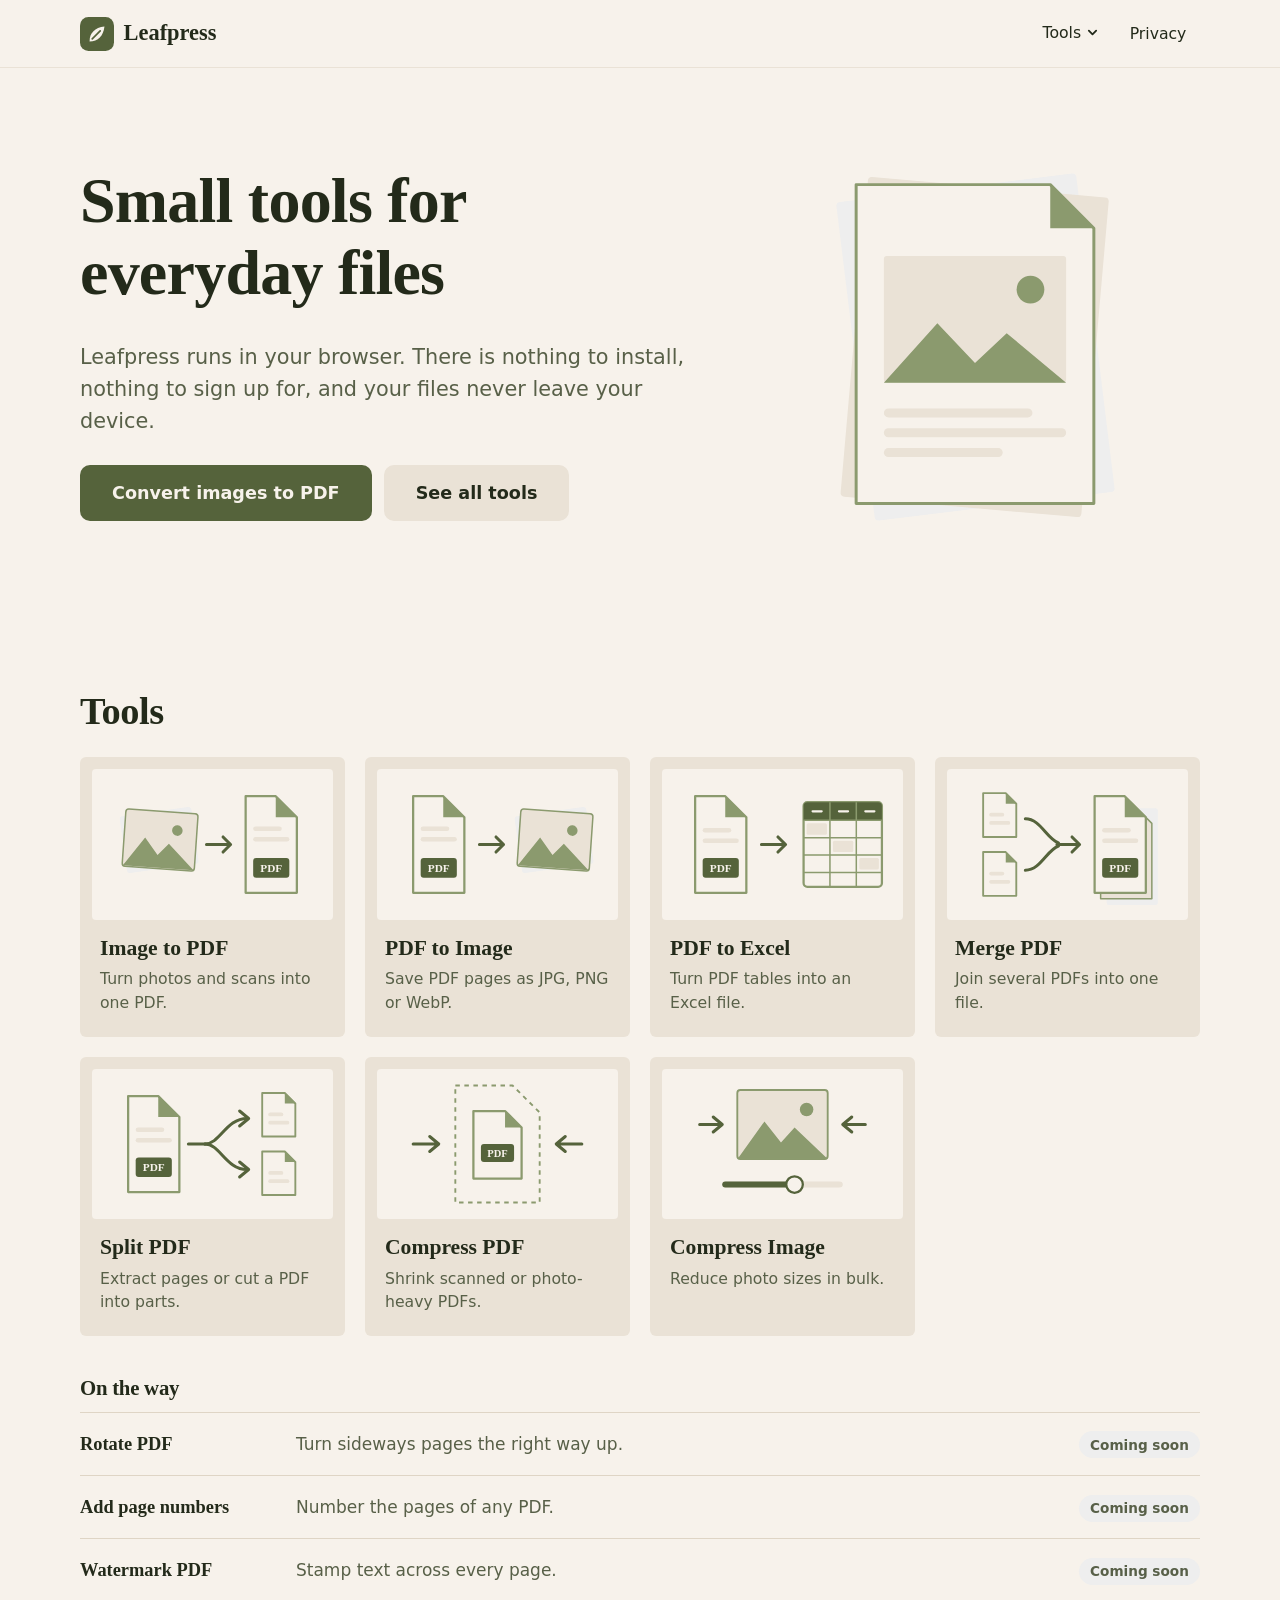
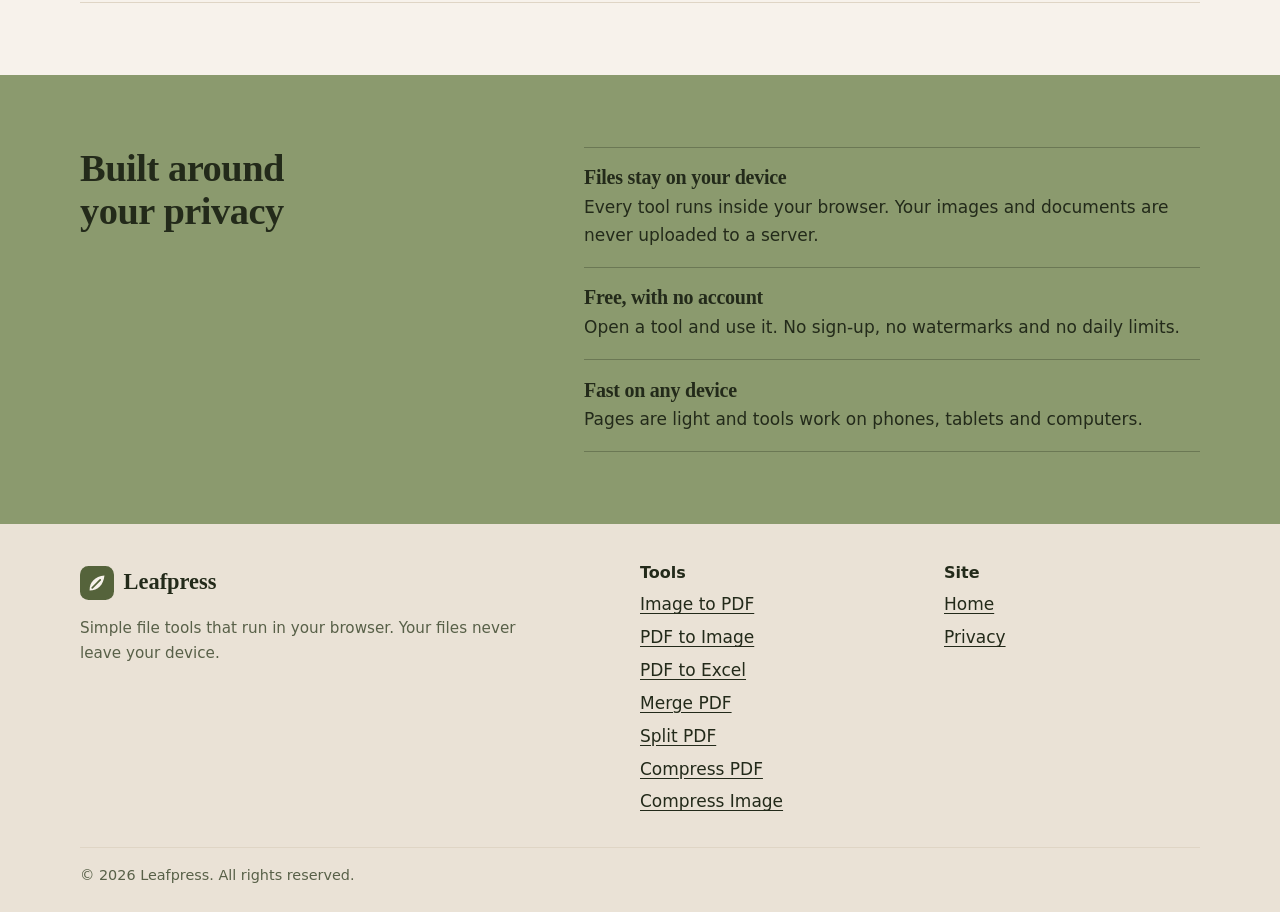
<file: index.html>
<!DOCTYPE html>
<html lang="en">
<head>
  <meta charset="utf-8">
  <meta name="viewport" content="width=device-width, initial-scale=1">

  <!-- SEO: replace https://www.yourdomain.com with your real domain everywhere (search and replace). -->
  <title>Leafpress – Free Online File Tools That Run in Your Browser</title>
  <meta name="description" content="Free browser-based tools to convert PDF to Excel, merge and split PDFs, convert images to PDF, and compress PDFs and images. Nothing uploaded.">
  <link rel="canonical" href="https://www.yourdomain.com/">
  <meta name="robots" content="index, follow, max-image-preview:large">
  <meta name="theme-color" content="#8B9A6E">

  <meta property="og:type" content="website">
  <meta property="og:site_name" content="Leafpress">
  <meta property="og:title" content="Leafpress – Free Online File Tools That Run in Your Browser">
  <meta property="og:description" content="Convert and compress PDFs and images in your browser. Nothing is uploaded.">
  <meta property="og:url" content="https://www.yourdomain.com/">
  <meta property="og:image" content="https://www.yourdomain.com/og-image.png">
  <meta property="og:image:width" content="1200">
  <meta property="og:image:height" content="630">
  <meta property="og:image:alt" content="Leafpress, small tools for everyday files">
  <meta name="twitter:card" content="summary_large_image">
  <meta name="twitter:title" content="Leafpress – Free Online File Tools That Run in Your Browser">
  <meta name="twitter:description" content="Convert and compress PDFs and images in your browser. Nothing is uploaded.">
  <meta name="twitter:image" content="https://www.yourdomain.com/og-image.png">

  <link rel="icon" href="favicon.svg" type="image/svg+xml">
  <link rel="icon" href="favicon.ico" sizes="32x32">
  <link rel="apple-touch-icon" href="apple-touch-icon.png">
  <link rel="manifest" href="site.webmanifest">

  <link rel="stylesheet" href="style.css">
  <script src="main.js" defer></script>

  <script type="application/ld+json">
  {
    "@context": "https://schema.org",
    "@graph": [
      {
        "@type": "WebSite",
        "name": "Leafpress",
        "url": "https://www.yourdomain.com/",
        "description": "Simple, free file tools that run in your browser."
      },
      {
        "@type": "Organization",
        "name": "Leafpress",
        "url": "https://www.yourdomain.com/",
        "logo": "https://www.yourdomain.com/icon-512.png"
      }
    ]
  }
  </script>
</head>
<body>
  <a class="skip-link" href="#main">Skip to content</a>

  <header class="site-header">
    <div class="container header-inner">
      <a class="brand" href="index.html" aria-label="Leafpress home">
        <svg class="brand-mark" viewBox="0 0 32 32" aria-hidden="true">
          <rect width="32" height="32" rx="8" fill="#55633B"/>
          <path d="M9 23C9 15 14 10 23 9C22 18 17 23 9 23Z" fill="#F7F2EB"/>
          <path d="M11.5 20.5L19 13" stroke="#55633B" stroke-width="1.6" stroke-linecap="round" fill="none"/>
        </svg>
        <span>Leafpress</span>
      </a>
      <nav class="site-nav" aria-label="Main">
        <ul>
          <li class="has-menu">
            <button class="menu-toggle" type="button" aria-expanded="false" aria-controls="tools-menu">
              Tools
              <svg viewBox="0 0 12 12" fill="none" stroke="currentColor" stroke-width="2" stroke-linecap="round" stroke-linejoin="round" aria-hidden="true"><path d="M2 4l4 4 4-4"/></svg>
            </button>
            <ul class="tools-menu" id="tools-menu">
              <li><a href="image-to-pdf.html"><span class="tm-name">Image to PDF</span><span class="tm-desc">Combine photos into one PDF</span></a></li>
              <li><a href="pdf-to-image.html"><span class="tm-name">PDF to Image</span><span class="tm-desc">Save PDF pages as JPG, PNG or WebP</span></a></li>
              <li><a href="pdf-to-excel.html"><span class="tm-name">PDF to Excel</span><span class="tm-desc">Turn PDF tables into an .xlsx file</span></a></li>
              <li><a href="merge-pdf.html"><span class="tm-name">Merge PDF</span><span class="tm-desc">Join several PDFs into one file</span></a></li>
              <li><a href="split-pdf.html"><span class="tm-name">Split PDF</span><span class="tm-desc">Extract pages or split into parts</span></a></li>
              <li><a href="compress-pdf.html"><span class="tm-name">Compress PDF</span><span class="tm-desc">Shrink scanned or photo-heavy PDFs</span></a></li>
              <li><a href="compress-image.html"><span class="tm-name">Compress Image</span><span class="tm-desc">Reduce JPG, PNG and WebP size</span></a></li>
              <li class="tm-all"><a href="index.html#tools"><span class="tm-name">See all tools</span></a></li>
            </ul>
          </li>
          <li><a href="privacy.html">Privacy</a></li>
        </ul>
      </nav>
    </div>
  </header>

  <main id="main">
    <section class="container hero" aria-labelledby="hero-heading">
      <div>
        <h1 id="hero-heading">Small tools for everyday files</h1>
        <p class="lead">Leafpress runs in your browser. There is nothing to install, nothing to sign up for, and your files never leave your device.</p>
        <div class="hero-actions">
          <a class="btn btn-primary btn-lg" href="image-to-pdf.html">Convert images to PDF</a>
          <a class="btn btn-secondary btn-lg" href="#tools">See all tools</a>
        </div>
      </div>

      <svg class="hero-art" viewBox="0 0 420 400" aria-hidden="true">
        <g transform="rotate(-7 210 200)">
          <rect x="88" y="42" width="244" height="324" rx="4" fill="#EEEEEE"/>
        </g>
        <g transform="rotate(5 210 200)">
          <rect x="88" y="42" width="244" height="324" rx="4" fill="#EAE2D6"/>
        </g>
        <path d="M90 40H286L330 84V362H90Z" fill="#F7F2EB" stroke="#8B9A6E" stroke-width="3" stroke-linejoin="round"/>
        <path d="M286 40V84H330Z" fill="#8B9A6E"/>
        <rect x="118" y="112" width="184" height="128" rx="3" fill="#EAE2D6"/>
        <circle cx="266" cy="146" r="14" fill="#8B9A6E"/>
        <path d="M118 240L172 180L210 220L242 190L302 240Z" fill="#8B9A6E"/>
        <rect x="118" y="266" width="150" height="9" rx="4.5" fill="#EAE2D6"/>
        <rect x="118" y="286" width="184" height="9" rx="4.5" fill="#EAE2D6"/>
        <rect x="118" y="306" width="120" height="9" rx="4.5" fill="#EAE2D6"/>
      </svg>
    </section>

    <section class="section container" id="tools" aria-labelledby="tools-heading">
      <h2 id="tools-heading">Tools</h2>

      <ul class="tools-grid">
        <li>
          <a class="tool-tile" href="image-to-pdf.html">
            <span class="tile-art"><img src="tool-image-to-pdf.svg" alt="" width="320" height="200" loading="lazy"></span>
            <span class="tile-title">Image to PDF</span>
            <span class="tile-text">Turn photos and scans into one PDF.</span>
          </a>
        </li>
        <li>
          <a class="tool-tile" href="pdf-to-image.html">
            <span class="tile-art"><img src="tool-pdf-to-image.svg" alt="" width="320" height="200" loading="lazy"></span>
            <span class="tile-title">PDF to Image</span>
            <span class="tile-text">Save PDF pages as JPG, PNG or WebP.</span>
          </a>
        </li>
        <li>
          <a class="tool-tile" href="pdf-to-excel.html">
            <span class="tile-art"><img src="tool-pdf-to-excel.svg" alt="" width="320" height="200" loading="lazy"></span>
            <span class="tile-title">PDF to Excel</span>
            <span class="tile-text">Turn PDF tables into an Excel file.</span>
          </a>
        </li>
        <li>
          <a class="tool-tile" href="merge-pdf.html">
            <span class="tile-art"><img src="tool-merge-pdf.svg" alt="" width="320" height="200" loading="lazy"></span>
            <span class="tile-title">Merge PDF</span>
            <span class="tile-text">Join several PDFs into one file.</span>
          </a>
        </li>
        <li>
          <a class="tool-tile" href="split-pdf.html">
            <span class="tile-art"><img src="tool-split-pdf.svg" alt="" width="320" height="200" loading="lazy"></span>
            <span class="tile-title">Split PDF</span>
            <span class="tile-text">Extract pages or cut a PDF into parts.</span>
          </a>
        </li>
        <li>
          <a class="tool-tile" href="compress-pdf.html">
            <span class="tile-art"><img src="tool-compress-pdf.svg" alt="" width="320" height="200" loading="lazy"></span>
            <span class="tile-title">Compress PDF</span>
            <span class="tile-text">Shrink scanned or photo-heavy PDFs.</span>
          </a>
        </li>
        <li>
          <a class="tool-tile" href="compress-image.html">
            <span class="tile-art"><img src="tool-compress-image.svg" alt="" width="320" height="200" loading="lazy"></span>
            <span class="tile-title">Compress Image</span>
            <span class="tile-text">Reduce photo sizes in bulk.</span>
          </a>
        </li>
      </ul>

      <h3 class="soon-title">On the way</h3>
      <ul class="soon-list">
        <li>
          <strong>Rotate PDF</strong>
          <span class="desc">Turn sideways pages the right way up.</span>
          <span class="tag">Coming soon</span>
        </li>
        <li>
          <strong>Add page numbers</strong>
          <span class="desc">Number the pages of any PDF.</span>
          <span class="tag">Coming soon</span>
        </li>
        <li>
          <strong>Watermark PDF</strong>
          <span class="desc">Stamp text across every page.</span>
          <span class="tag">Coming soon</span>
        </li>
      </ul>
    </section>

    <section class="band" aria-labelledby="why-heading">
      <div class="container">
        <div class="split">
          <div class="split-intro">
            <h2 id="why-heading">Built around your privacy</h2>
          </div>
          <ul class="points">
            <li>
              <h3>Files stay on your device</h3>
              <p>Every tool runs inside your browser. Your images and documents are never uploaded to a server.</p>
            </li>
            <li>
              <h3>Free, with no account</h3>
              <p>Open a tool and use it. No sign-up, no watermarks and no daily limits.</p>
            </li>
            <li>
              <h3>Fast on any device</h3>
              <p>Pages are light and tools work on phones, tablets and computers.</p>
            </li>
          </ul>
        </div>
      </div>
    </section>
  </main>

  <footer class="site-footer">
    <div class="container">
      <div class="footer-grid">
        <div>
          <a class="brand" href="index.html" aria-label="Leafpress home">
            <svg class="brand-mark" viewBox="0 0 32 32" aria-hidden="true">
              <rect width="32" height="32" rx="8" fill="#55633B"/>
              <path d="M9 23C9 15 14 10 23 9C22 18 17 23 9 23Z" fill="#F7F2EB"/>
              <path d="M11.5 20.5L19 13" stroke="#55633B" stroke-width="1.6" stroke-linecap="round" fill="none"/>
            </svg>
            <span>Leafpress</span>
          </a>
          <p class="footer-note">Simple file tools that run in your browser. Your files never leave your device.</p>
        </div>
        <div>
          <h2>Tools</h2>
          <ul>
            <li><a href="image-to-pdf.html">Image to PDF</a></li>
            <li><a href="pdf-to-image.html">PDF to Image</a></li>
            <li><a href="pdf-to-excel.html">PDF to Excel</a></li>
            <li><a href="merge-pdf.html">Merge PDF</a></li>
            <li><a href="split-pdf.html">Split PDF</a></li>
            <li><a href="compress-pdf.html">Compress PDF</a></li>
            <li><a href="compress-image.html">Compress Image</a></li>
          </ul>
        </div>
        <div>
          <h2>Site</h2>
          <ul>
            <li><a href="index.html">Home</a></li>
            <li><a href="privacy.html">Privacy</a></li>
          </ul>
        </div>
      </div>
      <div class="footer-base">
        <p>&copy; <span data-year>2026</span> Leafpress. All rights reserved.</p>
      </div>
    </div>
  </footer>
</body>
</html>
</file>
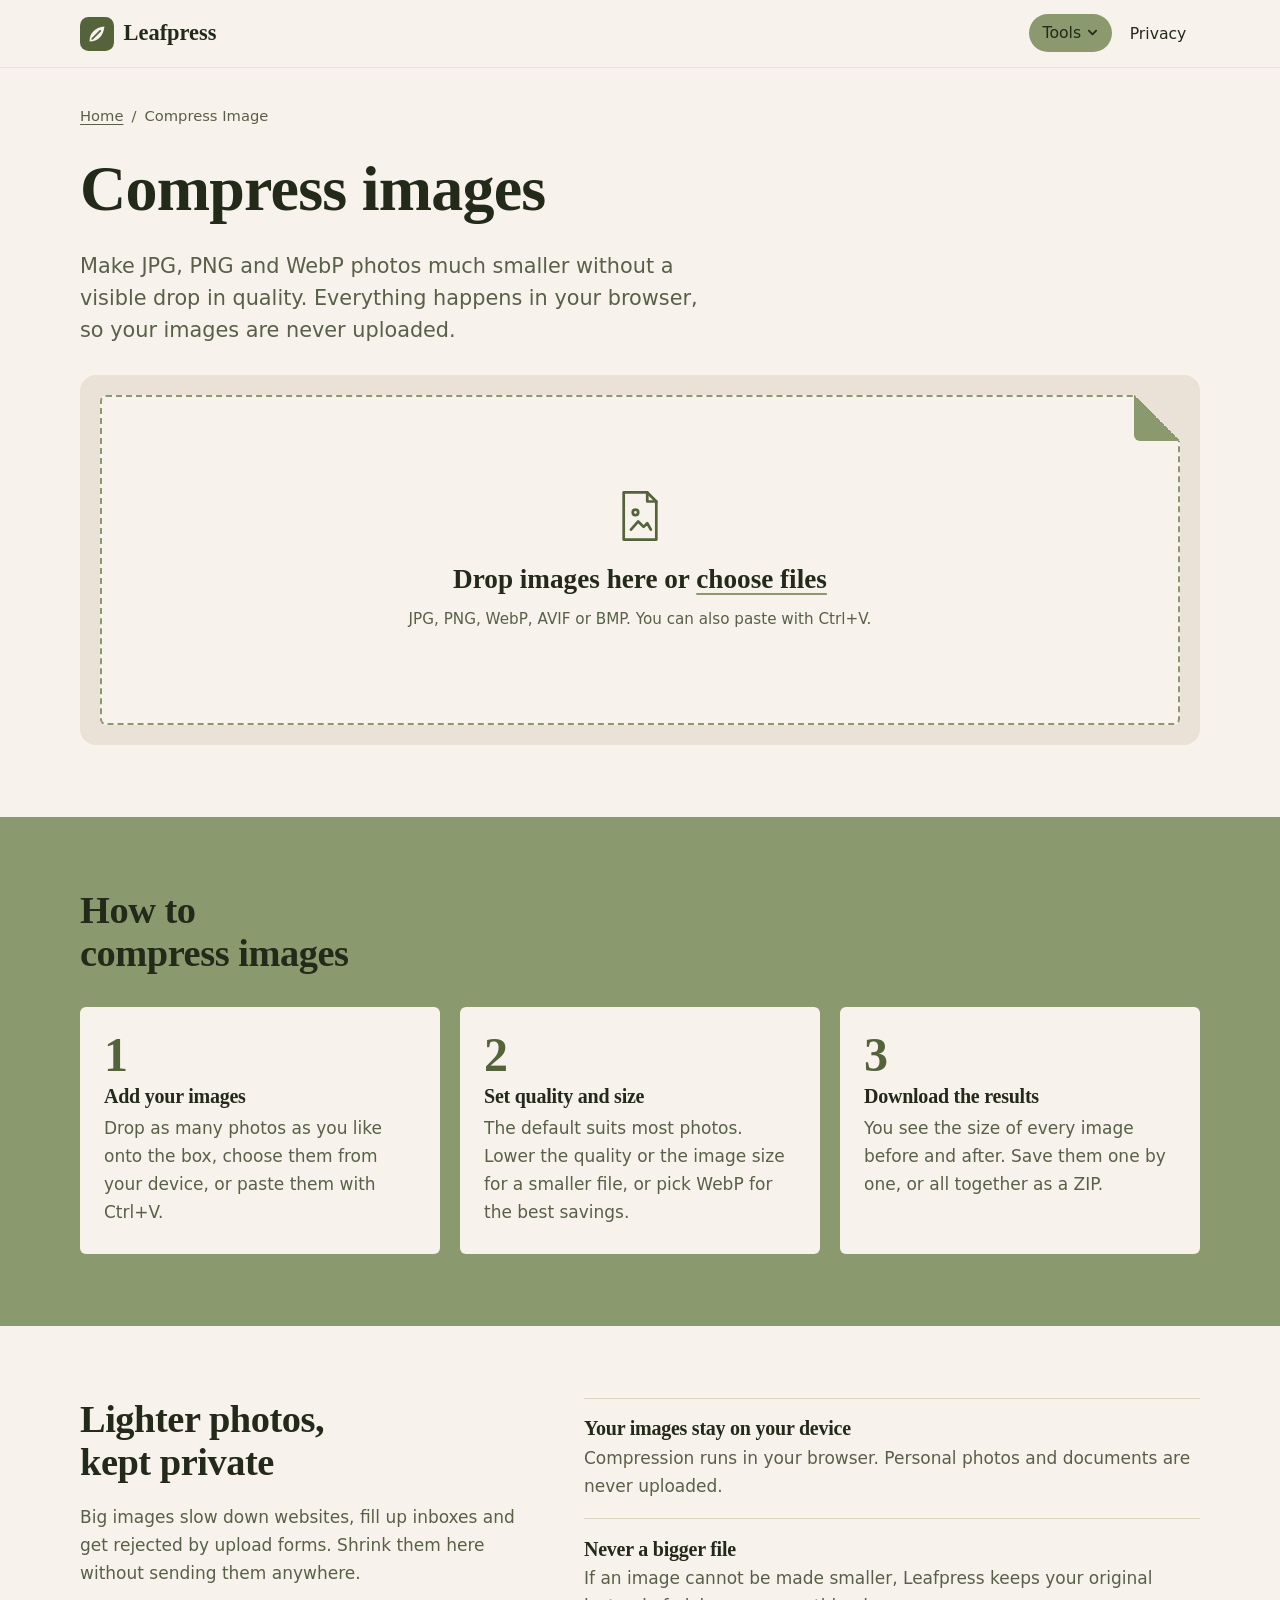
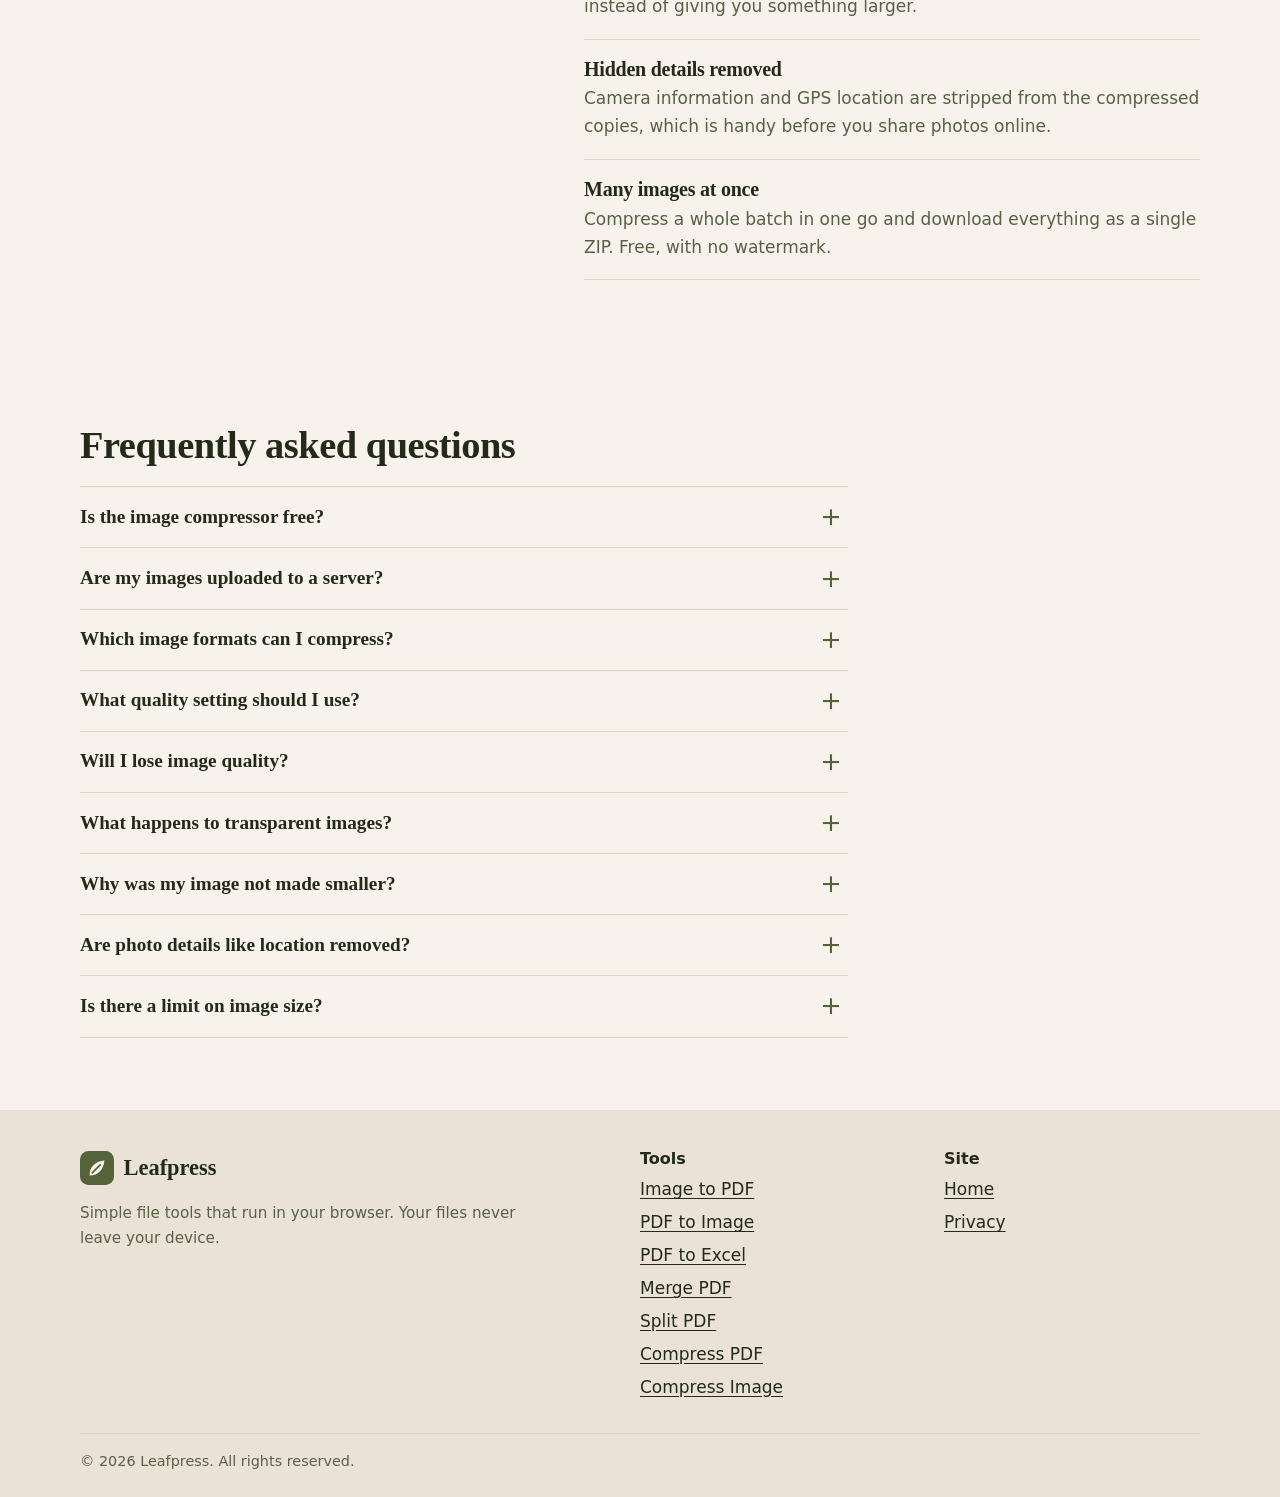
<file: compress-image.html>
<!DOCTYPE html>
<html lang="en">
<head>
  <meta charset="utf-8">
  <meta name="viewport" content="width=device-width, initial-scale=1">

  <!-- SEO: replace https://www.yourdomain.com with your real domain everywhere (search and replace). -->
  <title>Compress Images – Reduce JPG, PNG &amp; WebP Size | Leafpress</title>
  <meta name="description" content="Compress JPG, PNG and WebP images in your browser. Choose the quality and size, see how much you saved, and download a ZIP. Free, and nothing is uploaded.">
  <link rel="canonical" href="https://www.yourdomain.com/compress-image.html">
  <meta name="robots" content="index, follow, max-image-preview:large">
  <meta name="theme-color" content="#8B9A6E">

  <meta property="og:type" content="website">
  <meta property="og:site_name" content="Leafpress">
  <meta property="og:title" content="Compress Images – Reduce JPG, PNG &amp; WebP Size | Leafpress">
  <meta property="og:description" content="Shrink photos in bulk right in your browser. Nothing is uploaded.">
  <meta property="og:url" content="https://www.yourdomain.com/compress-image.html">
  <meta property="og:image" content="https://www.yourdomain.com/og-image.png">
  <meta property="og:image:width" content="1200">
  <meta property="og:image:height" content="630">
  <meta property="og:image:alt" content="Leafpress image compressor">
  <meta name="twitter:card" content="summary_large_image">
  <meta name="twitter:title" content="Compress Images – Reduce JPG, PNG &amp; WebP Size | Leafpress">
  <meta name="twitter:description" content="Shrink photos in bulk right in your browser. Nothing is uploaded.">
  <meta name="twitter:image" content="https://www.yourdomain.com/og-image.png">

  <link rel="icon" href="favicon.svg" type="image/svg+xml">
  <link rel="icon" href="favicon.ico" sizes="32x32">
  <link rel="apple-touch-icon" href="apple-touch-icon.png">
  <link rel="manifest" href="site.webmanifest">

  <link rel="stylesheet" href="style.css">
  <script src="main.js" defer></script>
  <script src="zip-builder.js" defer></script>
  <script src="compress-image.js" defer></script>

  <script type="application/ld+json">
  {
    "@context": "https://schema.org",
    "@graph": [
      {
        "@type": "WebApplication",
        "name": "Leafpress Compress Image",
        "url": "https://www.yourdomain.com/compress-image.html",
        "description": "Free online tool that reduces the file size of JPG, PNG and WebP images in your browser. Images are never uploaded.",
        "applicationCategory": "MultimediaApplication",
        "operatingSystem": "Any (web browser)",
        "browserRequirements": "Requires JavaScript",
        "isAccessibleForFree": true,
        "offers": {
          "@type": "Offer",
          "price": "0",
          "priceCurrency": "USD"
        }
      },
      {
        "@type": "BreadcrumbList",
        "itemListElement": [
          {
            "@type": "ListItem",
            "position": 1,
            "name": "Home",
            "item": "https://www.yourdomain.com/"
          },
          {
            "@type": "ListItem",
            "position": 2,
            "name": "Compress Image",
            "item": "https://www.yourdomain.com/compress-image.html"
          }
        ]
      },
      {
        "@type": "FAQPage",
        "mainEntity": [
          {
            "@type": "Question",
            "name": "Is the image compressor free?",
            "acceptedAnswer": {
              "@type": "Answer",
              "text": "Yes. There is no sign-up, no watermark and no limit on how many images you can compress."
            }
          },
          {
            "@type": "Question",
            "name": "Are my images uploaded to a server?",
            "acceptedAnswer": {
              "@type": "Answer",
              "text": "No. Leafpress compresses your images inside your browser, on your own device. The files are never sent to us or anyone else."
            }
          },
          {
            "@type": "Question",
            "name": "Which image formats can I compress?",
            "acceptedAnswer": {
              "@type": "Answer",
              "text": "JPG, PNG, WebP, AVIF and BMP work in most modern browsers. HEIC photos from an iPhone open only in Safari. Animated GIFs are not supported because they would lose their animation. You can save the results as JPG, WebP or PNG."
            }
          },
          {
            "@type": "Question",
            "name": "What quality setting should I use?",
            "acceptedAnswer": {
              "@type": "Answer",
              "text": "For photos, 70 to 80 usually looks the same as the original at a much smaller size. Go lower for the smallest files, and higher for images with fine detail such as text or line art."
            }
          },
          {
            "@type": "Question",
            "name": "Will I lose image quality?",
            "acceptedAnswer": {
              "@type": "Answer",
              "text": "JPG and WebP are lossy formats, so a little detail is discarded to save space. At the default setting the difference is hard to see. PNG is lossless, so PNG files keep their exact pixels and only get smaller if you also reduce their size. Choose WebP for much smaller files."
            }
          },
          {
            "@type": "Question",
            "name": "What happens to transparent images?",
            "acceptedAnswer": {
              "@type": "Answer",
              "text": "PNG and WebP keep transparency. JPG cannot be see-through, so transparent areas turn white if you save as JPG."
            }
          },
          {
            "@type": "Question",
            "name": "Why was my image not made smaller?",
            "acceptedAnswer": {
              "@type": "Answer",
              "text": "Some images are already well optimised. When the new file would not be smaller, Leafpress keeps your original so you never get a bigger file."
            }
          },
          {
            "@type": "Question",
            "name": "Are photo details like location removed?",
            "acceptedAnswer": {
              "@type": "Answer",
              "text": "Yes. Each image is redrawn, which removes hidden information such as camera details and GPS location. The picture is still shown the right way up."
            }
          },
          {
            "@type": "Question",
            "name": "Is there a limit on image size?",
            "acceptedAnswer": {
              "@type": "Answer",
              "text": "Leafpress does not limit the number of files. To work in every browser, photos larger than about 16 megapixels are reduced to that size. If a large batch stalls, compress it in smaller groups."
            }
          }
        ]
      }
    ]
  }
  </script>
</head>
<body>
  <a class="skip-link" href="#main">Skip to content</a>

  <header class="site-header">
    <div class="container header-inner">
      <a class="brand" href="index.html" aria-label="Leafpress home">
        <svg class="brand-mark" viewBox="0 0 32 32" aria-hidden="true">
          <rect width="32" height="32" rx="8" fill="#55633B"/>
          <path d="M9 23C9 15 14 10 23 9C22 18 17 23 9 23Z" fill="#F7F2EB"/>
          <path d="M11.5 20.5L19 13" stroke="#55633B" stroke-width="1.6" stroke-linecap="round" fill="none"/>
        </svg>
        <span>Leafpress</span>
      </a>
      <nav class="site-nav" aria-label="Main">
        <ul>
          <li class="has-menu">
            <button class="menu-toggle is-current" type="button" aria-expanded="false" aria-controls="tools-menu">
              Tools
              <svg viewBox="0 0 12 12" fill="none" stroke="currentColor" stroke-width="2" stroke-linecap="round" stroke-linejoin="round" aria-hidden="true"><path d="M2 4l4 4 4-4"/></svg>
            </button>
            <ul class="tools-menu" id="tools-menu">
              <li><a href="image-to-pdf.html"><span class="tm-name">Image to PDF</span><span class="tm-desc">Combine photos into one PDF</span></a></li>
              <li><a href="pdf-to-image.html"><span class="tm-name">PDF to Image</span><span class="tm-desc">Save PDF pages as JPG, PNG or WebP</span></a></li>
              <li><a href="pdf-to-excel.html"><span class="tm-name">PDF to Excel</span><span class="tm-desc">Turn PDF tables into an .xlsx file</span></a></li>
              <li><a href="merge-pdf.html"><span class="tm-name">Merge PDF</span><span class="tm-desc">Join several PDFs into one file</span></a></li>
              <li><a href="split-pdf.html"><span class="tm-name">Split PDF</span><span class="tm-desc">Extract pages or split into parts</span></a></li>
              <li><a href="compress-pdf.html"><span class="tm-name">Compress PDF</span><span class="tm-desc">Shrink scanned or photo-heavy PDFs</span></a></li>
              <li><a href="compress-image.html" aria-current="page"><span class="tm-name">Compress Image</span><span class="tm-desc">Reduce JPG, PNG and WebP size</span></a></li>
              <li class="tm-all"><a href="index.html#tools"><span class="tm-name">See all tools</span></a></li>
            </ul>
          </li>
          <li><a href="privacy.html">Privacy</a></li>
        </ul>
      </nav>
    </div>
  </header>

  <main id="main">
    <div class="container page-head">
      <nav class="breadcrumb" aria-label="Breadcrumb">
        <ol>
          <li><a href="index.html">Home</a></li>
          <li aria-current="page">Compress Image</li>
        </ol>
      </nav>
      <h1>Compress images</h1>
      <p class="lead">Make JPG, PNG and WebP photos much smaller without a visible drop in quality. Everything happens in your browser, so your images are never uploaded.</p>
    </div>

    <section class="tool container" id="tool" aria-labelledby="tool-heading">
      <h2 id="tool-heading" class="visually-hidden">Compress your images</h2>

      <div class="tool-card" id="tool-card">
        <div class="dropzone" id="dropzone" role="button" tabindex="0" aria-describedby="dz-hint">
          <svg class="dz-icon" viewBox="0 0 64 64" fill="none" stroke="currentColor" stroke-width="3" stroke-linecap="round" stroke-linejoin="round" aria-hidden="true">
            <path d="M14 6h26l10 10v42H14z"/>
            <path d="M40 6v10h10"/>
            <path d="M22 47l8-9 6 6 4-4 4 7"/>
            <circle cx="27" cy="28" r="3"/>
          </svg>
          <p class="dz-title">Drop images here or <span class="dz-browse">choose files</span></p>
          <p class="dz-hint" id="dz-hint">JPG, PNG, WebP, AVIF or BMP. You can also paste with Ctrl+V.</p>
        </div>
        <input class="visually-hidden" id="file-input" type="file" accept="image/*" multiple tabindex="-1" aria-label="Choose images">

        <div class="workspace" id="workspace" hidden>
          <div class="workspace-head">
            <p class="summary" id="summary" aria-live="polite"></p>
            <div class="head-actions">
              <button class="btn btn-secondary btn-sm" id="add-more" type="button">Add more images</button>
              <button class="btn btn-quiet btn-sm" id="clear-all" type="button">Clear all</button>
            </div>
          </div>

          <ul class="img-list" id="file-list" aria-label="Images to compress"></ul>

          <div class="options">
            <div class="field">
              <label for="opt-format">Save as</label>
              <select id="opt-format">
                <option value="original" selected>Same as original</option>
                <option value="jpeg">JPG</option>
                <option value="webp">WebP (smallest)</option>
              </select>
            </div>
            <div class="field">
              <label for="opt-resize">Image size</label>
              <select id="opt-resize">
                <option value="0" selected>Keep original size</option>
                <option value="3840">Longest side 3840 px (4K)</option>
                <option value="2560">Longest side 2560 px</option>
                <option value="1920">Longest side 1920 px (Full HD)</option>
                <option value="1280">Longest side 1280 px</option>
                <option value="800">Longest side 800 px</option>
              </select>
            </div>
          </div>

          <div class="field field-wide">
            <label for="opt-quality">Quality</label>
            <div class="range-row">
              <input class="range" id="opt-quality" type="range" min="30" max="95" step="1" value="75" aria-describedby="quality-hint">
              <output class="range-value" id="quality-value" for="opt-quality">75%</output>
            </div>
            <p class="field-hint" id="quality-hint">Lower quality gives a smaller file. 70 to 80 usually looks the same for photos.</p>
          </div>

          <p class="note">PNG files keep their exact pixels, so they only get smaller if you also reduce the image size. Choose WebP or JPG for bigger savings. Saving as JPG turns transparent areas white.</p>

          <div class="actions">
            <button class="btn btn-primary btn-lg" id="compress-btn" type="button" disabled>Compress image</button>
          </div>

          <div class="progress" id="progress" role="status" hidden>
            <div class="progress-track"><div class="progress-bar" id="progress-bar"></div></div>
            <p class="progress-text" id="progress-text"></p>
          </div>

          <div class="result" id="result" role="status" hidden>
            <p id="result-text"></p>
            <div class="result-actions">
              <a class="btn btn-primary" id="download-all" download="compressed-images.zip">Download all (ZIP)</a>
              <button class="btn btn-secondary" id="start-over" type="button">Start over</button>
            </div>
          </div>
        </div>

        <p class="error" id="error-msg" role="alert" hidden></p>
        <noscript><p class="noscript">This tool needs JavaScript to work. Please turn it on in your browser settings and reload the page.</p></noscript>
      </div>
    </section>

    <section class="band" aria-labelledby="how-heading">
      <div class="container">
        <h2 id="how-heading">How to compress images</h2>
        <ol class="steps">
          <li>
            <h3>Add your images</h3>
            <p>Drop as many photos as you like onto the box, choose them from your device, or paste them with Ctrl+V.</p>
          </li>
          <li>
            <h3>Set quality and size</h3>
            <p>The default suits most photos. Lower the quality or the image size for a smaller file, or pick WebP for the best savings.</p>
          </li>
          <li>
            <h3>Download the results</h3>
            <p>You see the size of every image before and after. Save them one by one, or all together as a ZIP.</p>
          </li>
        </ol>
      </div>
    </section>

    <section class="section container" aria-labelledby="why-heading">
      <div class="split">
        <div class="split-intro">
          <h2 id="why-heading">Lighter photos, kept private</h2>
          <p>Big images slow down websites, fill up inboxes and get rejected by upload forms. Shrink them here without sending them anywhere.</p>
        </div>
        <ul class="points">
          <li>
            <h3>Your images stay on your device</h3>
            <p>Compression runs in your browser. Personal photos and documents are never uploaded.</p>
          </li>
          <li>
            <h3>Never a bigger file</h3>
            <p>If an image cannot be made smaller, Leafpress keeps your original instead of giving you something larger.</p>
          </li>
          <li>
            <h3>Hidden details removed</h3>
            <p>Camera information and GPS location are stripped from the compressed copies, which is handy before you share photos online.</p>
          </li>
          <li>
            <h3>Many images at once</h3>
            <p>Compress a whole batch in one go and download everything as a single ZIP. Free, with no watermark.</p>
          </li>
        </ul>
      </div>
    </section>

    <section class="section container" id="faq" aria-labelledby="faq-heading">
      <h2 id="faq-heading">Frequently asked questions</h2>
      <div class="faq">
        <details>
          <summary>Is the image compressor free?</summary>
          <p>Yes. There is no sign-up, no watermark and no limit on how many images you can compress.</p>
        </details>
        <details>
          <summary>Are my images uploaded to a server?</summary>
          <p>No. Leafpress compresses your images inside your browser, on your own device. The files are never sent to us or anyone else.</p>
        </details>
        <details>
          <summary>Which image formats can I compress?</summary>
          <p>JPG, PNG, WebP, AVIF and BMP work in most modern browsers. HEIC photos from an iPhone open only in Safari. Animated GIFs are not supported because they would lose their animation. You can save the results as JPG, WebP or PNG.</p>
        </details>
        <details>
          <summary>What quality setting should I use?</summary>
          <p>For photos, 70 to 80 usually looks the same as the original at a much smaller size. Go lower for the smallest files, and higher for images with fine detail such as text or line art.</p>
        </details>
        <details>
          <summary>Will I lose image quality?</summary>
          <p>JPG and WebP are lossy formats, so a little detail is discarded to save space. At the default setting the difference is hard to see. PNG is lossless, so PNG files keep their exact pixels and only get smaller if you also reduce their size. Choose WebP for much smaller files.</p>
        </details>
        <details>
          <summary>What happens to transparent images?</summary>
          <p>PNG and WebP keep transparency. JPG cannot be see-through, so transparent areas turn white if you save as JPG.</p>
        </details>
        <details>
          <summary>Why was my image not made smaller?</summary>
          <p>Some images are already well optimised. When the new file would not be smaller, Leafpress keeps your original so you never get a bigger file.</p>
        </details>
        <details>
          <summary>Are photo details like location removed?</summary>
          <p>Yes. Each image is redrawn, which removes hidden information such as camera details and GPS location. The picture is still shown the right way up.</p>
        </details>
        <details>
          <summary>Is there a limit on image size?</summary>
          <p>Leafpress does not limit the number of files. To work in every browser, photos larger than about 16 megapixels are reduced to that size. If a large batch stalls, compress it in smaller groups.</p>
        </details>
      </div>
    </section>
  </main>

  <footer class="site-footer">
    <div class="container">
      <div class="footer-grid">
        <div>
          <a class="brand" href="index.html" aria-label="Leafpress home">
            <svg class="brand-mark" viewBox="0 0 32 32" aria-hidden="true">
              <rect width="32" height="32" rx="8" fill="#55633B"/>
              <path d="M9 23C9 15 14 10 23 9C22 18 17 23 9 23Z" fill="#F7F2EB"/>
              <path d="M11.5 20.5L19 13" stroke="#55633B" stroke-width="1.6" stroke-linecap="round" fill="none"/>
            </svg>
            <span>Leafpress</span>
          </a>
          <p class="footer-note">Simple file tools that run in your browser. Your files never leave your device.</p>
        </div>
        <div>
          <h2>Tools</h2>
          <ul>
            <li><a href="image-to-pdf.html">Image to PDF</a></li>
            <li><a href="pdf-to-image.html">PDF to Image</a></li>
            <li><a href="pdf-to-excel.html">PDF to Excel</a></li>
            <li><a href="merge-pdf.html">Merge PDF</a></li>
            <li><a href="split-pdf.html">Split PDF</a></li>
            <li><a href="compress-pdf.html">Compress PDF</a></li>
            <li><a href="compress-image.html">Compress Image</a></li>
          </ul>
        </div>
        <div>
          <h2>Site</h2>
          <ul>
            <li><a href="index.html">Home</a></li>
            <li><a href="privacy.html">Privacy</a></li>
          </ul>
        </div>
      </div>
      <div class="footer-base">
        <p>&copy; <span data-year>2026</span> Leafpress. All rights reserved.</p>
      </div>
    </div>
  </footer>
</body>
</html>
</file>
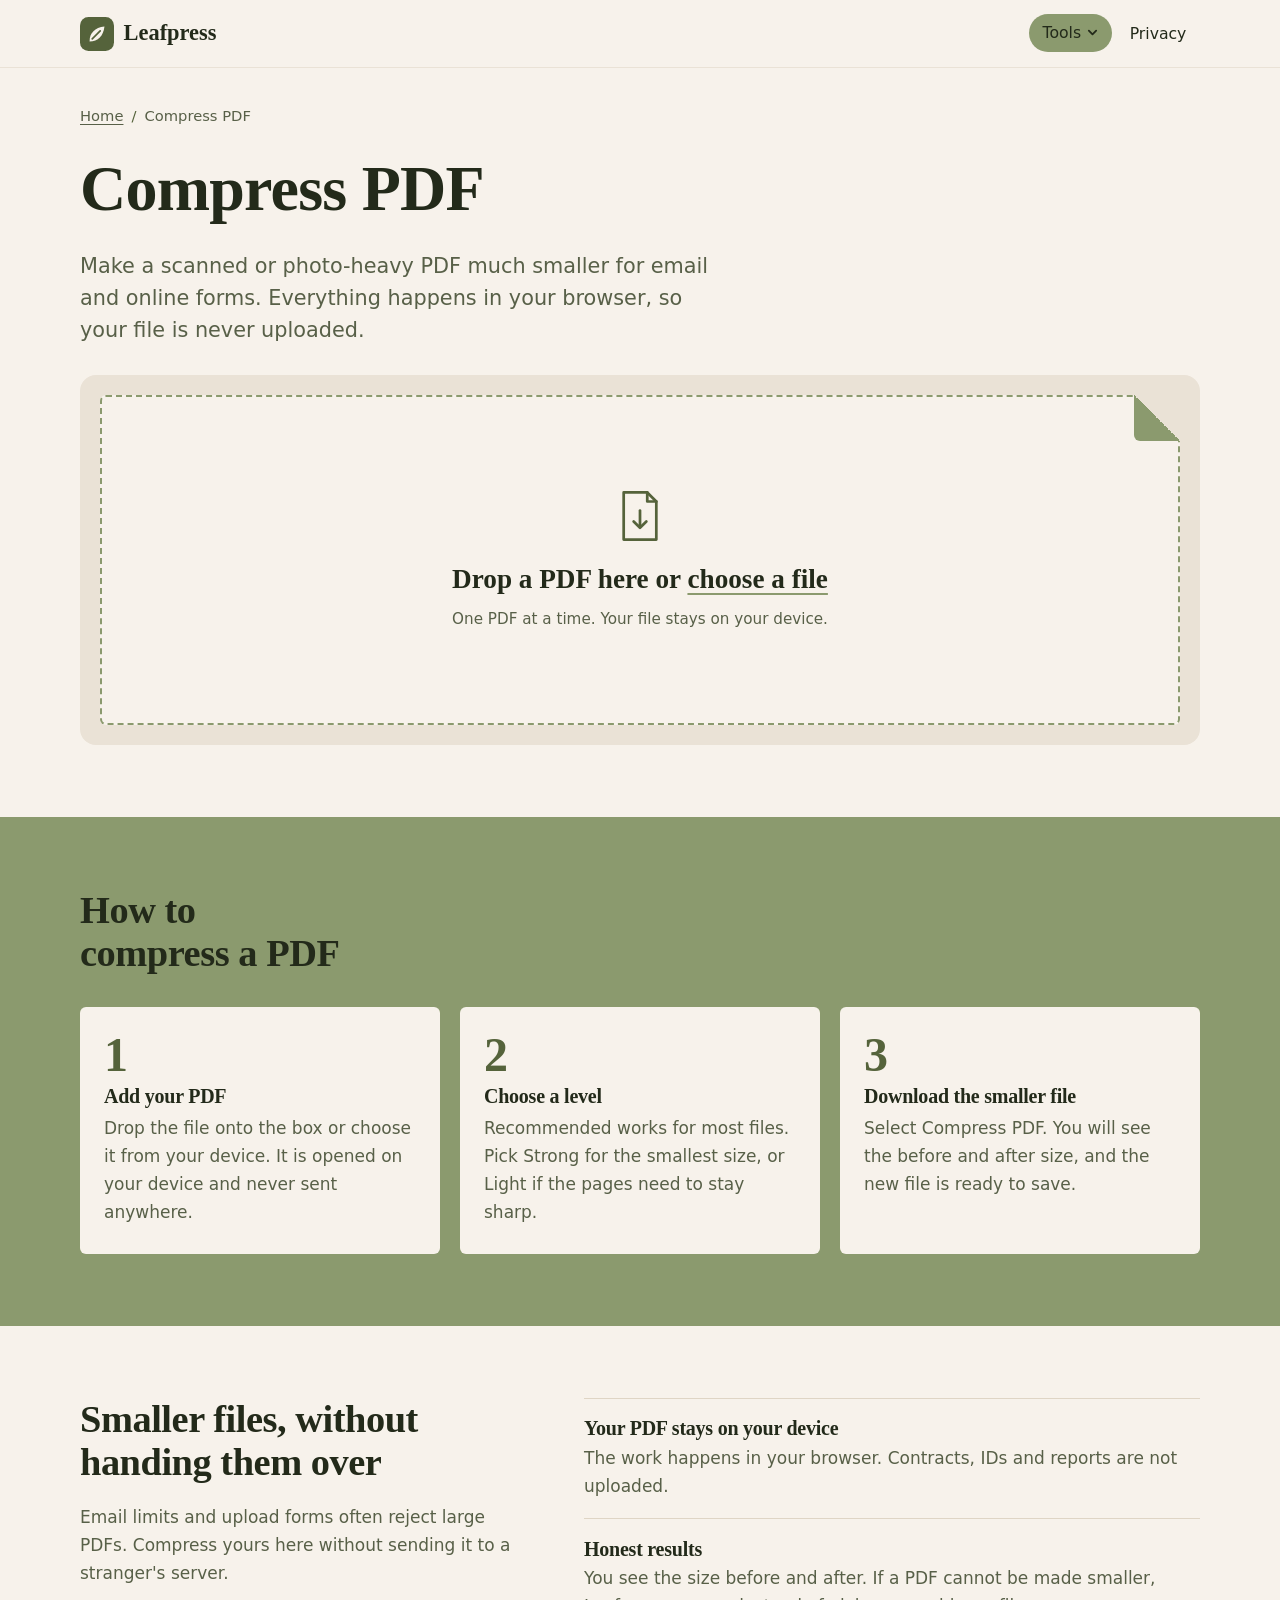
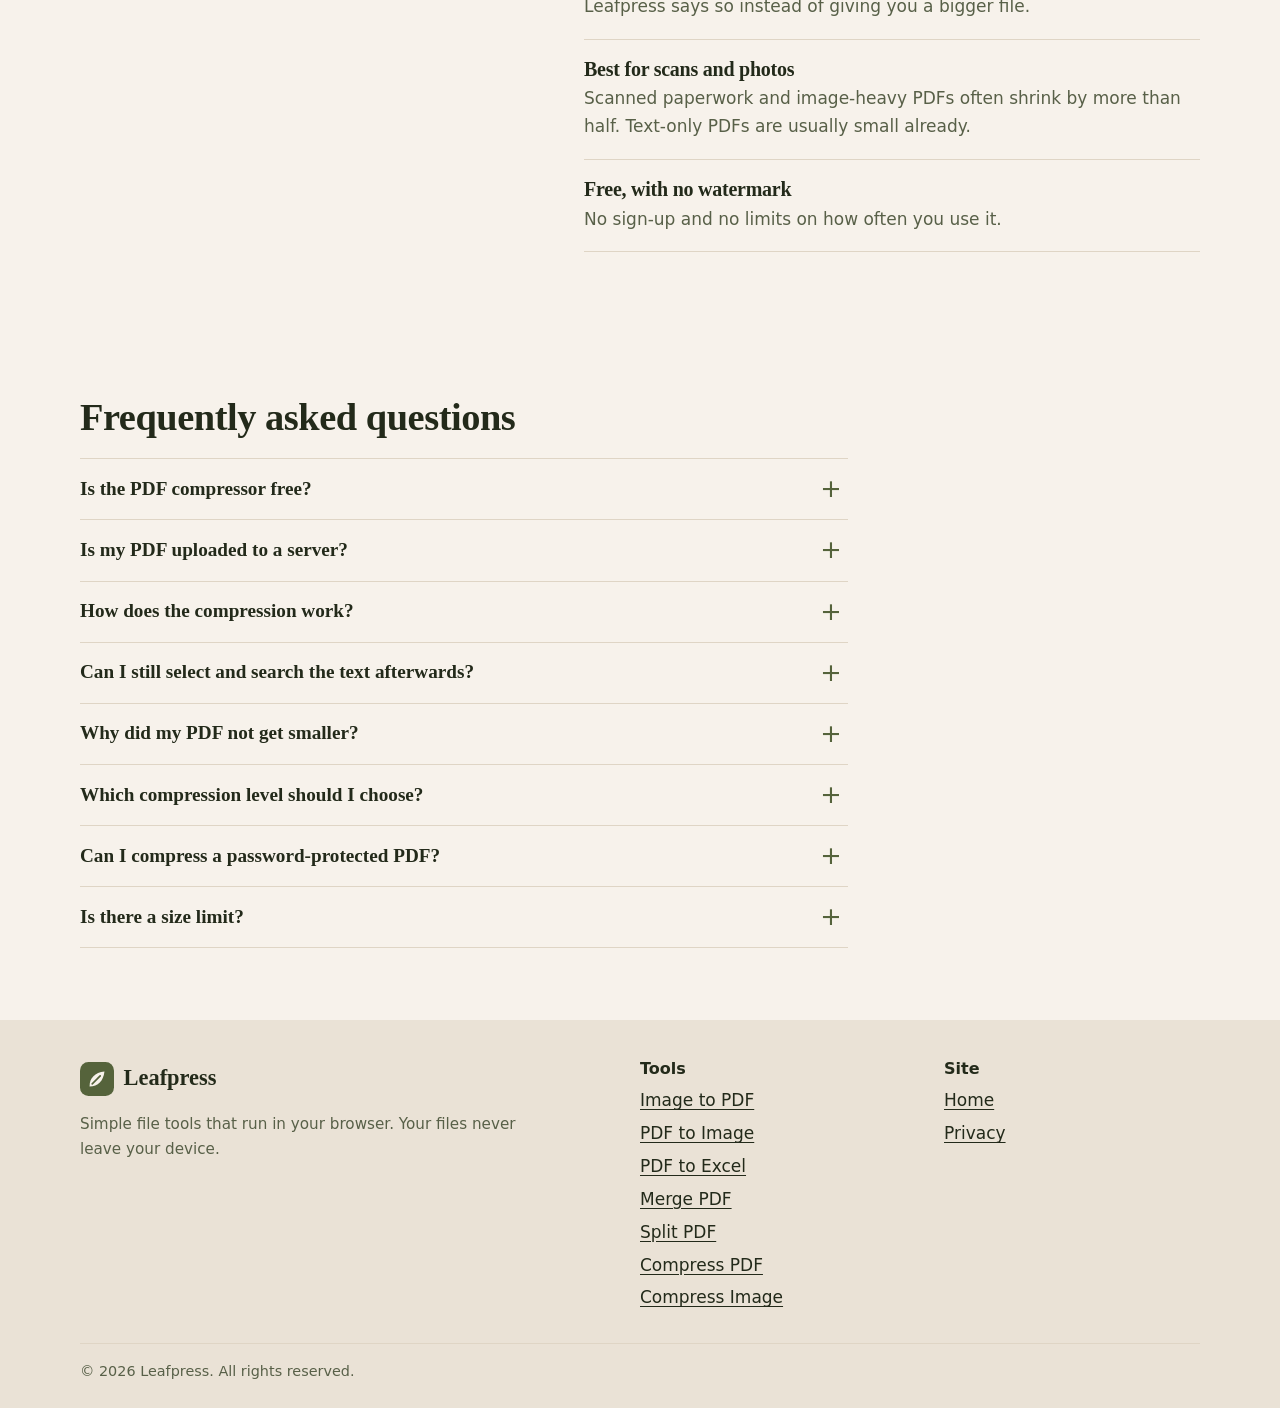
<file: compress-pdf.html>
<!DOCTYPE html>
<html lang="en">
<head>
  <meta charset="utf-8">
  <meta name="viewport" content="width=device-width, initial-scale=1">

  <!-- SEO: replace https://www.yourdomain.com with your real domain everywhere (search and replace). -->
  <title>Compress PDF – Reduce File Size, Free &amp; Private | Leafpress</title>
  <meta name="description" content="Make scanned or photo-heavy PDFs smaller right in your browser. Choose a compression level and download. Free, no sign-up, and your file is never uploaded.">
  <link rel="canonical" href="https://www.yourdomain.com/compress-pdf.html">
  <meta name="robots" content="index, follow, max-image-preview:large">
  <meta name="theme-color" content="#8B9A6E">

  <meta property="og:type" content="website">
  <meta property="og:site_name" content="Leafpress">
  <meta property="og:title" content="Compress PDF – Reduce File Size, Free &amp; Private | Leafpress">
  <meta property="og:description" content="Shrink scanned or photo-heavy PDFs in your browser. Nothing is uploaded.">
  <meta property="og:url" content="https://www.yourdomain.com/compress-pdf.html">
  <meta property="og:image" content="https://www.yourdomain.com/og-image.png">
  <meta property="og:image:width" content="1200">
  <meta property="og:image:height" content="630">
  <meta property="og:image:alt" content="Leafpress PDF compressor">
  <meta name="twitter:card" content="summary_large_image">
  <meta name="twitter:title" content="Compress PDF – Reduce File Size, Free &amp; Private | Leafpress">
  <meta name="twitter:description" content="Shrink scanned or photo-heavy PDFs in your browser. Nothing is uploaded.">
  <meta name="twitter:image" content="https://www.yourdomain.com/og-image.png">

  <link rel="icon" href="favicon.svg" type="image/svg+xml">
  <link rel="icon" href="favicon.ico" sizes="32x32">
  <link rel="apple-touch-icon" href="apple-touch-icon.png">
  <link rel="manifest" href="site.webmanifest">

  <link rel="stylesheet" href="style.css">
  <script src="main.js" defer></script>
  <script src="pdf-builder.js" defer></script>
  <script src="compress-pdf.js" defer></script>

  <script type="application/ld+json">
  {
    "@context": "https://schema.org",
    "@graph": [
      {
        "@type": "WebApplication",
        "name": "Leafpress Compress PDF",
        "url": "https://www.yourdomain.com/compress-pdf.html",
        "description": "Free online tool that reduces the size of scanned or photo-heavy PDF files in your browser. Files are never uploaded.",
        "applicationCategory": "UtilitiesApplication",
        "operatingSystem": "Any (web browser)",
        "browserRequirements": "Requires JavaScript",
        "isAccessibleForFree": true,
        "offers": {
          "@type": "Offer",
          "price": "0",
          "priceCurrency": "USD"
        }
      },
      {
        "@type": "BreadcrumbList",
        "itemListElement": [
          {
            "@type": "ListItem",
            "position": 1,
            "name": "Home",
            "item": "https://www.yourdomain.com/"
          },
          {
            "@type": "ListItem",
            "position": 2,
            "name": "Compress PDF",
            "item": "https://www.yourdomain.com/compress-pdf.html"
          }
        ]
      },
      {
        "@type": "FAQPage",
        "mainEntity": [
          {
            "@type": "Question",
            "name": "Is the PDF compressor free?",
            "acceptedAnswer": {
              "@type": "Answer",
              "text": "Yes. There is no sign-up, no watermark and no limit on how many times you can use it."
            }
          },
          {
            "@type": "Question",
            "name": "Is my PDF uploaded to a server?",
            "acceptedAnswer": {
              "@type": "Answer",
              "text": "No. Leafpress compresses your PDF inside your browser, on your own device. The file is never sent to us or anyone else, so it is suitable for private documents."
            }
          },
          {
            "@type": "Question",
            "name": "How does the compression work?",
            "acceptedAnswer": {
              "@type": "Answer",
              "text": "Each page is redrawn as an image at a lower resolution, saved with JPEG compression, and the pages are joined into a new PDF. This works very well for scans and PDFs full of photos."
            }
          },
          {
            "@type": "Question",
            "name": "Can I still select and search the text afterwards?",
            "acceptedAnswer": {
              "@type": "Answer",
              "text": "No. Because the pages become images, text can no longer be selected, copied or searched, and links and form fields stop working. Keep your original file if you need those."
            }
          },
          {
            "@type": "Question",
            "name": "Why did my PDF not get smaller?",
            "acceptedAnswer": {
              "@type": "Answer",
              "text": "PDFs made mostly of text and simple graphics are already small, and turning them into images would make them bigger. When that happens Leafpress tells you and does not offer the larger file."
            }
          },
          {
            "@type": "Question",
            "name": "Which compression level should I choose?",
            "acceptedAnswer": {
              "@type": "Answer",
              "text": "Recommended suits most email and online forms. Strong gives the smallest file for on-screen reading. Light keeps pages sharper if you may print them."
            }
          },
          {
            "@type": "Question",
            "name": "Can I compress a password-protected PDF?",
            "acceptedAnswer": {
              "@type": "Answer",
              "text": "Not directly. Remove the password first, then compress the unlocked copy."
            }
          },
          {
            "@type": "Question",
            "name": "Is there a size limit?",
            "acceptedAnswer": {
              "@type": "Answer",
              "text": "Leafpress does not set a limit. The practical limit is your device's memory, and large PDFs with hundreds of pages take longer, so split very big files into parts if it stalls."
            }
          }
        ]
      }
    ]
  }
  </script>
</head>
<body>
  <a class="skip-link" href="#main">Skip to content</a>

  <header class="site-header">
    <div class="container header-inner">
      <a class="brand" href="index.html" aria-label="Leafpress home">
        <svg class="brand-mark" viewBox="0 0 32 32" aria-hidden="true">
          <rect width="32" height="32" rx="8" fill="#55633B"/>
          <path d="M9 23C9 15 14 10 23 9C22 18 17 23 9 23Z" fill="#F7F2EB"/>
          <path d="M11.5 20.5L19 13" stroke="#55633B" stroke-width="1.6" stroke-linecap="round" fill="none"/>
        </svg>
        <span>Leafpress</span>
      </a>
      <nav class="site-nav" aria-label="Main">
        <ul>
          <li class="has-menu">
            <button class="menu-toggle is-current" type="button" aria-expanded="false" aria-controls="tools-menu">
              Tools
              <svg viewBox="0 0 12 12" fill="none" stroke="currentColor" stroke-width="2" stroke-linecap="round" stroke-linejoin="round" aria-hidden="true"><path d="M2 4l4 4 4-4"/></svg>
            </button>
            <ul class="tools-menu" id="tools-menu">
              <li><a href="image-to-pdf.html"><span class="tm-name">Image to PDF</span><span class="tm-desc">Combine photos into one PDF</span></a></li>
              <li><a href="pdf-to-image.html"><span class="tm-name">PDF to Image</span><span class="tm-desc">Save PDF pages as JPG, PNG or WebP</span></a></li>
              <li><a href="pdf-to-excel.html"><span class="tm-name">PDF to Excel</span><span class="tm-desc">Turn PDF tables into an .xlsx file</span></a></li>
              <li><a href="merge-pdf.html"><span class="tm-name">Merge PDF</span><span class="tm-desc">Join several PDFs into one file</span></a></li>
              <li><a href="split-pdf.html"><span class="tm-name">Split PDF</span><span class="tm-desc">Extract pages or split into parts</span></a></li>
              <li><a href="compress-pdf.html" aria-current="page"><span class="tm-name">Compress PDF</span><span class="tm-desc">Shrink scanned or photo-heavy PDFs</span></a></li>
              <li><a href="compress-image.html"><span class="tm-name">Compress Image</span><span class="tm-desc">Reduce JPG, PNG and WebP size</span></a></li>
              <li class="tm-all"><a href="index.html#tools"><span class="tm-name">See all tools</span></a></li>
            </ul>
          </li>
          <li><a href="privacy.html">Privacy</a></li>
        </ul>
      </nav>
    </div>
  </header>

  <main id="main">
    <div class="container page-head">
      <nav class="breadcrumb" aria-label="Breadcrumb">
        <ol>
          <li><a href="index.html">Home</a></li>
          <li aria-current="page">Compress PDF</li>
        </ol>
      </nav>
      <h1>Compress PDF</h1>
      <p class="lead">Make a scanned or photo-heavy PDF much smaller for email and online forms. Everything happens in your browser, so your file is never uploaded.</p>
    </div>

    <section class="tool container" id="tool" aria-labelledby="tool-heading">
      <h2 id="tool-heading" class="visually-hidden">Compress your PDF</h2>

      <div class="tool-card" id="tool-card">
        <div class="dropzone" id="dropzone" role="button" tabindex="0" aria-describedby="dz-hint">
          <svg class="dz-icon" viewBox="0 0 64 64" fill="none" stroke="currentColor" stroke-width="3" stroke-linecap="round" stroke-linejoin="round" aria-hidden="true">
            <path d="M14 6h26l10 10v42H14z"/>
            <path d="M40 6v10h10"/>
            <path d="M32 26v18"/>
            <path d="M25 38l7 7 7-7"/>
          </svg>
          <p class="dz-title">Drop a PDF here or <span class="dz-browse">choose a file</span></p>
          <p class="dz-hint" id="dz-hint">One PDF at a time. Your file stays on your device.</p>
        </div>
        <input class="visually-hidden" id="file-input" type="file" accept="application/pdf,.pdf" tabindex="-1" aria-label="Choose a PDF">

        <div class="workspace" id="workspace" hidden>
          <div class="file-info">
            <svg class="file-info-icon" viewBox="0 0 64 64" fill="none" stroke="currentColor" stroke-width="3" stroke-linecap="round" stroke-linejoin="round" aria-hidden="true">
              <path d="M14 6h26l10 10v42H14z"/>
              <path d="M40 6v10h10"/>
              <path d="M22 34h20M22 42h20M22 26h10"/>
            </svg>
            <div class="file-info-text">
              <p class="file-info-name" id="file-name"></p>
              <p class="file-info-meta" id="file-meta"></p>
            </div>
            <button class="btn btn-secondary btn-sm" id="change-file" type="button">Change file</button>
          </div>

          <div class="options">
            <div class="field">
              <label for="opt-level">Compression level</label>
              <select id="opt-level">
                <option value="recommended" selected>Recommended (good quality, much smaller)</option>
                <option value="strong">Strong (smallest file)</option>
                <option value="light">Light (sharper pages)</option>
              </select>
            </div>
          </div>

          <p class="note">Pages are turned into compressed images. This works best for scans and photos. Text can no longer be selected or searched afterwards, so keep your original.</p>

          <div class="actions">
            <button class="btn btn-primary btn-lg" id="compress-btn" type="button" disabled>Compress PDF</button>
          </div>

          <div class="progress" id="progress" role="status" hidden>
            <div class="progress-track"><div class="progress-bar" id="progress-bar"></div></div>
            <p class="progress-text" id="progress-text"></p>
          </div>

          <div class="result" id="result" role="status" hidden>
            <p id="result-text"></p>
            <div class="result-actions">
              <a class="btn btn-primary" id="download-link" download="compressed.pdf">Download PDF</a>
              <button class="btn btn-secondary" id="start-over" type="button">Start over</button>
            </div>
          </div>

          <p class="notice" id="notice" role="status" hidden></p>
        </div>

        <p class="error" id="error-msg" role="alert" hidden></p>
        <noscript><p class="noscript">This tool needs JavaScript to work. Please turn it on in your browser settings and reload the page.</p></noscript>
      </div>
    </section>

    <section class="band" aria-labelledby="how-heading">
      <div class="container">
        <h2 id="how-heading">How to compress a PDF</h2>
        <ol class="steps">
          <li>
            <h3>Add your PDF</h3>
            <p>Drop the file onto the box or choose it from your device. It is opened on your device and never sent anywhere.</p>
          </li>
          <li>
            <h3>Choose a level</h3>
            <p>Recommended works for most files. Pick Strong for the smallest size, or Light if the pages need to stay sharp.</p>
          </li>
          <li>
            <h3>Download the smaller file</h3>
            <p>Select Compress PDF. You will see the before and after size, and the new file is ready to save.</p>
          </li>
        </ol>
      </div>
    </section>

    <section class="section container" aria-labelledby="why-heading">
      <div class="split">
        <div class="split-intro">
          <h2 id="why-heading">Smaller files, without handing them over</h2>
          <p>Email limits and upload forms often reject large PDFs. Compress yours here without sending it to a stranger's server.</p>
        </div>
        <ul class="points">
          <li>
            <h3>Your PDF stays on your device</h3>
            <p>The work happens in your browser. Contracts, IDs and reports are not uploaded.</p>
          </li>
          <li>
            <h3>Honest results</h3>
            <p>You see the size before and after. If a PDF cannot be made smaller, Leafpress says so instead of giving you a bigger file.</p>
          </li>
          <li>
            <h3>Best for scans and photos</h3>
            <p>Scanned paperwork and image-heavy PDFs often shrink by more than half. Text-only PDFs are usually small already.</p>
          </li>
          <li>
            <h3>Free, with no watermark</h3>
            <p>No sign-up and no limits on how often you use it.</p>
          </li>
        </ul>
      </div>
    </section>

    <section class="section container" id="faq" aria-labelledby="faq-heading">
      <h2 id="faq-heading">Frequently asked questions</h2>
      <div class="faq">
        <details>
          <summary>Is the PDF compressor free?</summary>
          <p>Yes. There is no sign-up, no watermark and no limit on how many times you can use it.</p>
        </details>
        <details>
          <summary>Is my PDF uploaded to a server?</summary>
          <p>No. Leafpress compresses your PDF inside your browser, on your own device. The file is never sent to us or anyone else, so it is suitable for private documents.</p>
        </details>
        <details>
          <summary>How does the compression work?</summary>
          <p>Each page is redrawn as an image at a lower resolution, saved with JPEG compression, and the pages are joined into a new PDF. This works very well for scans and PDFs full of photos.</p>
        </details>
        <details>
          <summary>Can I still select and search the text afterwards?</summary>
          <p>No. Because the pages become images, text can no longer be selected, copied or searched, and links and form fields stop working. Keep your original file if you need those.</p>
        </details>
        <details>
          <summary>Why did my PDF not get smaller?</summary>
          <p>PDFs made mostly of text and simple graphics are already small, and turning them into images would make them bigger. When that happens Leafpress tells you and does not offer the larger file.</p>
        </details>
        <details>
          <summary>Which compression level should I choose?</summary>
          <p>Recommended suits most email and online forms. Strong gives the smallest file for on-screen reading. Light keeps pages sharper if you may print them.</p>
        </details>
        <details>
          <summary>Can I compress a password-protected PDF?</summary>
          <p>Not directly. Remove the password first, then compress the unlocked copy.</p>
        </details>
        <details>
          <summary>Is there a size limit?</summary>
          <p>Leafpress does not set a limit. The practical limit is your device's memory, and large PDFs with hundreds of pages take longer, so split very big files into parts if it stalls.</p>
        </details>
      </div>
    </section>
  </main>

  <footer class="site-footer">
    <div class="container">
      <div class="footer-grid">
        <div>
          <a class="brand" href="index.html" aria-label="Leafpress home">
            <svg class="brand-mark" viewBox="0 0 32 32" aria-hidden="true">
              <rect width="32" height="32" rx="8" fill="#55633B"/>
              <path d="M9 23C9 15 14 10 23 9C22 18 17 23 9 23Z" fill="#F7F2EB"/>
              <path d="M11.5 20.5L19 13" stroke="#55633B" stroke-width="1.6" stroke-linecap="round" fill="none"/>
            </svg>
            <span>Leafpress</span>
          </a>
          <p class="footer-note">Simple file tools that run in your browser. Your files never leave your device.</p>
        </div>
        <div>
          <h2>Tools</h2>
          <ul>
            <li><a href="image-to-pdf.html">Image to PDF</a></li>
            <li><a href="pdf-to-image.html">PDF to Image</a></li>
            <li><a href="pdf-to-excel.html">PDF to Excel</a></li>
            <li><a href="merge-pdf.html">Merge PDF</a></li>
            <li><a href="split-pdf.html">Split PDF</a></li>
            <li><a href="compress-pdf.html">Compress PDF</a></li>
            <li><a href="compress-image.html">Compress Image</a></li>
          </ul>
        </div>
        <div>
          <h2>Site</h2>
          <ul>
            <li><a href="index.html">Home</a></li>
            <li><a href="privacy.html">Privacy</a></li>
          </ul>
        </div>
      </div>
      <div class="footer-base">
        <p>&copy; <span data-year>2026</span> Leafpress. All rights reserved.</p>
      </div>
    </div>
  </footer>
</body>
</html>
</file>
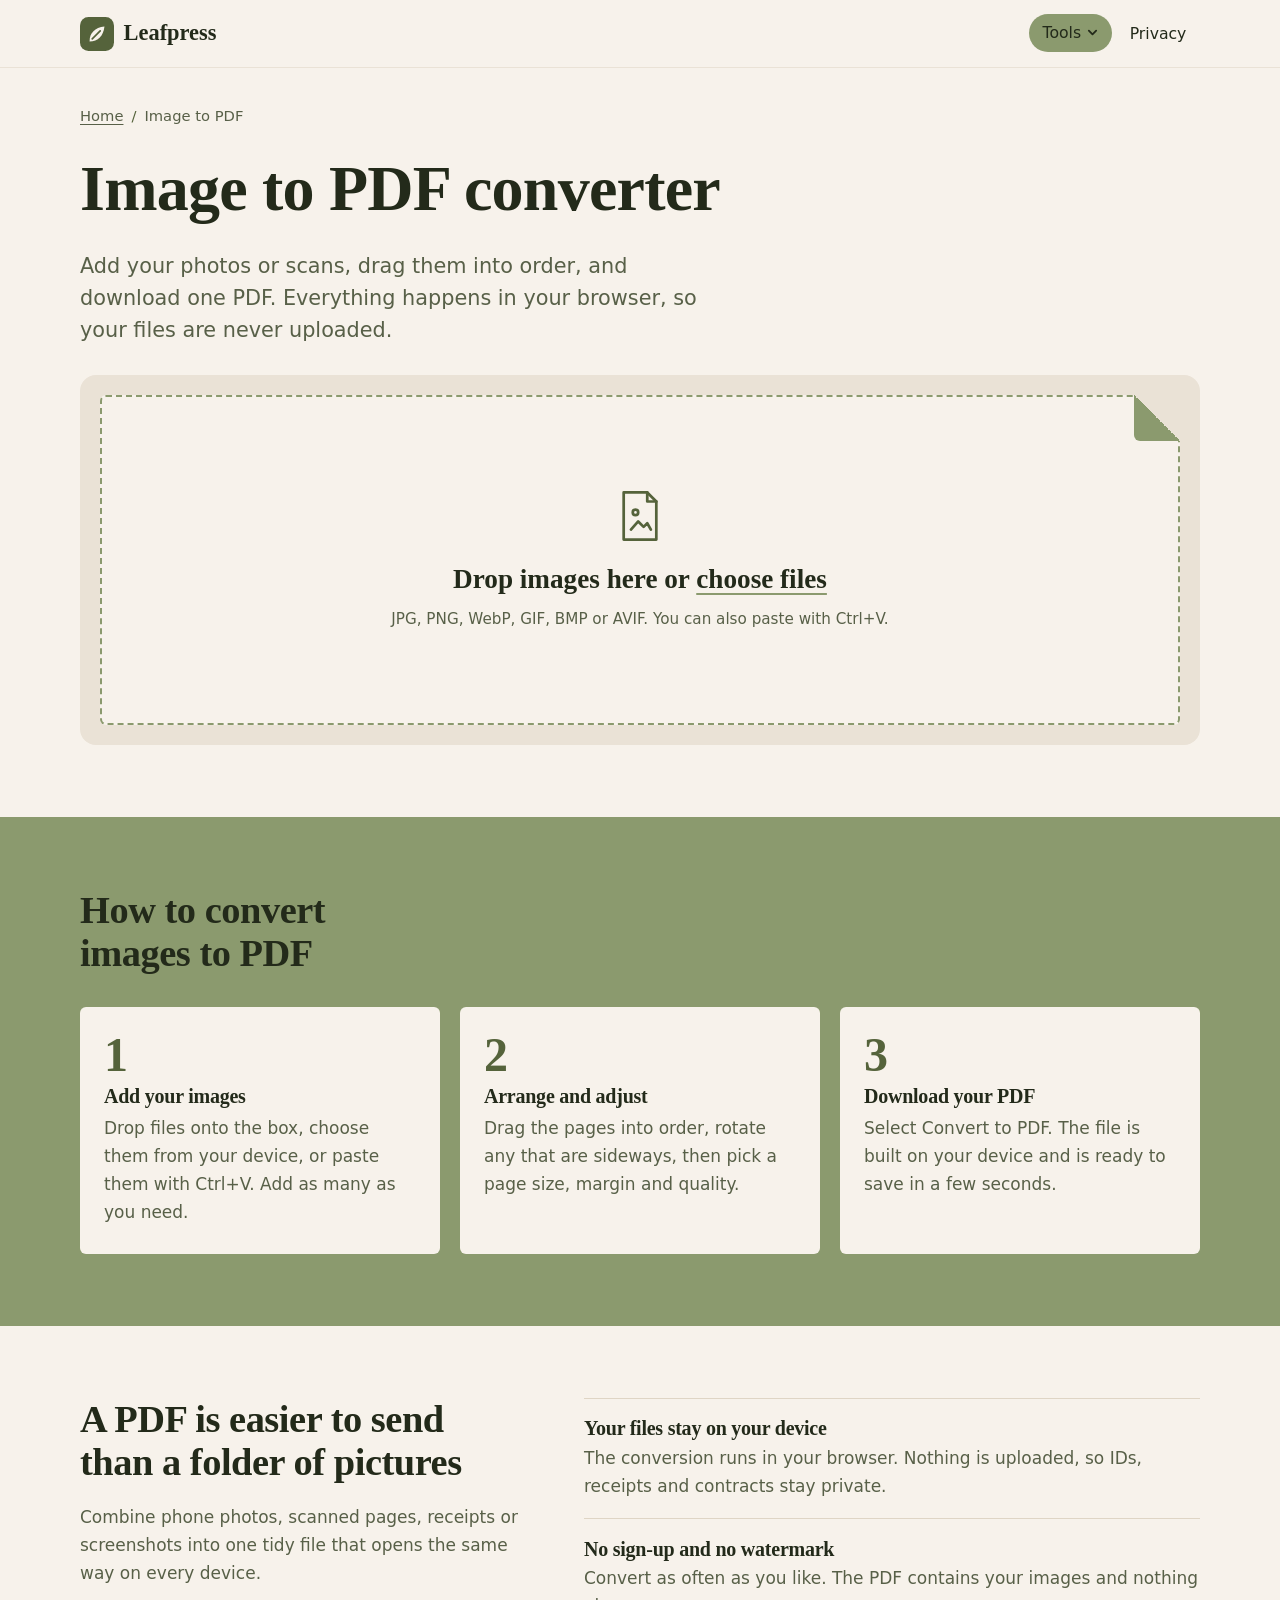
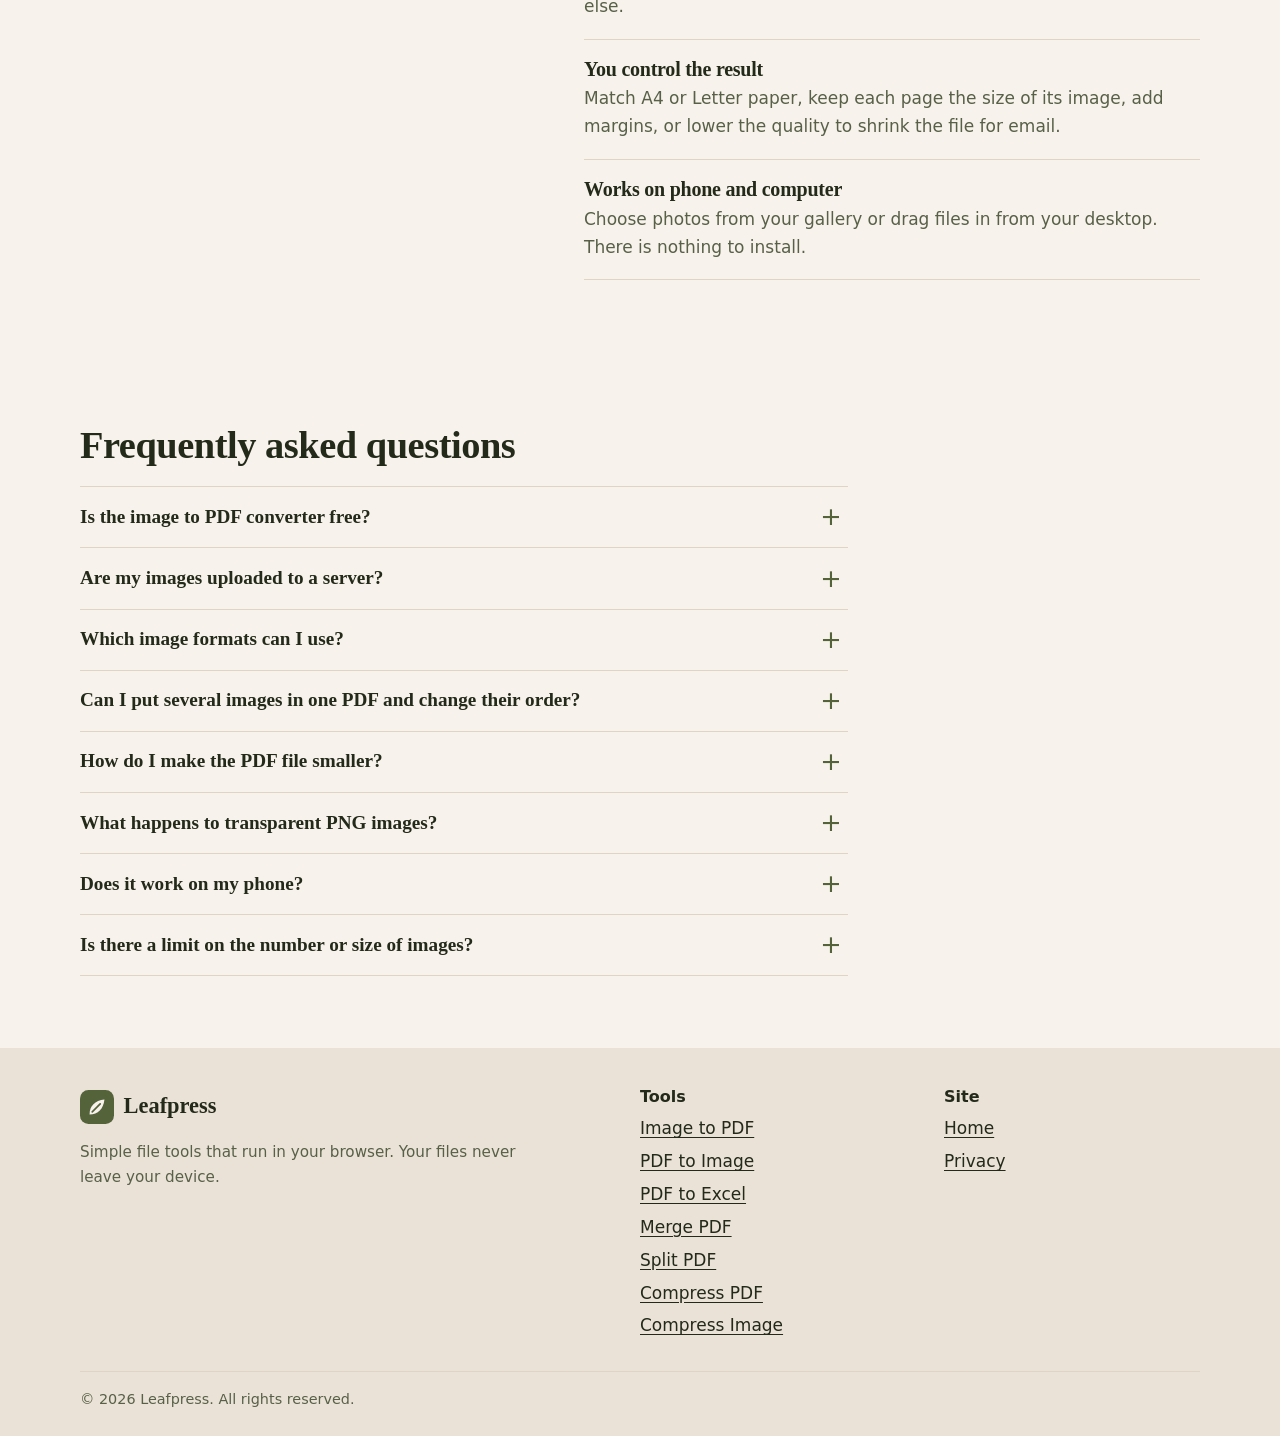
<file: image-to-pdf.html>
<!DOCTYPE html>
<html lang="en">
<head>
  <meta charset="utf-8">
  <meta name="viewport" content="width=device-width, initial-scale=1">

  <!-- SEO: replace https://www.yourdomain.com with your real domain everywhere (search and replace). -->
  <title>Image to PDF Converter – Free &amp; Private | Leafpress</title>
  <meta name="description" content="Convert JPG, PNG and WebP images to one PDF in your browser. Reorder, rotate and pick a page size. Free, no sign-up, and your files never leave your device.">
  <link rel="canonical" href="https://www.yourdomain.com/image-to-pdf.html">
  <meta name="robots" content="index, follow, max-image-preview:large">
  <meta name="theme-color" content="#8B9A6E">

  <!-- Open Graph and Twitter cards (how the page looks when shared) -->
  <meta property="og:type" content="website">
  <meta property="og:site_name" content="Leafpress">
  <meta property="og:title" content="Image to PDF Converter – Free &amp; Private | Leafpress">
  <meta property="og:description" content="Combine photos and scans into one PDF in your browser. Nothing is uploaded.">
  <meta property="og:url" content="https://www.yourdomain.com/image-to-pdf.html">
  <meta property="og:image" content="https://www.yourdomain.com/og-image.png">
  <meta property="og:image:width" content="1200">
  <meta property="og:image:height" content="630">
  <meta property="og:image:alt" content="Leafpress image to PDF converter">
  <meta name="twitter:card" content="summary_large_image">
  <meta name="twitter:title" content="Image to PDF Converter – Free &amp; Private | Leafpress">
  <meta name="twitter:description" content="Combine photos and scans into one PDF in your browser. Nothing is uploaded.">
  <meta name="twitter:image" content="https://www.yourdomain.com/og-image.png">

  <!-- Icons and manifest -->
  <link rel="icon" href="favicon.svg" type="image/svg+xml">
  <link rel="icon" href="favicon.ico" sizes="32x32">
  <link rel="apple-touch-icon" href="apple-touch-icon.png">
  <link rel="manifest" href="site.webmanifest">

  <link rel="stylesheet" href="style.css">
  <script src="main.js" defer></script>
  <script src="pdf-builder.js" defer></script>
  <script src="image-to-pdf.js" defer></script>

  <!-- Structured data: tells search engines this is a free web tool with an FAQ -->
  <script type="application/ld+json">
  {
    "@context": "https://schema.org",
    "@graph": [
      {
        "@type": "WebApplication",
        "name": "Leafpress Image to PDF",
        "url": "https://www.yourdomain.com/image-to-pdf.html",
        "description": "Free online tool that converts JPG, PNG and WebP images into a single PDF in your browser. Files are never uploaded.",
        "applicationCategory": "UtilitiesApplication",
        "operatingSystem": "Any (web browser)",
        "browserRequirements": "Requires JavaScript",
        "isAccessibleForFree": true,
        "offers": { "@type": "Offer", "price": "0", "priceCurrency": "USD" }
      },
      {
        "@type": "BreadcrumbList",
        "itemListElement": [
          { "@type": "ListItem", "position": 1, "name": "Home", "item": "https://www.yourdomain.com/" },
          { "@type": "ListItem", "position": 2, "name": "Image to PDF", "item": "https://www.yourdomain.com/image-to-pdf.html" }
        ]
      },
      {
        "@type": "FAQPage",
        "mainEntity": [
          {
            "@type": "Question",
            "name": "Is the image to PDF converter free?",
            "acceptedAnswer": { "@type": "Answer", "text": "Yes. There is no sign-up, no watermark and no limit on how many times you can use it." }
          },
          {
            "@type": "Question",
            "name": "Are my images uploaded to a server?",
            "acceptedAnswer": { "@type": "Answer", "text": "No. Leafpress converts your images inside your browser, on your own device. The files are never sent to us or anyone else, so it is suitable for private documents such as IDs, receipts and contracts." }
          },
          {
            "@type": "Question",
            "name": "Which image formats can I use?",
            "acceptedAnswer": { "@type": "Answer", "text": "JPG, PNG, WebP, GIF and BMP work in every modern browser, and AVIF works in most. HEIC photos from an iPhone open only in Safari. If your browser cannot read them, set your iPhone camera to Most Compatible or export them as JPG first. Animated GIFs use their first frame." }
          },
          {
            "@type": "Question",
            "name": "Can I put several images in one PDF and change their order?",
            "acceptedAnswer": { "@type": "Answer", "text": "Yes. Add as many images as you like, drag them into order or use the arrow buttons, and rotate any that are sideways. Each image becomes one page." }
          },
          {
            "@type": "Question",
            "name": "How do I make the PDF file smaller?",
            "acceptedAnswer": { "@type": "Answer", "text": "Choose Medium or Low under Quality. Medium is usually a good balance for email and online forms, and Low gives the smallest file. Large photos from modern phones are the main cause of big PDFs, and lowering the quality shrinks them." }
          },
          {
            "@type": "Question",
            "name": "What happens to transparent PNG images?",
            "acceptedAnswer": { "@type": "Answer", "text": "Pages are built from JPEG image data, which cannot be see-through, so transparent areas turn white." }
          },
          {
            "@type": "Question",
            "name": "Does it work on my phone?",
            "acceptedAnswer": { "@type": "Answer", "text": "Yes. Tap the box to choose photos from your gallery or take new ones with your camera, then download the PDF from your browser." }
          },
          {
            "@type": "Question",
            "name": "Is there a limit on the number or size of images?",
            "acceptedAnswer": { "@type": "Answer", "text": "Leafpress does not set a limit. The practical limit is your device's memory, so if a very large batch stalls, convert it in smaller groups." }
          }
        ]
      }
    ]
  }
  </script>
</head>
<body>
  <a class="skip-link" href="#main">Skip to content</a>

  <header class="site-header">
    <div class="container header-inner">
      <a class="brand" href="index.html" aria-label="Leafpress home">
        <svg class="brand-mark" viewBox="0 0 32 32" aria-hidden="true">
          <rect width="32" height="32" rx="8" fill="#55633B"/>
          <path d="M9 23C9 15 14 10 23 9C22 18 17 23 9 23Z" fill="#F7F2EB"/>
          <path d="M11.5 20.5L19 13" stroke="#55633B" stroke-width="1.6" stroke-linecap="round" fill="none"/>
        </svg>
        <span>Leafpress</span>
      </a>
      <nav class="site-nav" aria-label="Main">
        <ul>
          <li class="has-menu">
            <button class="menu-toggle is-current" type="button" aria-expanded="false" aria-controls="tools-menu">
              Tools
              <svg viewBox="0 0 12 12" fill="none" stroke="currentColor" stroke-width="2" stroke-linecap="round" stroke-linejoin="round" aria-hidden="true"><path d="M2 4l4 4 4-4"/></svg>
            </button>
            <ul class="tools-menu" id="tools-menu">
              <li><a href="image-to-pdf.html" aria-current="page"><span class="tm-name">Image to PDF</span><span class="tm-desc">Combine photos into one PDF</span></a></li>
              <li><a href="pdf-to-image.html"><span class="tm-name">PDF to Image</span><span class="tm-desc">Save PDF pages as JPG, PNG or WebP</span></a></li>
              <li><a href="pdf-to-excel.html"><span class="tm-name">PDF to Excel</span><span class="tm-desc">Turn PDF tables into an .xlsx file</span></a></li>
              <li><a href="merge-pdf.html"><span class="tm-name">Merge PDF</span><span class="tm-desc">Join several PDFs into one file</span></a></li>
              <li><a href="split-pdf.html"><span class="tm-name">Split PDF</span><span class="tm-desc">Extract pages or split into parts</span></a></li>
              <li><a href="compress-pdf.html"><span class="tm-name">Compress PDF</span><span class="tm-desc">Shrink scanned or photo-heavy PDFs</span></a></li>
              <li><a href="compress-image.html"><span class="tm-name">Compress Image</span><span class="tm-desc">Reduce JPG, PNG and WebP size</span></a></li>
              <li class="tm-all"><a href="index.html#tools"><span class="tm-name">See all tools</span></a></li>
            </ul>
          </li>
          <li><a href="privacy.html">Privacy</a></li>
        </ul>
      </nav>
    </div>
  </header>

  <main id="main">
    <div class="container page-head">
      <nav class="breadcrumb" aria-label="Breadcrumb">
        <ol>
          <li><a href="index.html">Home</a></li>
          <li aria-current="page">Image to PDF</li>
        </ol>
      </nav>
      <h1>Image to PDF converter</h1>
      <p class="lead">Add your photos or scans, drag them into order, and download one PDF. Everything happens in your browser, so your files are never uploaded.</p>
    </div>

    <section class="tool container" id="tool" aria-labelledby="tool-heading">
      <h2 id="tool-heading" class="visually-hidden">Convert your images</h2>

      <div class="tool-card" id="tool-card">
        <div class="dropzone" id="dropzone" role="button" tabindex="0" aria-describedby="dz-hint">
          <svg class="dz-icon" viewBox="0 0 64 64" fill="none" stroke="currentColor" stroke-width="3" stroke-linecap="round" stroke-linejoin="round" aria-hidden="true">
            <path d="M14 6h26l10 10v42H14z"/>
            <path d="M40 6v10h10"/>
            <path d="M22 47l8-9 6 6 4-4 4 7"/>
            <circle cx="27" cy="28" r="3"/>
          </svg>
          <p class="dz-title">Drop images here or <span class="dz-browse">choose files</span></p>
          <p class="dz-hint" id="dz-hint">JPG, PNG, WebP, GIF, BMP or AVIF. You can also paste with Ctrl+V.</p>
        </div>
        <input class="visually-hidden" id="file-input" type="file" accept="image/*" multiple tabindex="-1" aria-label="Choose images">

        <div class="workspace" id="workspace" hidden>
          <div class="workspace-head">
            <p class="summary" id="summary" aria-live="polite"></p>
            <div class="head-actions">
              <button class="btn btn-secondary btn-sm" id="add-more" type="button">Add more images</button>
              <button class="btn btn-quiet btn-sm" id="clear-all" type="button">Clear all</button>
            </div>
          </div>

          <ol class="file-grid" id="file-list" aria-label="Images in page order"></ol>

          <div class="options">
            <div class="field">
              <label for="opt-size">Page size</label>
              <select id="opt-size">
                <option value="a4" selected>A4</option>
                <option value="letter">US Letter</option>
                <option value="legal">US Legal</option>
                <option value="a3">A3</option>
                <option value="a5">A5</option>
                <option value="fit">Same as image</option>
              </select>
            </div>
            <div class="field">
              <label for="opt-orient">Orientation</label>
              <select id="opt-orient">
                <option value="auto" selected>Match each image</option>
                <option value="portrait">Portrait</option>
                <option value="landscape">Landscape</option>
              </select>
            </div>
            <div class="field">
              <label for="opt-margin">Margin</label>
              <select id="opt-margin">
                <option value="0">None</option>
                <option value="18" selected>Small</option>
                <option value="36">Medium</option>
                <option value="54">Large</option>
              </select>
            </div>
            <div class="field">
              <label for="opt-quality">Quality</label>
              <select id="opt-quality">
                <option value="high" selected>High (larger file)</option>
                <option value="medium">Medium</option>
                <option value="low">Low (smallest file)</option>
              </select>
            </div>
          </div>

          <div class="field field-name">
            <label for="opt-name">File name</label>
            <input id="opt-name" type="text" value="images" maxlength="120" autocomplete="off" spellcheck="false">
          </div>

          <div class="actions">
            <button class="btn btn-primary btn-lg" id="convert-btn" type="button" disabled>Convert to PDF</button>
          </div>

          <div class="progress" id="progress" role="status" hidden>
            <div class="progress-track"><div class="progress-bar" id="progress-bar"></div></div>
            <p class="progress-text" id="progress-text"></p>
          </div>

          <div class="result" id="result" role="status" hidden>
            <p id="result-text"></p>
            <div class="result-actions">
              <a class="btn btn-primary" id="download-link" download="images.pdf">Download PDF</a>
              <button class="btn btn-secondary" id="start-over" type="button">Start over</button>
            </div>
          </div>
        </div>

        <p class="error" id="error-msg" role="alert" hidden></p>
        <noscript><p class="noscript">This tool needs JavaScript to work. Please turn it on in your browser settings and reload the page.</p></noscript>
      </div>
    </section>

    <section class="band" aria-labelledby="how-heading">
      <div class="container">
        <h2 id="how-heading">How to convert images to PDF</h2>
        <ol class="steps">
          <li>
            <h3>Add your images</h3>
            <p>Drop files onto the box, choose them from your device, or paste them with Ctrl+V. Add as many as you need.</p>
          </li>
          <li>
            <h3>Arrange and adjust</h3>
            <p>Drag the pages into order, rotate any that are sideways, then pick a page size, margin and quality.</p>
          </li>
          <li>
            <h3>Download your PDF</h3>
            <p>Select Convert to PDF. The file is built on your device and is ready to save in a few seconds.</p>
          </li>
        </ol>
      </div>
    </section>

    <section class="section container" aria-labelledby="why-heading">
      <div class="split">
        <div class="split-intro">
          <h2 id="why-heading">A PDF is easier to send than a folder of pictures</h2>
          <p>Combine phone photos, scanned pages, receipts or screenshots into one tidy file that opens the same way on every device.</p>
        </div>
        <ul class="points">
          <li>
            <h3>Your files stay on your device</h3>
            <p>The conversion runs in your browser. Nothing is uploaded, so IDs, receipts and contracts stay private.</p>
          </li>
          <li>
            <h3>No sign-up and no watermark</h3>
            <p>Convert as often as you like. The PDF contains your images and nothing else.</p>
          </li>
          <li>
            <h3>You control the result</h3>
            <p>Match A4 or Letter paper, keep each page the size of its image, add margins, or lower the quality to shrink the file for email.</p>
          </li>
          <li>
            <h3>Works on phone and computer</h3>
            <p>Choose photos from your gallery or drag files in from your desktop. There is nothing to install.</p>
          </li>
        </ul>
      </div>
    </section>

    <section class="section container" id="faq" aria-labelledby="faq-heading">
      <h2 id="faq-heading">Frequently asked questions</h2>
      <div class="faq">
        <details>
          <summary>Is the image to PDF converter free?</summary>
          <p>Yes. There is no sign-up, no watermark and no limit on how many times you can use it.</p>
        </details>
        <details>
          <summary>Are my images uploaded to a server?</summary>
          <p>No. Leafpress converts your images inside your browser, on your own device. The files are never sent to us or anyone else, so it is suitable for private documents such as IDs, receipts and contracts.</p>
        </details>
        <details>
          <summary>Which image formats can I use?</summary>
          <p>JPG, PNG, WebP, GIF and BMP work in every modern browser, and AVIF works in most. HEIC photos from an iPhone open only in Safari. If your browser cannot read them, set your iPhone camera to Most Compatible or export them as JPG first. Animated GIFs use their first frame.</p>
        </details>
        <details>
          <summary>Can I put several images in one PDF and change their order?</summary>
          <p>Yes. Add as many images as you like, drag them into order or use the arrow buttons, and rotate any that are sideways. Each image becomes one page.</p>
        </details>
        <details>
          <summary>How do I make the PDF file smaller?</summary>
          <p>Choose Medium or Low under Quality. Medium is usually a good balance for email and online forms, and Low gives the smallest file. Large photos from modern phones are the main cause of big PDFs, and lowering the quality shrinks them.</p>
        </details>
        <details>
          <summary>What happens to transparent PNG images?</summary>
          <p>Pages are built from JPEG image data, which cannot be see-through, so transparent areas turn white.</p>
        </details>
        <details>
          <summary>Does it work on my phone?</summary>
          <p>Yes. Tap the box to choose photos from your gallery or take new ones with your camera, then download the PDF from your browser.</p>
        </details>
        <details>
          <summary>Is there a limit on the number or size of images?</summary>
          <p>Leafpress does not set a limit. The practical limit is your device's memory, so if a very large batch stalls, convert it in smaller groups.</p>
        </details>
      </div>
    </section>
  </main>

  <footer class="site-footer">
    <div class="container">
      <div class="footer-grid">
        <div>
          <a class="brand" href="index.html" aria-label="Leafpress home">
            <svg class="brand-mark" viewBox="0 0 32 32" aria-hidden="true">
              <rect width="32" height="32" rx="8" fill="#55633B"/>
              <path d="M9 23C9 15 14 10 23 9C22 18 17 23 9 23Z" fill="#F7F2EB"/>
              <path d="M11.5 20.5L19 13" stroke="#55633B" stroke-width="1.6" stroke-linecap="round" fill="none"/>
            </svg>
            <span>Leafpress</span>
          </a>
          <p class="footer-note">Simple file tools that run in your browser. Your files never leave your device.</p>
        </div>
        <div>
          <h2>Tools</h2>
          <ul>
            <li><a href="image-to-pdf.html">Image to PDF</a></li>
            <li><a href="pdf-to-image.html">PDF to Image</a></li>
            <li><a href="pdf-to-excel.html">PDF to Excel</a></li>
            <li><a href="merge-pdf.html">Merge PDF</a></li>
            <li><a href="split-pdf.html">Split PDF</a></li>
            <li><a href="compress-pdf.html">Compress PDF</a></li>
            <li><a href="compress-image.html">Compress Image</a></li>
          </ul>
        </div>
        <div>
          <h2>Site</h2>
          <ul>
            <li><a href="index.html">Home</a></li>
            <li><a href="privacy.html">Privacy</a></li>
          </ul>
        </div>
      </div>
      <div class="footer-base">
        <p>&copy; <span data-year>2026</span> Leafpress. All rights reserved.</p>
      </div>
    </div>
  </footer>
</body>
</html>
</file>
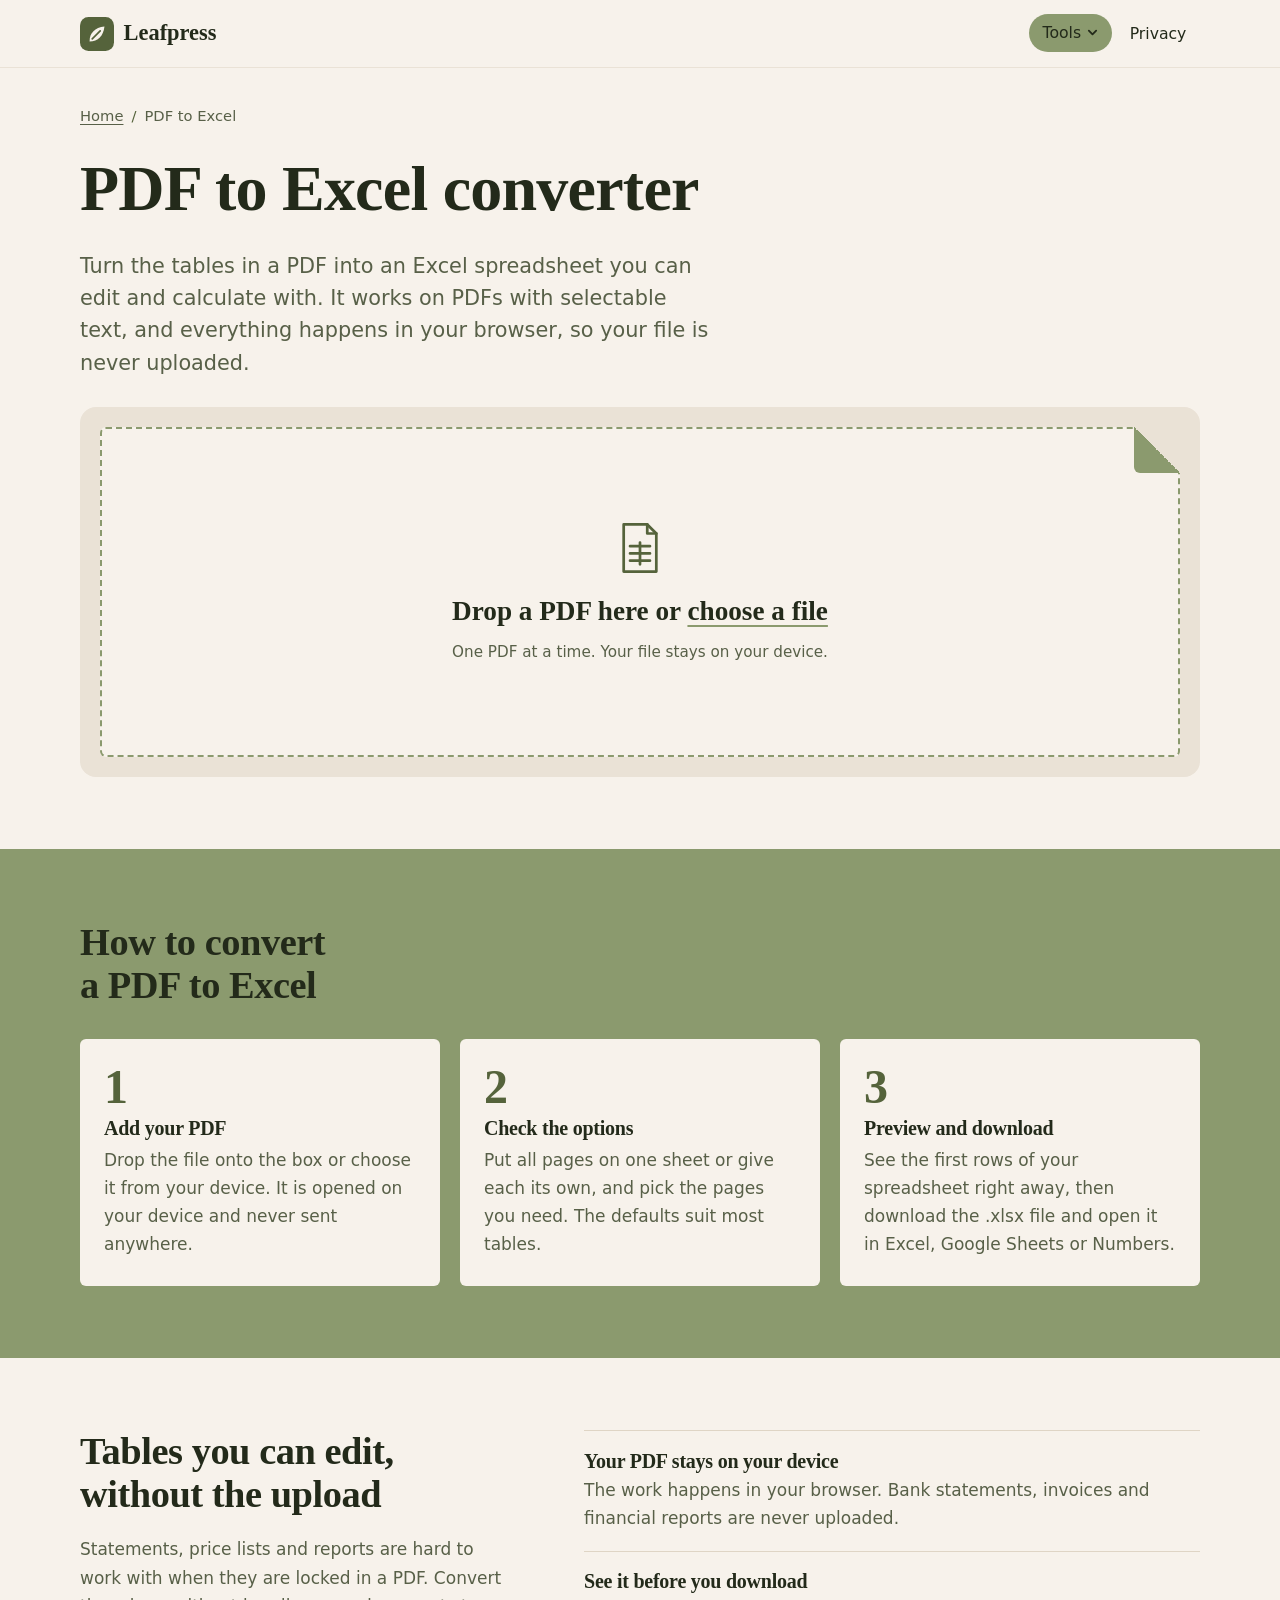
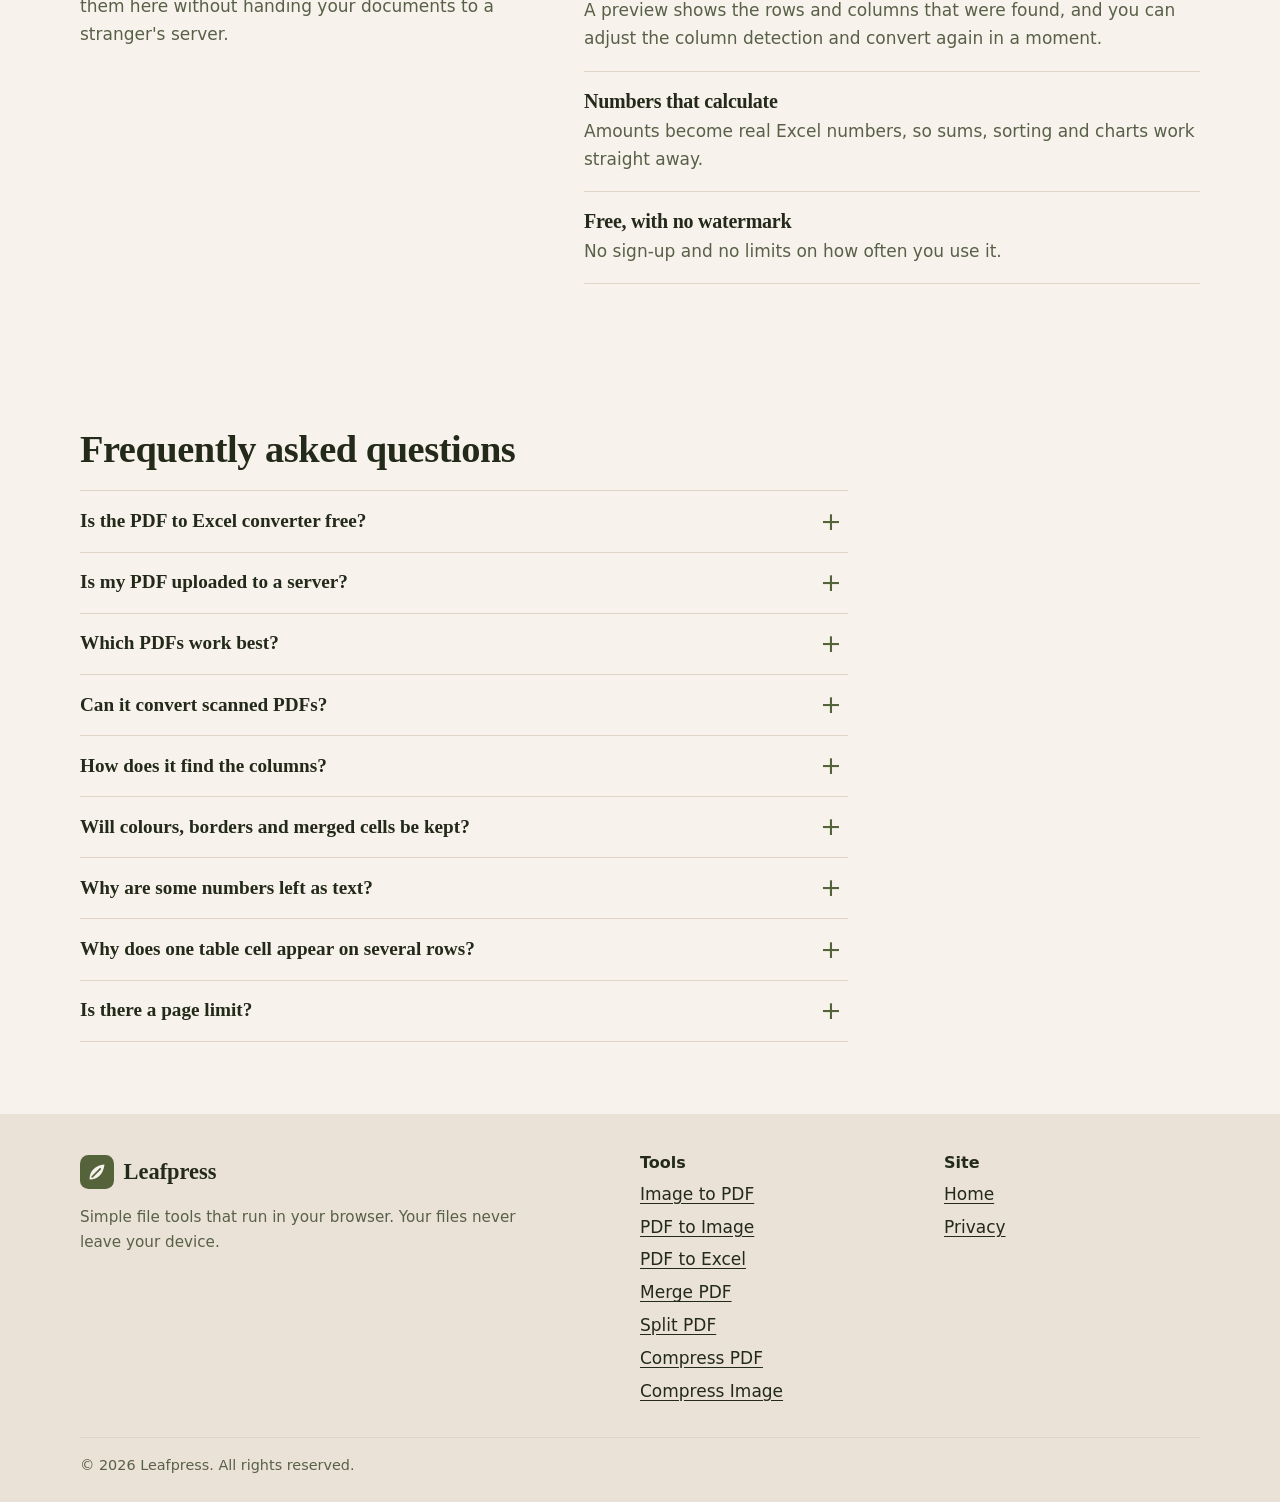
<file: pdf-to-excel.html>
<!DOCTYPE html>
<html lang="en">
<head>
  <meta charset="utf-8">
  <meta name="viewport" content="width=device-width, initial-scale=1">

  <!-- SEO: replace https://www.yourdomain.com with your real domain everywhere (search and replace). -->
  <title>PDF to Excel Converter – PDF Tables to XLSX | Leafpress</title>
  <meta name="description" content="Convert tables in text-based PDFs to an Excel .xlsx file in your browser. Preview the result and choose pages. Free, and your PDF is never uploaded.">
  <link rel="canonical" href="https://www.yourdomain.com/pdf-to-excel.html">
  <meta name="robots" content="index, follow, max-image-preview:large">
  <meta name="theme-color" content="#8B9A6E">

  <meta property="og:type" content="website">
  <meta property="og:site_name" content="Leafpress">
  <meta property="og:title" content="PDF to Excel Converter – PDF Tables to XLSX | Leafpress">
  <meta property="og:description" content="Turn PDF tables into an Excel file in your browser. Nothing is uploaded.">
  <meta property="og:url" content="https://www.yourdomain.com/pdf-to-excel.html">
  <meta property="og:image" content="https://www.yourdomain.com/og-image.png">
  <meta property="og:image:width" content="1200">
  <meta property="og:image:height" content="630">
  <meta property="og:image:alt" content="Leafpress PDF to Excel converter">
  <meta name="twitter:card" content="summary_large_image">
  <meta name="twitter:title" content="PDF to Excel Converter – PDF Tables to XLSX | Leafpress">
  <meta name="twitter:description" content="Turn PDF tables into an Excel file in your browser. Nothing is uploaded.">
  <meta name="twitter:image" content="https://www.yourdomain.com/og-image.png">

  <link rel="icon" href="favicon.svg" type="image/svg+xml">
  <link rel="icon" href="favicon.ico" sizes="32x32">
  <link rel="apple-touch-icon" href="apple-touch-icon.png">
  <link rel="manifest" href="site.webmanifest">

  <link rel="stylesheet" href="style.css">
  <script src="main.js" defer></script>
  <script src="zip-builder.js" defer></script>
  <script src="xlsx-builder.js" defer></script>
  <script src="pdf-to-excel.js" defer></script>

  <script type="application/ld+json">
  {
    "@context": "https://schema.org",
    "@graph": [
      {
        "@type": "WebApplication",
        "name": "Leafpress PDF to Excel",
        "url": "https://www.yourdomain.com/pdf-to-excel.html",
        "description": "Free online tool that converts tables in text-based PDFs to an Excel .xlsx file in your browser. Files are never uploaded.",
        "applicationCategory": "UtilitiesApplication",
        "operatingSystem": "Any (web browser)",
        "browserRequirements": "Requires JavaScript",
        "isAccessibleForFree": true,
        "offers": {
          "@type": "Offer",
          "price": "0",
          "priceCurrency": "USD"
        }
      },
      {
        "@type": "BreadcrumbList",
        "itemListElement": [
          {
            "@type": "ListItem",
            "position": 1,
            "name": "Home",
            "item": "https://www.yourdomain.com/"
          },
          {
            "@type": "ListItem",
            "position": 2,
            "name": "PDF to Excel",
            "item": "https://www.yourdomain.com/pdf-to-excel.html"
          }
        ]
      },
      {
        "@type": "FAQPage",
        "mainEntity": [
          {
            "@type": "Question",
            "name": "Is the PDF to Excel converter free?",
            "acceptedAnswer": {
              "@type": "Answer",
              "text": "Yes. There is no sign-up, no watermark and no limit on how many PDFs you can convert."
            }
          },
          {
            "@type": "Question",
            "name": "Is my PDF uploaded to a server?",
            "acceptedAnswer": {
              "@type": "Answer",
              "text": "No. Leafpress reads your PDF and builds the Excel file inside your browser, on your own device. The file is never sent to us or anyone else, so it is suitable for private documents."
            }
          },
          {
            "@type": "Question",
            "name": "Which PDFs work best?",
            "acceptedAnswer": {
              "@type": "Answer",
              "text": "PDFs made on a computer, such as invoices, price lists, bank statements and reports exported from Word, Excel or accounting software. They contain real text, which Leafpress can read together with its position on the page."
            }
          },
          {
            "@type": "Question",
            "name": "Can it convert scanned PDFs?",
            "acceptedAnswer": {
              "@type": "Answer",
              "text": "Not yet. A scanned PDF is a picture of a page, and turning a picture into cells needs OCR (text recognition), which Leafpress does not do. A quick check: if you cannot select text in the PDF with your mouse, it is a scan."
            }
          },
          {
            "@type": "Question",
            "name": "How does it find the columns?",
            "acceptedAnswer": {
              "@type": "Answer",
              "text": "Leafpress looks at where the text sits on the page. Text on the same line becomes a row, and text that lines up down the page becomes a column. If columns are joined or split in the wrong places, change Column detection to Split more or Split less and convert again."
            }
          },
          {
            "@type": "Question",
            "name": "Will colours, borders and merged cells be kept?",
            "acceptedAnswer": {
              "@type": "Answer",
              "text": "No. You get the text and numbers in cells, without the formatting of the original. That keeps the sheet clean and easy to edit."
            }
          },
          {
            "@type": "Question",
            "name": "Why are some numbers left as text?",
            "acceptedAnswer": {
              "@type": "Answer",
              "text": "With the number option on, values such as 1,234.50, (45.00) and 12% become Excel numbers, and currency symbols and thousands separators are removed so you can calculate with them. Codes with leading zeros, very long numbers such as account numbers, dates, and anything mixed with letters stay as text so they are not changed. Turn the option off to keep everything exactly as written."
            }
          },
          {
            "@type": "Question",
            "name": "Why does one table cell appear on several rows?",
            "acceptedAnswer": {
              "@type": "Answer",
              "text": "When text wraps over several lines inside a cell in the PDF, each line is read as its own row. You can join them in Excel after converting."
            }
          },
          {
            "@type": "Question",
            "name": "Is there a page limit?",
            "acceptedAnswer": {
              "@type": "Answer",
              "text": "You can convert up to 300 pages at a time. For a longer PDF, use the Pages box to convert it in parts."
            }
          }
        ]
      }
    ]
  }
  </script>
</head>
<body>
  <a class="skip-link" href="#main">Skip to content</a>

  <header class="site-header">
    <div class="container header-inner">
      <a class="brand" href="index.html" aria-label="Leafpress home">
        <svg class="brand-mark" viewBox="0 0 32 32" aria-hidden="true">
          <rect width="32" height="32" rx="8" fill="#55633B"/>
          <path d="M9 23C9 15 14 10 23 9C22 18 17 23 9 23Z" fill="#F7F2EB"/>
          <path d="M11.5 20.5L19 13" stroke="#55633B" stroke-width="1.6" stroke-linecap="round" fill="none"/>
        </svg>
        <span>Leafpress</span>
      </a>
      <nav class="site-nav" aria-label="Main">
        <ul>
          <li class="has-menu">
            <button class="menu-toggle is-current" type="button" aria-expanded="false" aria-controls="tools-menu">
              Tools
              <svg viewBox="0 0 12 12" fill="none" stroke="currentColor" stroke-width="2" stroke-linecap="round" stroke-linejoin="round" aria-hidden="true"><path d="M2 4l4 4 4-4"/></svg>
            </button>
            <ul class="tools-menu" id="tools-menu">
              <li><a href="image-to-pdf.html"><span class="tm-name">Image to PDF</span><span class="tm-desc">Combine photos into one PDF</span></a></li>
              <li><a href="pdf-to-image.html"><span class="tm-name">PDF to Image</span><span class="tm-desc">Save PDF pages as JPG, PNG or WebP</span></a></li>
              <li><a href="pdf-to-excel.html" aria-current="page"><span class="tm-name">PDF to Excel</span><span class="tm-desc">Turn PDF tables into an .xlsx file</span></a></li>
              <li><a href="merge-pdf.html"><span class="tm-name">Merge PDF</span><span class="tm-desc">Join several PDFs into one file</span></a></li>
              <li><a href="split-pdf.html"><span class="tm-name">Split PDF</span><span class="tm-desc">Extract pages or split into parts</span></a></li>
              <li><a href="compress-pdf.html"><span class="tm-name">Compress PDF</span><span class="tm-desc">Shrink scanned or photo-heavy PDFs</span></a></li>
              <li><a href="compress-image.html"><span class="tm-name">Compress Image</span><span class="tm-desc">Reduce JPG, PNG and WebP size</span></a></li>
              <li class="tm-all"><a href="index.html#tools"><span class="tm-name">See all tools</span></a></li>
            </ul>
          </li>
          <li><a href="privacy.html">Privacy</a></li>
        </ul>
      </nav>
    </div>
  </header>

  <main id="main">
    <div class="container page-head">
      <nav class="breadcrumb" aria-label="Breadcrumb">
        <ol>
          <li><a href="index.html">Home</a></li>
          <li aria-current="page">PDF to Excel</li>
        </ol>
      </nav>
      <h1>PDF to Excel converter</h1>
      <p class="lead">Turn the tables in a PDF into an Excel spreadsheet you can edit and calculate with. It works on PDFs with selectable text, and everything happens in your browser, so your file is never uploaded.</p>
    </div>

    <section class="tool container" id="tool" aria-labelledby="tool-heading">
      <h2 id="tool-heading" class="visually-hidden">Convert your PDF to Excel</h2>

      <div class="tool-card" id="tool-card">
        <div class="dropzone" id="dropzone" role="button" tabindex="0" aria-describedby="dz-hint">
          <svg class="dz-icon" viewBox="0 0 64 64" fill="none" stroke="currentColor" stroke-width="3" stroke-linecap="round" stroke-linejoin="round" aria-hidden="true">
            <path d="M14 6h26l10 10v42H14z"/>
            <path d="M40 6v10h10"/>
            <path d="M21 30h22M21 38h22M21 46h22M32 26v24"/>
          </svg>
          <p class="dz-title">Drop a PDF here or <span class="dz-browse">choose a file</span></p>
          <p class="dz-hint" id="dz-hint">One PDF at a time. Your file stays on your device.</p>
        </div>
        <input class="visually-hidden" id="file-input" type="file" accept="application/pdf,.pdf" tabindex="-1" aria-label="Choose a PDF">

        <div class="workspace" id="workspace" hidden>
          <div class="file-info">
            <svg class="file-info-icon" viewBox="0 0 64 64" fill="none" stroke="currentColor" stroke-width="3" stroke-linecap="round" stroke-linejoin="round" aria-hidden="true">
              <path d="M14 6h26l10 10v42H14z"/>
              <path d="M40 6v10h10"/>
              <path d="M22 34h20M22 42h20M22 26h10"/>
            </svg>
            <div class="file-info-text">
              <p class="file-info-name" id="file-name"></p>
              <p class="file-info-meta" id="file-meta"></p>
            </div>
            <button class="btn btn-secondary btn-sm" id="change-file" type="button">Change file</button>
          </div>

          <div class="options">
            <div class="field">
              <label for="opt-sheets">Sheets</label>
              <select id="opt-sheets">
                <option value="one" selected>All pages on one sheet</option>
                <option value="per-page">One sheet per page</option>
              </select>
            </div>
            <div class="field">
              <label for="opt-columns">Column detection</label>
              <select id="opt-columns">
                <option value="normal" selected>Normal</option>
                <option value="tight">Split more (narrow gaps)</option>
                <option value="wide">Split less (wide gaps)</option>
              </select>
            </div>
            <div class="field">
              <label for="opt-pages">Pages</label>
              <input id="opt-pages" type="text" inputmode="numeric" placeholder="All pages" autocomplete="off" spellcheck="false" aria-describedby="pages-hint">
            </div>
          </div>
          <p class="field-hint" id="pages-hint">Leave Pages empty to convert every page, or type a selection such as 1-3, 5.</p>

          <label class="choice choice-single">
            <input type="checkbox" id="opt-numbers" checked>
            <span><strong>Turn numbers into Excel numbers</strong><small>So you can add up and sort them. Currency symbols and thousands separators are removed, and codes with leading zeros stay as text.</small></span>
          </label>

          <p class="note">This works for PDFs with selectable text, such as ones made from Word, Excel or accounting software. Scanned pages are pictures of text and cannot be converted.</p>

          <div class="actions">
            <button class="btn btn-primary btn-lg" id="convert-btn" type="button" disabled>Convert to Excel</button>
          </div>

          <div class="progress" id="progress" role="status" hidden>
            <div class="progress-track"><div class="progress-bar" id="progress-bar"></div></div>
            <p class="progress-text" id="progress-text"></p>
          </div>

          <div class="result" id="result" role="status" hidden>
            <p id="result-text"></p>
            <div class="result-actions">
              <a class="btn btn-primary" id="download-link" download="spreadsheet.xlsx">Download Excel file</a>
              <button class="btn btn-secondary" id="start-over" type="button">Start over</button>
            </div>
          </div>

          <div class="preview" id="preview" hidden>
            <h3 class="preview-title">Preview</h3>
            <div class="table-scroll" tabindex="0" role="region" aria-label="Preview of the spreadsheet">
              <table class="preview-table" id="preview-table"></table>
            </div>
            <p class="preview-note" id="preview-note"></p>
          </div>
        </div>

        <p class="error" id="error-msg" role="alert" hidden></p>
        <noscript><p class="noscript">This tool needs JavaScript to work. Please turn it on in your browser settings and reload the page.</p></noscript>
      </div>
    </section>

    <section class="band" aria-labelledby="how-heading">
      <div class="container">
        <h2 id="how-heading">How to convert a PDF to Excel</h2>
        <ol class="steps">
          <li>
            <h3>Add your PDF</h3>
            <p>Drop the file onto the box or choose it from your device. It is opened on your device and never sent anywhere.</p>
          </li>
          <li>
            <h3>Check the options</h3>
            <p>Put all pages on one sheet or give each its own, and pick the pages you need. The defaults suit most tables.</p>
          </li>
          <li>
            <h3>Preview and download</h3>
            <p>See the first rows of your spreadsheet right away, then download the .xlsx file and open it in Excel, Google Sheets or Numbers.</p>
          </li>
        </ol>
      </div>
    </section>

    <section class="section container" aria-labelledby="why-heading">
      <div class="split">
        <div class="split-intro">
          <h2 id="why-heading">Tables you can edit, without the upload</h2>
          <p>Statements, price lists and reports are hard to work with when they are locked in a PDF. Convert them here without handing your documents to a stranger's server.</p>
        </div>
        <ul class="points">
          <li>
            <h3>Your PDF stays on your device</h3>
            <p>The work happens in your browser. Bank statements, invoices and financial reports are never uploaded.</p>
          </li>
          <li>
            <h3>See it before you download</h3>
            <p>A preview shows the rows and columns that were found, and you can adjust the column detection and convert again in a moment.</p>
          </li>
          <li>
            <h3>Numbers that calculate</h3>
            <p>Amounts become real Excel numbers, so sums, sorting and charts work straight away.</p>
          </li>
          <li>
            <h3>Free, with no watermark</h3>
            <p>No sign-up and no limits on how often you use it.</p>
          </li>
        </ul>
      </div>
    </section>

    <section class="section container" id="faq" aria-labelledby="faq-heading">
      <h2 id="faq-heading">Frequently asked questions</h2>
      <div class="faq">
        <details>
          <summary>Is the PDF to Excel converter free?</summary>
          <p>Yes. There is no sign-up, no watermark and no limit on how many PDFs you can convert.</p>
        </details>
        <details>
          <summary>Is my PDF uploaded to a server?</summary>
          <p>No. Leafpress reads your PDF and builds the Excel file inside your browser, on your own device. The file is never sent to us or anyone else, so it is suitable for private documents.</p>
        </details>
        <details>
          <summary>Which PDFs work best?</summary>
          <p>PDFs made on a computer, such as invoices, price lists, bank statements and reports exported from Word, Excel or accounting software. They contain real text, which Leafpress can read together with its position on the page.</p>
        </details>
        <details>
          <summary>Can it convert scanned PDFs?</summary>
          <p>Not yet. A scanned PDF is a picture of a page, and turning a picture into cells needs OCR (text recognition), which Leafpress does not do. A quick check: if you cannot select text in the PDF with your mouse, it is a scan.</p>
        </details>
        <details>
          <summary>How does it find the columns?</summary>
          <p>Leafpress looks at where the text sits on the page. Text on the same line becomes a row, and text that lines up down the page becomes a column. If columns are joined or split in the wrong places, change Column detection to Split more or Split less and convert again.</p>
        </details>
        <details>
          <summary>Will colours, borders and merged cells be kept?</summary>
          <p>No. You get the text and numbers in cells, without the formatting of the original. That keeps the sheet clean and easy to edit.</p>
        </details>
        <details>
          <summary>Why are some numbers left as text?</summary>
          <p>With the number option on, values such as 1,234.50, (45.00) and 12% become Excel numbers, and currency symbols and thousands separators are removed so you can calculate with them. Codes with leading zeros, very long numbers such as account numbers, dates, and anything mixed with letters stay as text so they are not changed. Turn the option off to keep everything exactly as written.</p>
        </details>
        <details>
          <summary>Why does one table cell appear on several rows?</summary>
          <p>When text wraps over several lines inside a cell in the PDF, each line is read as its own row. You can join them in Excel after converting.</p>
        </details>
        <details>
          <summary>Is there a page limit?</summary>
          <p>You can convert up to 300 pages at a time. For a longer PDF, use the Pages box to convert it in parts.</p>
        </details>
      </div>
    </section>
  </main>

  <footer class="site-footer">
    <div class="container">
      <div class="footer-grid">
        <div>
          <a class="brand" href="index.html" aria-label="Leafpress home">
            <svg class="brand-mark" viewBox="0 0 32 32" aria-hidden="true">
              <rect width="32" height="32" rx="8" fill="#55633B"/>
              <path d="M9 23C9 15 14 10 23 9C22 18 17 23 9 23Z" fill="#F7F2EB"/>
              <path d="M11.5 20.5L19 13" stroke="#55633B" stroke-width="1.6" stroke-linecap="round" fill="none"/>
            </svg>
            <span>Leafpress</span>
          </a>
          <p class="footer-note">Simple file tools that run in your browser. Your files never leave your device.</p>
        </div>
        <div>
          <h2>Tools</h2>
          <ul>
            <li><a href="image-to-pdf.html">Image to PDF</a></li>
            <li><a href="pdf-to-image.html">PDF to Image</a></li>
            <li><a href="pdf-to-excel.html">PDF to Excel</a></li>
            <li><a href="merge-pdf.html">Merge PDF</a></li>
            <li><a href="split-pdf.html">Split PDF</a></li>
            <li><a href="compress-pdf.html">Compress PDF</a></li>
            <li><a href="compress-image.html">Compress Image</a></li>
          </ul>
        </div>
        <div>
          <h2>Site</h2>
          <ul>
            <li><a href="index.html">Home</a></li>
            <li><a href="privacy.html">Privacy</a></li>
          </ul>
        </div>
      </div>
      <div class="footer-base">
        <p>&copy; <span data-year>2026</span> Leafpress. All rights reserved.</p>
      </div>
    </div>
  </footer>
</body>
</html>
</file>
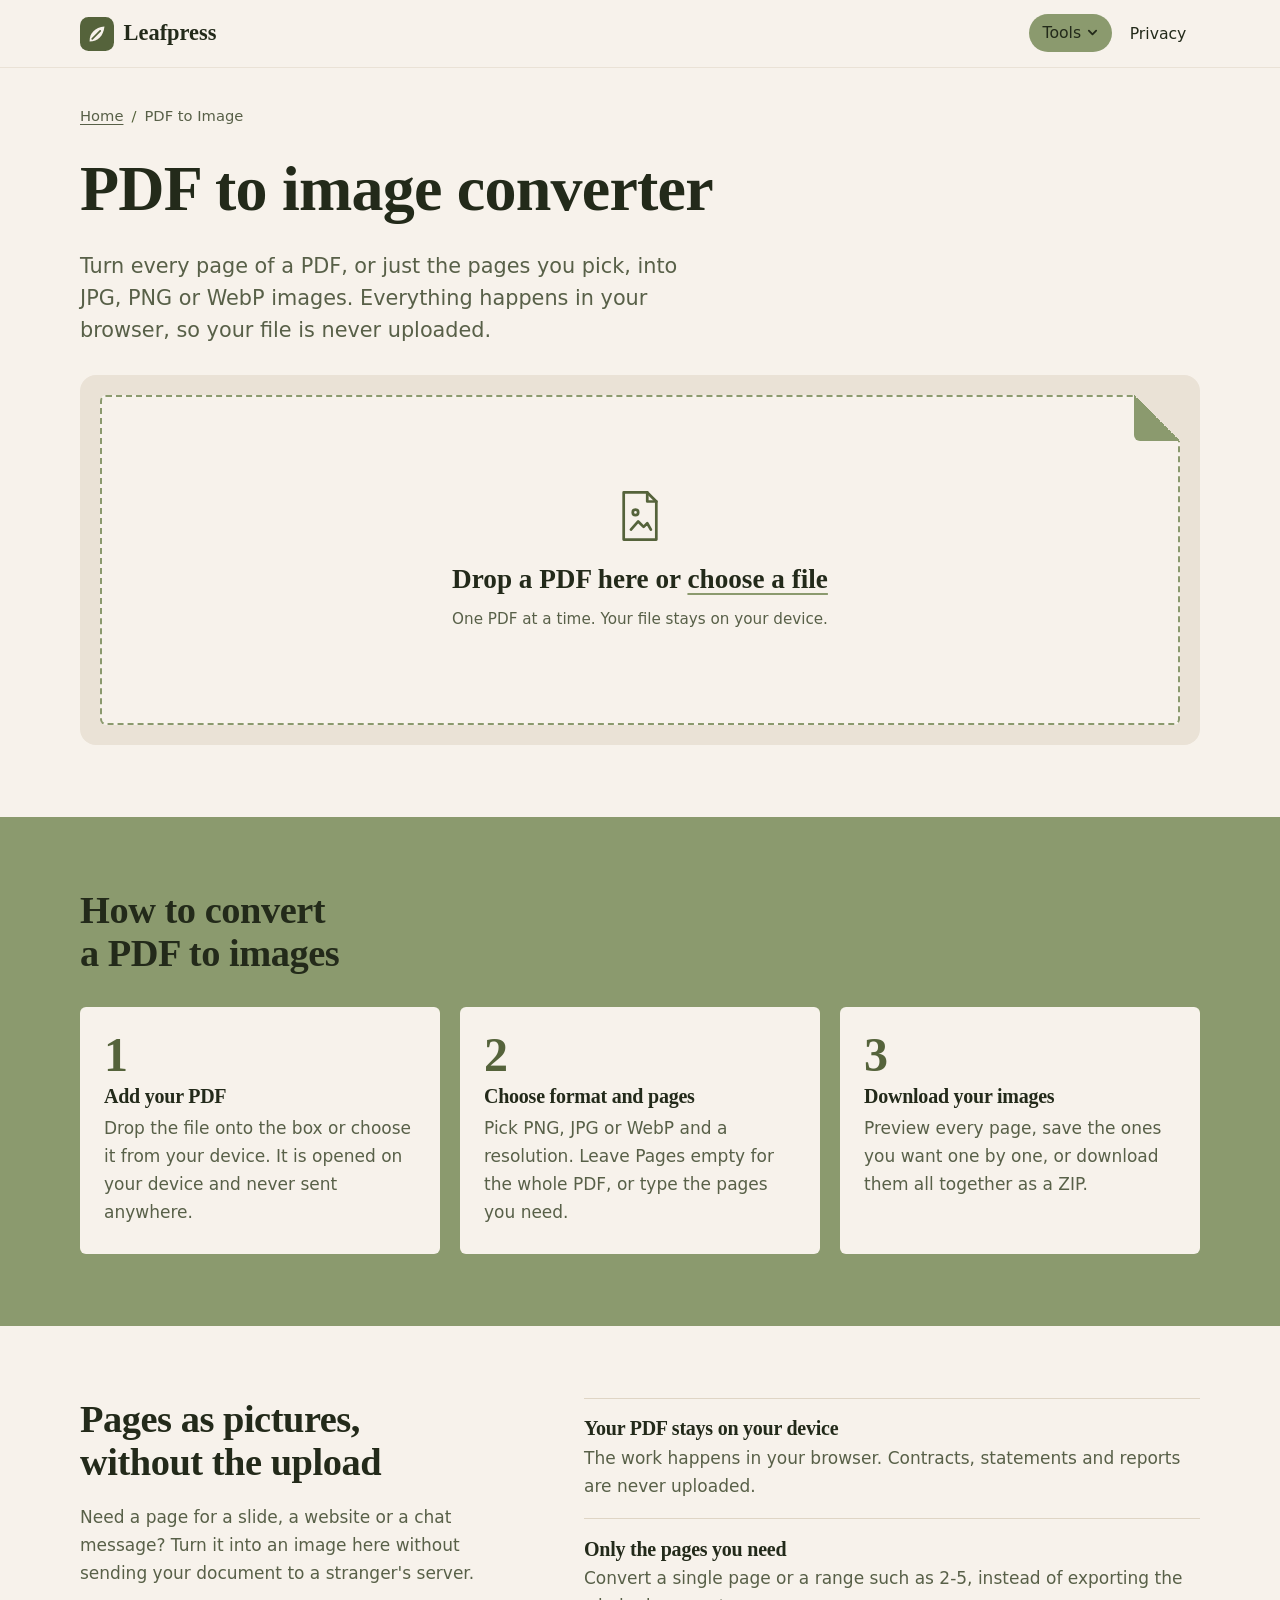
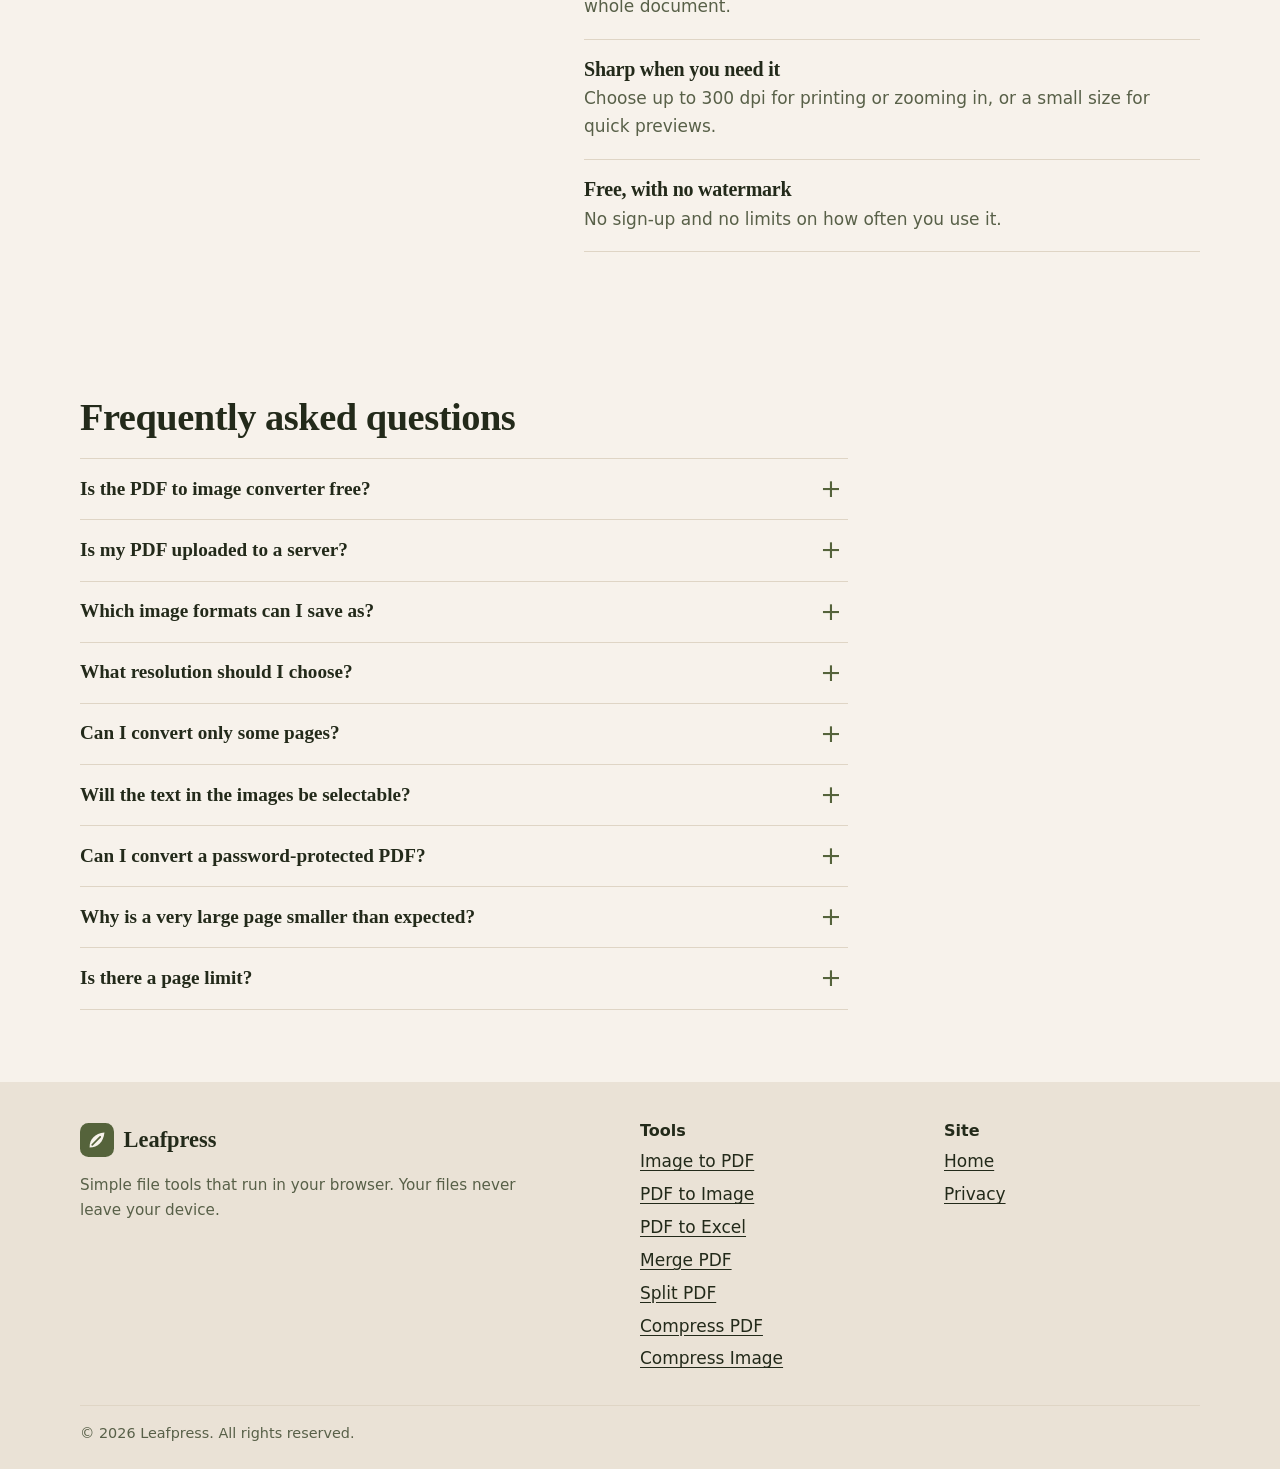
<file: pdf-to-image.html>
<!DOCTYPE html>
<html lang="en">
<head>
  <meta charset="utf-8">
  <meta name="viewport" content="width=device-width, initial-scale=1">

  <!-- SEO: replace https://www.yourdomain.com with your real domain everywhere (search and replace). -->
  <title>PDF to Image Converter – PDF to JPG, PNG &amp; WebP | Leafpress</title>
  <meta name="description" content="Convert PDF pages to JPG, PNG or WebP in your browser. Choose the pages and resolution, then download a ZIP. Free, and your PDF is never uploaded.">
  <link rel="canonical" href="https://www.yourdomain.com/pdf-to-image.html">
  <meta name="robots" content="index, follow, max-image-preview:large">
  <meta name="theme-color" content="#8B9A6E">

  <meta property="og:type" content="website">
  <meta property="og:site_name" content="Leafpress">
  <meta property="og:title" content="PDF to Image Converter – PDF to JPG, PNG &amp; WebP | Leafpress">
  <meta property="og:description" content="Turn PDF pages into images in your browser. Nothing is uploaded.">
  <meta property="og:url" content="https://www.yourdomain.com/pdf-to-image.html">
  <meta property="og:image" content="https://www.yourdomain.com/og-image.png">
  <meta property="og:image:width" content="1200">
  <meta property="og:image:height" content="630">
  <meta property="og:image:alt" content="Leafpress PDF to image converter">
  <meta name="twitter:card" content="summary_large_image">
  <meta name="twitter:title" content="PDF to Image Converter – PDF to JPG, PNG &amp; WebP | Leafpress">
  <meta name="twitter:description" content="Turn PDF pages into images in your browser. Nothing is uploaded.">
  <meta name="twitter:image" content="https://www.yourdomain.com/og-image.png">

  <link rel="icon" href="favicon.svg" type="image/svg+xml">
  <link rel="icon" href="favicon.ico" sizes="32x32">
  <link rel="apple-touch-icon" href="apple-touch-icon.png">
  <link rel="manifest" href="site.webmanifest">

  <link rel="stylesheet" href="style.css">
  <script src="main.js" defer></script>
  <script src="zip-builder.js" defer></script>
  <script src="pdf-to-image.js" defer></script>

  <script type="application/ld+json">
  {
    "@context": "https://schema.org",
    "@graph": [
      {
        "@type": "WebApplication",
        "name": "Leafpress PDF to Image",
        "url": "https://www.yourdomain.com/pdf-to-image.html",
        "description": "Free online tool that converts PDF pages to JPG, PNG or WebP images in your browser. Files are never uploaded.",
        "applicationCategory": "UtilitiesApplication",
        "operatingSystem": "Any (web browser)",
        "browserRequirements": "Requires JavaScript",
        "isAccessibleForFree": true,
        "offers": {
          "@type": "Offer",
          "price": "0",
          "priceCurrency": "USD"
        }
      },
      {
        "@type": "BreadcrumbList",
        "itemListElement": [
          {
            "@type": "ListItem",
            "position": 1,
            "name": "Home",
            "item": "https://www.yourdomain.com/"
          },
          {
            "@type": "ListItem",
            "position": 2,
            "name": "PDF to Image",
            "item": "https://www.yourdomain.com/pdf-to-image.html"
          }
        ]
      },
      {
        "@type": "FAQPage",
        "mainEntity": [
          {
            "@type": "Question",
            "name": "Is the PDF to image converter free?",
            "acceptedAnswer": {
              "@type": "Answer",
              "text": "Yes. There is no sign-up, no watermark and no limit on how many PDFs you can convert."
            }
          },
          {
            "@type": "Question",
            "name": "Is my PDF uploaded to a server?",
            "acceptedAnswer": {
              "@type": "Answer",
              "text": "No. Leafpress converts your PDF inside your browser, on your own device. The file is never sent to us or anyone else, so it is suitable for private documents."
            }
          },
          {
            "@type": "Question",
            "name": "Which image formats can I save as?",
            "acceptedAnswer": {
              "@type": "Answer",
              "text": "PNG is lossless and best for text and sharp graphics. JPG gives smaller files and suits pages with photos. WebP is smallest, and is available in browsers that can create it."
            }
          },
          {
            "@type": "Question",
            "name": "What resolution should I choose?",
            "acceptedAnswer": {
              "@type": "Answer",
              "text": "150 dpi is a good all-round choice for screens and sharing. Use 72 dpi for small previews, and 200 or 300 dpi when you need to zoom in or print."
            }
          },
          {
            "@type": "Question",
            "name": "Can I convert only some pages?",
            "acceptedAnswer": {
              "@type": "Answer",
              "text": "Yes. Type the pages you want in the Pages box, for example 1-3, 5, and leave it empty to convert every page."
            }
          },
          {
            "@type": "Question",
            "name": "Will the text in the images be selectable?",
            "acceptedAnswer": {
              "@type": "Answer",
              "text": "No. Each page becomes a picture, so text can no longer be selected or searched. Keep your original PDF if you need that."
            }
          },
          {
            "@type": "Question",
            "name": "Can I convert a password-protected PDF?",
            "acceptedAnswer": {
              "@type": "Answer",
              "text": "Not directly. Remove the password first, then convert the unlocked copy."
            }
          },
          {
            "@type": "Question",
            "name": "Why is a very large page smaller than expected?",
            "acceptedAnswer": {
              "@type": "Answer",
              "text": "To work in every browser, pages that would be larger than about 16 megapixels, such as posters at 300 dpi, are reduced to that size."
            }
          },
          {
            "@type": "Question",
            "name": "Is there a page limit?",
            "acceptedAnswer": {
              "@type": "Answer",
              "text": "You can convert up to 200 pages at a time. For a longer PDF, use the Pages box to do it in parts."
            }
          }
        ]
      }
    ]
  }
  </script>
</head>
<body>
  <a class="skip-link" href="#main">Skip to content</a>

  <header class="site-header">
    <div class="container header-inner">
      <a class="brand" href="index.html" aria-label="Leafpress home">
        <svg class="brand-mark" viewBox="0 0 32 32" aria-hidden="true">
          <rect width="32" height="32" rx="8" fill="#55633B"/>
          <path d="M9 23C9 15 14 10 23 9C22 18 17 23 9 23Z" fill="#F7F2EB"/>
          <path d="M11.5 20.5L19 13" stroke="#55633B" stroke-width="1.6" stroke-linecap="round" fill="none"/>
        </svg>
        <span>Leafpress</span>
      </a>
      <nav class="site-nav" aria-label="Main">
        <ul>
          <li class="has-menu">
            <button class="menu-toggle is-current" type="button" aria-expanded="false" aria-controls="tools-menu">
              Tools
              <svg viewBox="0 0 12 12" fill="none" stroke="currentColor" stroke-width="2" stroke-linecap="round" stroke-linejoin="round" aria-hidden="true"><path d="M2 4l4 4 4-4"/></svg>
            </button>
            <ul class="tools-menu" id="tools-menu">
              <li><a href="image-to-pdf.html"><span class="tm-name">Image to PDF</span><span class="tm-desc">Combine photos into one PDF</span></a></li>
              <li><a href="pdf-to-image.html" aria-current="page"><span class="tm-name">PDF to Image</span><span class="tm-desc">Save PDF pages as JPG, PNG or WebP</span></a></li>
              <li><a href="pdf-to-excel.html"><span class="tm-name">PDF to Excel</span><span class="tm-desc">Turn PDF tables into an .xlsx file</span></a></li>
              <li><a href="merge-pdf.html"><span class="tm-name">Merge PDF</span><span class="tm-desc">Join several PDFs into one file</span></a></li>
              <li><a href="split-pdf.html"><span class="tm-name">Split PDF</span><span class="tm-desc">Extract pages or split into parts</span></a></li>
              <li><a href="compress-pdf.html"><span class="tm-name">Compress PDF</span><span class="tm-desc">Shrink scanned or photo-heavy PDFs</span></a></li>
              <li><a href="compress-image.html"><span class="tm-name">Compress Image</span><span class="tm-desc">Reduce JPG, PNG and WebP size</span></a></li>
              <li class="tm-all"><a href="index.html#tools"><span class="tm-name">See all tools</span></a></li>
            </ul>
          </li>
          <li><a href="privacy.html">Privacy</a></li>
        </ul>
      </nav>
    </div>
  </header>

  <main id="main">
    <div class="container page-head">
      <nav class="breadcrumb" aria-label="Breadcrumb">
        <ol>
          <li><a href="index.html">Home</a></li>
          <li aria-current="page">PDF to Image</li>
        </ol>
      </nav>
      <h1>PDF to image converter</h1>
      <p class="lead">Turn every page of a PDF, or just the pages you pick, into JPG, PNG or WebP images. Everything happens in your browser, so your file is never uploaded.</p>
    </div>

    <section class="tool container" id="tool" aria-labelledby="tool-heading">
      <h2 id="tool-heading" class="visually-hidden">Convert your PDF to images</h2>

      <div class="tool-card" id="tool-card">
        <div class="dropzone" id="dropzone" role="button" tabindex="0" aria-describedby="dz-hint">
          <svg class="dz-icon" viewBox="0 0 64 64" fill="none" stroke="currentColor" stroke-width="3" stroke-linecap="round" stroke-linejoin="round" aria-hidden="true">
            <path d="M14 6h26l10 10v42H14z"/>
            <path d="M40 6v10h10"/>
            <path d="M22 47l8-9 6 6 4-4 4 7"/>
            <circle cx="27" cy="28" r="3"/>
          </svg>
          <p class="dz-title">Drop a PDF here or <span class="dz-browse">choose a file</span></p>
          <p class="dz-hint" id="dz-hint">One PDF at a time. Your file stays on your device.</p>
        </div>
        <input class="visually-hidden" id="file-input" type="file" accept="application/pdf,.pdf" tabindex="-1" aria-label="Choose a PDF">

        <div class="workspace" id="workspace" hidden>
          <div class="file-info">
            <svg class="file-info-icon" viewBox="0 0 64 64" fill="none" stroke="currentColor" stroke-width="3" stroke-linecap="round" stroke-linejoin="round" aria-hidden="true">
              <path d="M14 6h26l10 10v42H14z"/>
              <path d="M40 6v10h10"/>
              <path d="M22 34h20M22 42h20M22 26h10"/>
            </svg>
            <div class="file-info-text">
              <p class="file-info-name" id="file-name"></p>
              <p class="file-info-meta" id="file-meta"></p>
            </div>
            <button class="btn btn-secondary btn-sm" id="change-file" type="button">Change file</button>
          </div>

          <div class="options">
            <div class="field">
              <label for="opt-format">Save as</label>
              <select id="opt-format">
                <option value="png" selected>PNG (sharpest)</option>
                <option value="jpg">JPG (smaller)</option>
                <option value="webp">WebP (smallest)</option>
              </select>
            </div>
            <div class="field">
              <label for="opt-dpi">Resolution</label>
              <select id="opt-dpi">
                <option value="72">Small (72 dpi)</option>
                <option value="150" selected>Standard (150 dpi)</option>
                <option value="200">Sharp (200 dpi)</option>
                <option value="300">Print (300 dpi)</option>
              </select>
            </div>
            <div class="field">
              <label for="opt-pages">Pages</label>
              <input id="opt-pages" type="text" inputmode="numeric" placeholder="All pages" autocomplete="off" spellcheck="false" aria-describedby="pages-hint">
            </div>
          </div>
          <p class="field-hint" id="pages-hint">Leave Pages empty to convert every page, or type a selection such as 1-3, 5.</p>

          <div class="field field-wide">
            <label for="opt-quality">Quality (JPG and WebP)</label>
            <div class="range-row">
              <input class="range" id="opt-quality" type="range" min="40" max="100" step="1" value="85" aria-describedby="quality-hint">
              <output class="range-value" id="quality-value" for="opt-quality">85%</output>
            </div>
            <p class="field-hint" id="quality-hint"></p>
          </div>

          <div class="actions">
            <button class="btn btn-primary btn-lg" id="convert-btn" type="button" disabled>Convert to images</button>
          </div>

          <div class="progress" id="progress" role="status" hidden>
            <div class="progress-track"><div class="progress-bar" id="progress-bar"></div></div>
            <p class="progress-text" id="progress-text"></p>
          </div>

          <div class="result" id="result" role="status" hidden>
            <p id="result-text"></p>
            <div class="result-actions">
              <a class="btn btn-primary" id="download-all" download="pages.zip">Download all (ZIP)</a>
              <button class="btn btn-secondary" id="start-over" type="button">Start over</button>
            </div>
          </div>

          <ol class="out-grid" id="out-list" aria-label="Converted pages"></ol>
        </div>

        <p class="error" id="error-msg" role="alert" hidden></p>
        <noscript><p class="noscript">This tool needs JavaScript to work. Please turn it on in your browser settings and reload the page.</p></noscript>
      </div>
    </section>

    <section class="band" aria-labelledby="how-heading">
      <div class="container">
        <h2 id="how-heading">How to convert a PDF to images</h2>
        <ol class="steps">
          <li>
            <h3>Add your PDF</h3>
            <p>Drop the file onto the box or choose it from your device. It is opened on your device and never sent anywhere.</p>
          </li>
          <li>
            <h3>Choose format and pages</h3>
            <p>Pick PNG, JPG or WebP and a resolution. Leave Pages empty for the whole PDF, or type the pages you need.</p>
          </li>
          <li>
            <h3>Download your images</h3>
            <p>Preview every page, save the ones you want one by one, or download them all together as a ZIP.</p>
          </li>
        </ol>
      </div>
    </section>

    <section class="section container" aria-labelledby="why-heading">
      <div class="split">
        <div class="split-intro">
          <h2 id="why-heading">Pages as pictures, without the upload</h2>
          <p>Need a page for a slide, a website or a chat message? Turn it into an image here without sending your document to a stranger's server.</p>
        </div>
        <ul class="points">
          <li>
            <h3>Your PDF stays on your device</h3>
            <p>The work happens in your browser. Contracts, statements and reports are never uploaded.</p>
          </li>
          <li>
            <h3>Only the pages you need</h3>
            <p>Convert a single page or a range such as 2-5, instead of exporting the whole document.</p>
          </li>
          <li>
            <h3>Sharp when you need it</h3>
            <p>Choose up to 300 dpi for printing or zooming in, or a small size for quick previews.</p>
          </li>
          <li>
            <h3>Free, with no watermark</h3>
            <p>No sign-up and no limits on how often you use it.</p>
          </li>
        </ul>
      </div>
    </section>

    <section class="section container" id="faq" aria-labelledby="faq-heading">
      <h2 id="faq-heading">Frequently asked questions</h2>
      <div class="faq">
        <details>
          <summary>Is the PDF to image converter free?</summary>
          <p>Yes. There is no sign-up, no watermark and no limit on how many PDFs you can convert.</p>
        </details>
        <details>
          <summary>Is my PDF uploaded to a server?</summary>
          <p>No. Leafpress converts your PDF inside your browser, on your own device. The file is never sent to us or anyone else, so it is suitable for private documents.</p>
        </details>
        <details>
          <summary>Which image formats can I save as?</summary>
          <p>PNG is lossless and best for text and sharp graphics. JPG gives smaller files and suits pages with photos. WebP is smallest, and is available in browsers that can create it.</p>
        </details>
        <details>
          <summary>What resolution should I choose?</summary>
          <p>150 dpi is a good all-round choice for screens and sharing. Use 72 dpi for small previews, and 200 or 300 dpi when you need to zoom in or print.</p>
        </details>
        <details>
          <summary>Can I convert only some pages?</summary>
          <p>Yes. Type the pages you want in the Pages box, for example 1-3, 5, and leave it empty to convert every page.</p>
        </details>
        <details>
          <summary>Will the text in the images be selectable?</summary>
          <p>No. Each page becomes a picture, so text can no longer be selected or searched. Keep your original PDF if you need that.</p>
        </details>
        <details>
          <summary>Can I convert a password-protected PDF?</summary>
          <p>Not directly. Remove the password first, then convert the unlocked copy.</p>
        </details>
        <details>
          <summary>Why is a very large page smaller than expected?</summary>
          <p>To work in every browser, pages that would be larger than about 16 megapixels, such as posters at 300 dpi, are reduced to that size.</p>
        </details>
        <details>
          <summary>Is there a page limit?</summary>
          <p>You can convert up to 200 pages at a time. For a longer PDF, use the Pages box to do it in parts.</p>
        </details>
      </div>
    </section>
  </main>

  <footer class="site-footer">
    <div class="container">
      <div class="footer-grid">
        <div>
          <a class="brand" href="index.html" aria-label="Leafpress home">
            <svg class="brand-mark" viewBox="0 0 32 32" aria-hidden="true">
              <rect width="32" height="32" rx="8" fill="#55633B"/>
              <path d="M9 23C9 15 14 10 23 9C22 18 17 23 9 23Z" fill="#F7F2EB"/>
              <path d="M11.5 20.5L19 13" stroke="#55633B" stroke-width="1.6" stroke-linecap="round" fill="none"/>
            </svg>
            <span>Leafpress</span>
          </a>
          <p class="footer-note">Simple file tools that run in your browser. Your files never leave your device.</p>
        </div>
        <div>
          <h2>Tools</h2>
          <ul>
            <li><a href="image-to-pdf.html">Image to PDF</a></li>
            <li><a href="pdf-to-image.html">PDF to Image</a></li>
            <li><a href="pdf-to-excel.html">PDF to Excel</a></li>
            <li><a href="merge-pdf.html">Merge PDF</a></li>
            <li><a href="split-pdf.html">Split PDF</a></li>
            <li><a href="compress-pdf.html">Compress PDF</a></li>
            <li><a href="compress-image.html">Compress Image</a></li>
          </ul>
        </div>
        <div>
          <h2>Site</h2>
          <ul>
            <li><a href="index.html">Home</a></li>
            <li><a href="privacy.html">Privacy</a></li>
          </ul>
        </div>
      </div>
      <div class="footer-base">
        <p>&copy; <span data-year>2026</span> Leafpress. All rights reserved.</p>
      </div>
    </div>
  </footer>
</body>
</html>
</file>
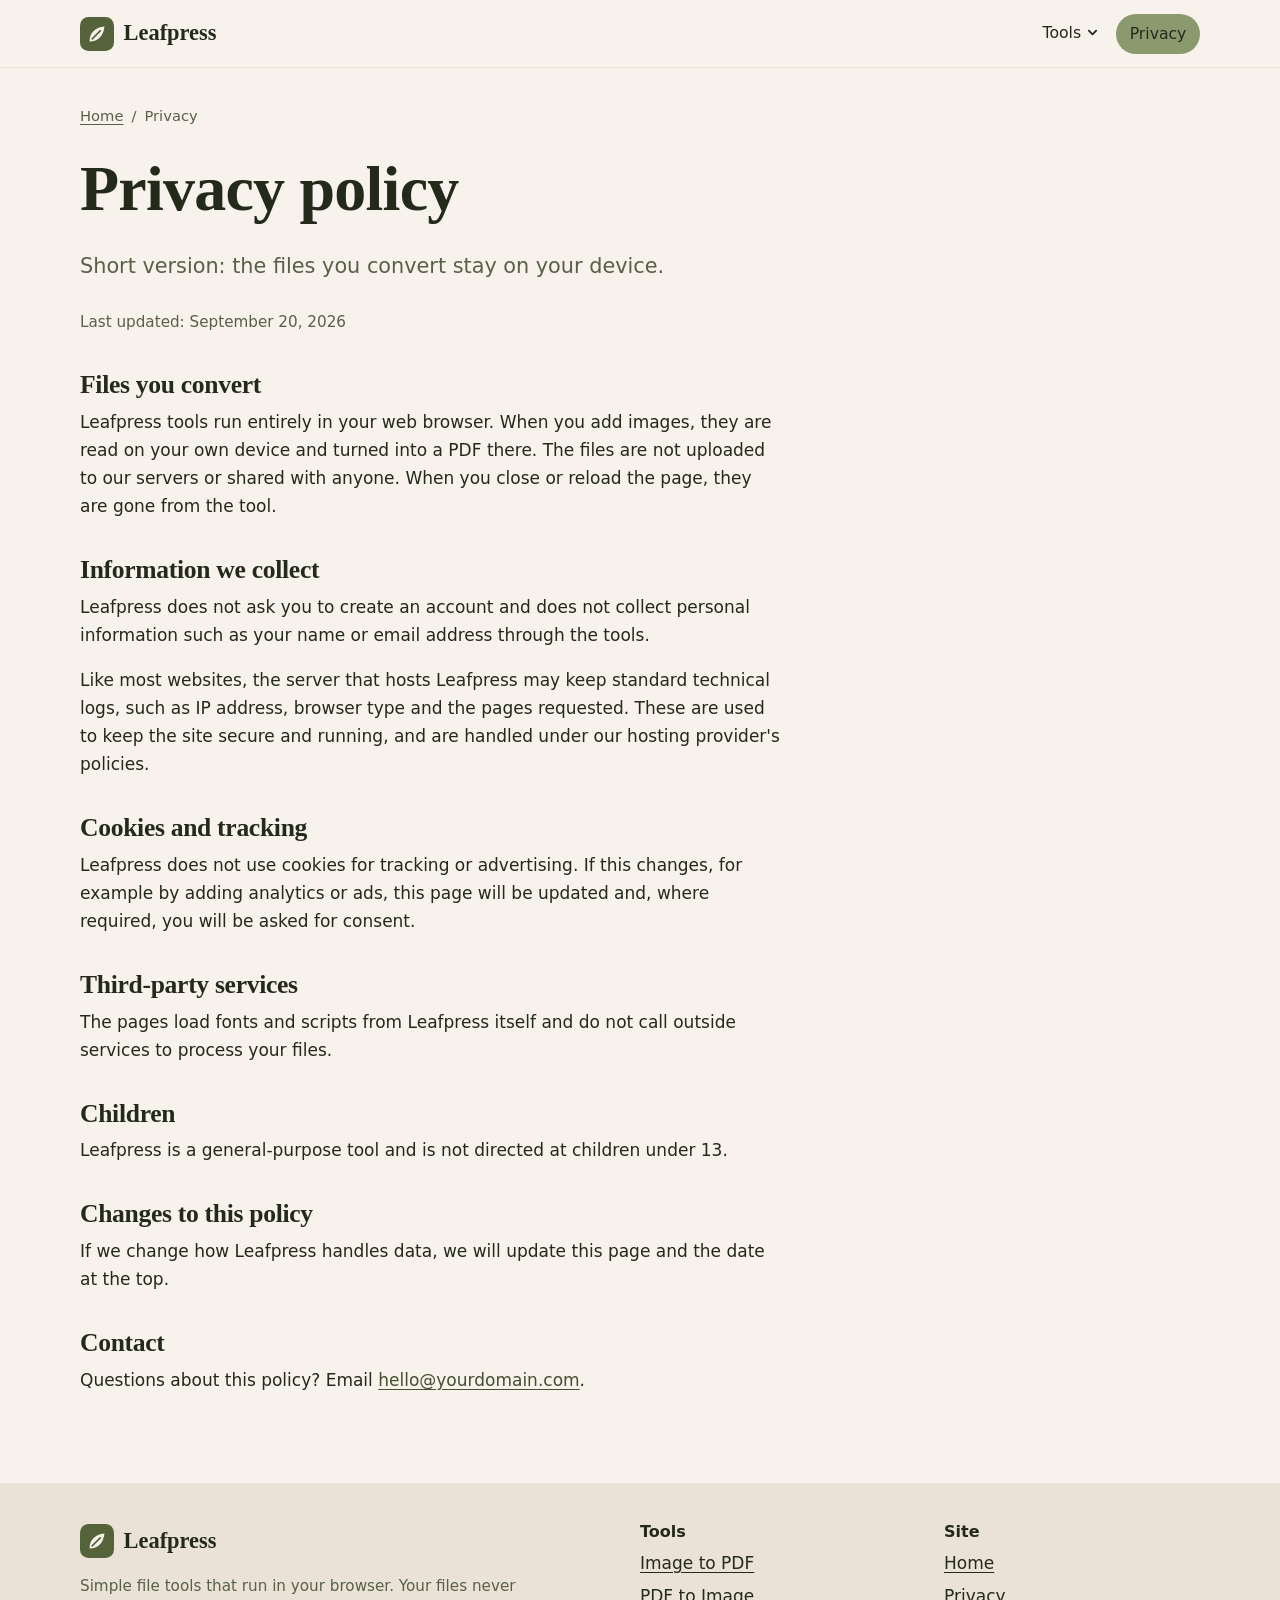
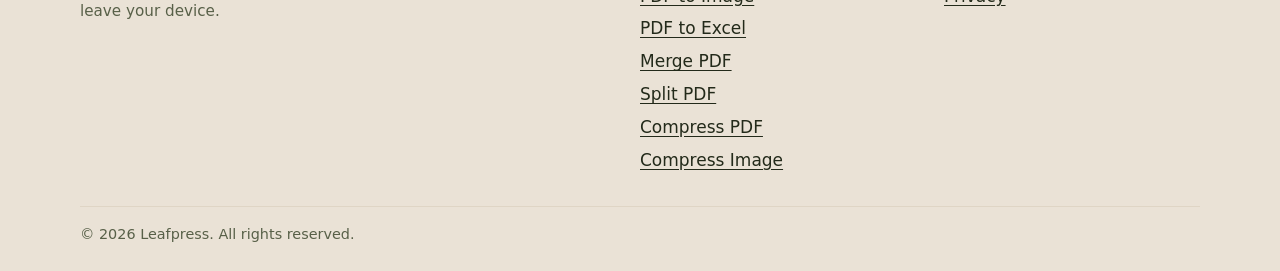
<file: privacy.html>
<!DOCTYPE html>
<html lang="en">
<head>
  <meta charset="utf-8">
  <meta name="viewport" content="width=device-width, initial-scale=1">

  <title>Privacy Policy | Leafpress</title>
  <meta name="description" content="How Leafpress handles your data. Files you convert are processed in your browser and are never uploaded to our servers.">
  <link rel="canonical" href="https://www.yourdomain.com/privacy.html">
  <meta name="robots" content="index, follow">
  <meta name="theme-color" content="#8B9A6E">

  <meta property="og:type" content="website">
  <meta property="og:site_name" content="Leafpress">
  <meta property="og:title" content="Privacy Policy | Leafpress">
  <meta property="og:description" content="Files you convert are processed in your browser and are never uploaded.">
  <meta property="og:url" content="https://www.yourdomain.com/privacy.html">
  <meta property="og:image" content="https://www.yourdomain.com/og-image.png">
  <meta name="twitter:card" content="summary_large_image">

  <link rel="icon" href="favicon.svg" type="image/svg+xml">
  <link rel="icon" href="favicon.ico" sizes="32x32">
  <link rel="apple-touch-icon" href="apple-touch-icon.png">
  <link rel="manifest" href="site.webmanifest">

  <link rel="stylesheet" href="style.css">
  <script src="main.js" defer></script>
</head>
<body>
  <a class="skip-link" href="#main">Skip to content</a>

  <header class="site-header">
    <div class="container header-inner">
      <a class="brand" href="index.html" aria-label="Leafpress home">
        <svg class="brand-mark" viewBox="0 0 32 32" aria-hidden="true">
          <rect width="32" height="32" rx="8" fill="#55633B"/>
          <path d="M9 23C9 15 14 10 23 9C22 18 17 23 9 23Z" fill="#F7F2EB"/>
          <path d="M11.5 20.5L19 13" stroke="#55633B" stroke-width="1.6" stroke-linecap="round" fill="none"/>
        </svg>
        <span>Leafpress</span>
      </a>
      <nav class="site-nav" aria-label="Main">
        <ul>
          <li class="has-menu">
            <button class="menu-toggle" type="button" aria-expanded="false" aria-controls="tools-menu">
              Tools
              <svg viewBox="0 0 12 12" fill="none" stroke="currentColor" stroke-width="2" stroke-linecap="round" stroke-linejoin="round" aria-hidden="true"><path d="M2 4l4 4 4-4"/></svg>
            </button>
            <ul class="tools-menu" id="tools-menu">
              <li><a href="image-to-pdf.html"><span class="tm-name">Image to PDF</span><span class="tm-desc">Combine photos into one PDF</span></a></li>
              <li><a href="pdf-to-image.html"><span class="tm-name">PDF to Image</span><span class="tm-desc">Save PDF pages as JPG, PNG or WebP</span></a></li>
              <li><a href="pdf-to-excel.html"><span class="tm-name">PDF to Excel</span><span class="tm-desc">Turn PDF tables into an .xlsx file</span></a></li>
              <li><a href="merge-pdf.html"><span class="tm-name">Merge PDF</span><span class="tm-desc">Join several PDFs into one file</span></a></li>
              <li><a href="split-pdf.html"><span class="tm-name">Split PDF</span><span class="tm-desc">Extract pages or split into parts</span></a></li>
              <li><a href="compress-pdf.html"><span class="tm-name">Compress PDF</span><span class="tm-desc">Shrink scanned or photo-heavy PDFs</span></a></li>
              <li><a href="compress-image.html"><span class="tm-name">Compress Image</span><span class="tm-desc">Reduce JPG, PNG and WebP size</span></a></li>
              <li class="tm-all"><a href="index.html#tools"><span class="tm-name">See all tools</span></a></li>
            </ul>
          </li>
          <li><a href="privacy.html" aria-current="page">Privacy</a></li>
        </ul>
      </nav>
    </div>
  </header>

  <main id="main">
    <div class="container page-head">
      <nav class="breadcrumb" aria-label="Breadcrumb">
        <ol>
          <li><a href="index.html">Home</a></li>
          <li aria-current="page">Privacy</li>
        </ol>
      </nav>
      <h1>Privacy policy</h1>
      <p class="lead">Short version: the files you convert stay on your device.</p>
    </div>

    <!-- NOTE FOR THE SITE OWNER: this is a plain-language starting point, not legal advice.
         Update it if you add analytics, ads, accounts, or tools that send data to a server,
         and replace the contact email below. -->
    <div class="container">
      <div class="prose">
        <p class="updated">Last updated: September 20, 2026</p>

        <h2>Files you convert</h2>
        <p>Leafpress tools run entirely in your web browser. When you add images, they are read on your own device and turned into a PDF there. The files are not uploaded to our servers or shared with anyone. When you close or reload the page, they are gone from the tool.</p>

        <h2>Information we collect</h2>
        <p>Leafpress does not ask you to create an account and does not collect personal information such as your name or email address through the tools.</p>
        <p>Like most websites, the server that hosts Leafpress may keep standard technical logs, such as IP address, browser type and the pages requested. These are used to keep the site secure and running, and are handled under our hosting provider's policies.</p>

        <h2>Cookies and tracking</h2>
        <p>Leafpress does not use cookies for tracking or advertising. If this changes, for example by adding analytics or ads, this page will be updated and, where required, you will be asked for consent.</p>

        <h2>Third-party services</h2>
        <p>The pages load fonts and scripts from Leafpress itself and do not call outside services to process your files.</p>

        <h2>Children</h2>
        <p>Leafpress is a general-purpose tool and is not directed at children under 13.</p>

        <h2>Changes to this policy</h2>
        <p>If we change how Leafpress handles data, we will update this page and the date at the top.</p>

        <h2>Contact</h2>
        <p>Questions about this policy? Email <a href="mailto:hello@yourdomain.com">hello@yourdomain.com</a>.</p>
      </div>
    </div>
  </main>

  <footer class="site-footer">
    <div class="container">
      <div class="footer-grid">
        <div>
          <a class="brand" href="index.html" aria-label="Leafpress home">
            <svg class="brand-mark" viewBox="0 0 32 32" aria-hidden="true">
              <rect width="32" height="32" rx="8" fill="#55633B"/>
              <path d="M9 23C9 15 14 10 23 9C22 18 17 23 9 23Z" fill="#F7F2EB"/>
              <path d="M11.5 20.5L19 13" stroke="#55633B" stroke-width="1.6" stroke-linecap="round" fill="none"/>
            </svg>
            <span>Leafpress</span>
          </a>
          <p class="footer-note">Simple file tools that run in your browser. Your files never leave your device.</p>
        </div>
        <div>
          <h2>Tools</h2>
          <ul>
            <li><a href="image-to-pdf.html">Image to PDF</a></li>
            <li><a href="pdf-to-image.html">PDF to Image</a></li>
            <li><a href="pdf-to-excel.html">PDF to Excel</a></li>
            <li><a href="merge-pdf.html">Merge PDF</a></li>
            <li><a href="split-pdf.html">Split PDF</a></li>
            <li><a href="compress-pdf.html">Compress PDF</a></li>
            <li><a href="compress-image.html">Compress Image</a></li>
          </ul>
        </div>
        <div>
          <h2>Site</h2>
          <ul>
            <li><a href="index.html">Home</a></li>
            <li><a href="privacy.html">Privacy</a></li>
          </ul>
        </div>
      </div>
      <div class="footer-base">
        <p>&copy; <span data-year>2026</span> Leafpress. All rights reserved.</p>
      </div>
    </div>
  </footer>
</body>
</html>
</file>
<file: style.css>
/* ==========================================================================
   Leafpress: main stylesheet
   Palette: sage #8B9A6E, cream #F7F2EB, sand #EAE2D6, mist #EEEEEE
   Everything below is built from those four colours plus a dark ink for
   text and a deeper sage for buttons (needed for readable contrast).
   ========================================================================== */

:root {
  /* Palette */
  --sage: #8B9A6E;
  --cream: #F7F2EB;
  --sand: #EAE2D6;
  --mist: #EEEEEE;

  /* Derived colours (chosen to pass WCAG AA contrast) */
  --ink: #232A1A;
  --ink-soft: #586048;
  --sage-deep: #55633B;
  --sage-deeper: #434F2E;
  --sand-deep: #DFD5C5;
  --danger: #8E3A2C;

  /* Type */
  --font-display: "Iowan Old Style", "Palatino Linotype", Palatino, "Book Antiqua", Georgia, serif;
  --font-body: "Avenir Next", "Segoe UI", system-ui, -apple-system, Roboto, "Helvetica Neue", Arial, sans-serif;

  /* Layout */
  --container: 70rem;
}

/* ---------- Reset and base ---------- */
*, *::before, *::after { box-sizing: border-box; }

html {
  -webkit-text-size-adjust: 100%;
  scroll-behavior: smooth;
}

body {
  margin: 0;
  min-height: 100vh;
  min-height: 100dvh;
  display: flex;
  flex-direction: column;
  background: var(--cream);
  color: var(--ink);
  font: 400 1.0625rem/1.65 var(--font-body);
  -webkit-font-smoothing: antialiased;
}

main { flex: 1 0 auto; }

img, svg { max-width: 100%; display: block; }

[hidden] { display: none !important; }

h1, h2, h3 {
  margin: 0 0 0.5em;
  font-family: var(--font-display);
  font-weight: 700;
  line-height: 1.12;
  letter-spacing: -0.012em;
  text-wrap: balance;
}

h1 { font-size: clamp(2.4rem, 1.5rem + 3.8vw, 4rem); }
h2 { font-size: clamp(1.7rem, 1.25rem + 1.7vw, 2.4rem); }
h3 { font-size: 1.25rem; }

p { margin: 0 0 1em; }

a { color: var(--sage-deeper); text-underline-offset: 3px; }
a:hover { color: var(--ink); }

:focus-visible {
  outline: 3px solid var(--sage-deeper);
  outline-offset: 3px;
}

.container {
  width: min(var(--container), 100% - 2rem);
  margin-inline: auto;
}

.lead {
  max-width: 40rem;
  font-size: clamp(1.1rem, 1.02rem + 0.4vw, 1.3rem);
  line-height: 1.55;
  color: var(--ink-soft);
}

.visually-hidden {
  position: absolute;
  width: 1px;
  height: 1px;
  margin: -1px;
  padding: 0;
  overflow: hidden;
  clip: rect(0 0 0 0);
  white-space: nowrap;
  border: 0;
}

.skip-link {
  position: absolute;
  left: 1rem;
  top: -4rem;
  z-index: 10;
  padding: 0.7rem 1rem;
  background: var(--ink);
  color: var(--cream);
  border-radius: 8px;
}
.skip-link:focus { top: 1rem; color: var(--cream); }

/* ---------- Header ---------- */
.site-header {
  background: var(--cream);
  border-bottom: 1px solid var(--sand);
}

.header-inner {
  display: flex;
  flex-wrap: wrap;
  align-items: center;
  justify-content: space-between;
  gap: 0.5rem 1.5rem;
  padding-block: 0.85rem;
}

.brand {
  display: inline-flex;
  align-items: center;
  gap: 0.6rem;
  font-family: var(--font-display);
  font-size: 1.4rem;
  font-weight: 700;
  color: var(--ink);
  text-decoration: none;
}
.brand:hover { color: var(--ink); }
.brand-mark { width: 34px; height: 34px; }

.site-nav ul {
  display: flex;
  flex-wrap: wrap;
  gap: 0.25rem;
  margin: 0;
  padding: 0;
  list-style: none;
}

.site-nav a {
  display: inline-block;
  padding: 0.45rem 0.85rem;
  border-radius: 999px;
  color: var(--ink);
  font-size: 0.98rem;
  font-weight: 500;
  text-decoration: none;
}
.site-nav a:hover { background: var(--sand); }
.site-nav a[aria-current="page"] { background: var(--sage); }

/* Tools drop-down in the header */
.site-header { position: relative; z-index: 30; }
.has-menu { position: relative; }
.menu-toggle {
  display: inline-flex;
  align-items: center;
  gap: 0.4rem;
  padding: 0.45rem 0.85rem;
  border: 0;
  border-radius: 999px;
  background: transparent;
  color: var(--ink);
  font: 500 0.98rem/1.5 var(--font-body);
  cursor: pointer;
}
.menu-toggle:hover,
.has-menu.is-open .menu-toggle { background: var(--sand); }
.menu-toggle.is-current { background: var(--sage); }
.menu-toggle svg { width: 11px; height: 11px; transition: transform 0.15s ease; }
.has-menu.is-open .menu-toggle svg { transform: rotate(180deg); }

.site-nav .tools-menu {
  position: absolute;
  top: 100%;
  right: 0;
  z-index: 40;
  display: none;
  flex-direction: column;
  flex-wrap: nowrap;
  gap: 0;
  width: min(21rem, calc(100vw - 2rem));
  margin: 0;
  padding: 0.5rem;
  list-style: none;
  background: var(--cream);
  border: 1px solid var(--sand-deep);
  border-radius: 12px;
  box-shadow: 0 14px 30px rgba(35, 42, 26, 0.15);
}
.site-nav .has-menu.is-open .tools-menu { display: flex; }
.site-nav .tools-menu a {
  display: block;
  padding: 0.6rem 0.75rem;
  border-radius: 8px;
  text-decoration: none;
}
.site-nav .tools-menu a:hover { background: var(--sand); }
.site-nav .tools-menu a[aria-current="page"] { background: var(--sage); }
.tm-name { display: block; font-weight: 600; line-height: 1.3; }
.tm-desc { display: block; font-size: 0.85rem; line-height: 1.35; color: var(--ink-soft); }
.tools-menu a[aria-current="page"] .tm-desc { color: var(--ink); }
.tools-menu .tm-all { margin-top: 0.35rem; padding-top: 0.35rem; border-top: 1px solid var(--sand); }

/* ---------- Buttons ---------- */
.btn {
  display: inline-flex;
  align-items: center;
  justify-content: center;
  gap: 0.5rem;
  min-height: 48px;
  padding: 0.7rem 1.4rem;
  border: 0;
  border-radius: 10px;
  font: 600 1rem/1.2 var(--font-body);
  text-decoration: none;
  cursor: pointer;
  transition: background-color 0.15s ease;
}

.btn-primary { background: var(--sage-deep); color: var(--cream); }
.btn-primary:hover { background: var(--sage-deeper); color: var(--cream); }

.btn-secondary { background: var(--sand); color: var(--ink); }
.btn-secondary:hover { background: var(--sand-deep); color: var(--ink); }

.btn-quiet {
  background: transparent;
  color: var(--ink-soft);
  text-decoration: underline;
  text-underline-offset: 3px;
}
.btn-quiet:hover { color: var(--ink); }

.btn-lg { min-height: 56px; padding-inline: 2rem; font-size: 1.1rem; }
.btn-sm { min-height: 40px; padding: 0.5rem 1rem; font-size: 0.95rem; }

.btn:disabled { opacity: 0.5; cursor: not-allowed; }

/* ---------- Page heads and breadcrumbs ---------- */
.page-head { padding-block: clamp(1.25rem, 3vw, 2.25rem) 1.75rem; }

.breadcrumb ol {
  display: flex;
  flex-wrap: wrap;
  gap: 0.5rem;
  margin: 0 0 1.5rem;
  padding: 0;
  list-style: none;
  font-size: 0.92rem;
  color: var(--ink-soft);
}
.breadcrumb li + li::before {
  content: "/";
  margin-right: 0.5rem;
  color: var(--sage-deep);
}
.breadcrumb a { color: inherit; }

.page-head h1 { margin-bottom: 0.4em; }
.page-head .lead { margin-bottom: 0; }

/* ---------- Home hero ---------- */
.hero {
  display: grid;
  align-items: center;
  gap: 2.5rem;
  padding-block: clamp(2rem, 6vw, 5rem);
}
@media (min-width: 860px) {
  .hero { grid-template-columns: minmax(0, 7fr) minmax(0, 5fr); }
}
.hero h1 { max-width: 15ch; }
.hero .lead { margin-bottom: 1.75rem; }
.hero-actions { display: flex; flex-wrap: wrap; gap: 0.75rem; }
.hero-art { width: min(100%, 26rem); justify-self: center; }

/* ---------- Tool area ---------- */
.tool { padding-bottom: clamp(2.5rem, 6vw, 4.5rem); }

.tool-card {
  padding: clamp(0.75rem, 2vw, 1.25rem);
  background: var(--sand);
  border-radius: 16px;
}

/* The drop area is drawn as a sheet of paper with a folded corner. */
.dropzone {
  position: relative;
  display: grid;
  place-items: center;
  align-content: center;
  gap: 0.35rem;
  min-height: clamp(240px, 32vw, 330px);
  padding: 2rem 1.25rem;
  background: var(--cream);
  border: 2px dashed var(--sage);
  border-radius: 6px;
  text-align: center;
  cursor: pointer;
  transition: background-color 0.15s ease, border-color 0.15s ease;
}
.dropzone::after {
  content: "";
  position: absolute;
  top: -2px;
  right: -2px;
  width: 46px;
  height: 46px;
  background: linear-gradient(225deg, var(--sand) 50%, var(--sage) 50%);
  border-bottom-left-radius: 6px;
}
.dropzone:hover { background: #FBF8F3; }
.dropzone.is-over {
  background: #FBF8F3;
  border-style: solid;
  border-color: var(--sage-deep);
}
.dropzone.is-compact { min-height: 130px; padding: 1.1rem; }
.dropzone.is-compact .dz-icon { display: none; }
.dropzone.is-compact .dz-title { font-size: 1.25rem; }

.dz-icon { width: 58px; height: 58px; margin-bottom: 0.4rem; color: var(--sage-deep); }
.dz-title {
  margin: 0;
  font-family: var(--font-display);
  font-size: clamp(1.35rem, 1.1rem + 1vw, 1.7rem);
  font-weight: 700;
}
.dz-browse {
  text-decoration: underline;
  text-decoration-color: var(--sage);
  text-decoration-thickness: 2px;
  text-underline-offset: 5px;
}
.dz-hint { margin: 0; font-size: 0.95rem; color: var(--ink-soft); }

.workspace {
  margin-top: 1rem;
  padding: clamp(1rem, 2.5vw, 1.5rem);
  background: var(--cream);
  border-radius: 6px;
}

.workspace-head {
  display: flex;
  flex-wrap: wrap;
  align-items: center;
  justify-content: space-between;
  gap: 0.75rem;
  margin-bottom: 1rem;
}
.summary { margin: 0; font-weight: 600; }
.head-actions { display: flex; flex-wrap: wrap; gap: 0.5rem; }

.file-grid {
  display: grid;
  grid-template-columns: repeat(auto-fill, minmax(128px, 1fr));
  gap: 0.9rem;
  margin: 0;
  padding: 0;
  list-style: none;
}

.file-card {
  display: flex;
  flex-direction: column;
  gap: 0.3rem;
  padding: 0.6rem;
  background: var(--mist);
  border-radius: 6px;
  cursor: grab;
}
.file-card.is-dragging { opacity: 0.4; }
.file-card.is-target { outline: 3px solid var(--sage); outline-offset: 2px; }

.thumb {
  position: relative;
  aspect-ratio: 1;
  overflow: hidden;
  background: var(--sand);
  border-radius: 4px;
}
.thumb-img {
  width: 100%;
  height: 100%;
  object-fit: contain;
  transition: transform 0.2s ease;
}
.page-no {
  position: absolute;
  top: 6px;
  left: 6px;
  display: grid;
  place-items: center;
  min-width: 26px;
  height: 26px;
  padding: 0 7px;
  background: var(--sage-deep);
  color: var(--cream);
  border-radius: 13px;
  font-size: 0.85rem;
  font-weight: 700;
}

.file-name {
  margin: 0;
  overflow: hidden;
  font-size: 0.85rem;
  font-weight: 600;
  line-height: 1.3;
  text-overflow: ellipsis;
  white-space: nowrap;
}
.file-meta { margin: 0; font-size: 0.8rem; line-height: 1.3; color: var(--ink-soft); }

.card-actions {
  display: grid;
  grid-template-columns: repeat(4, 1fr);
  gap: 0.25rem;
  margin-top: 0.15rem;
}
.icon-btn {
  min-height: 36px;
  border: 0;
  border-radius: 6px;
  background: var(--cream);
  color: var(--ink);
  font: 600 1rem/1 var(--font-body);
  cursor: pointer;
}
.icon-btn:hover:not(:disabled) { background: var(--sage); }
.icon-btn:disabled { opacity: 0.35; cursor: default; }

/* Options */
.options {
  display: grid;
  grid-template-columns: repeat(auto-fit, minmax(140px, 1fr));
  gap: 1rem;
  margin-top: 1.5rem;
  padding-top: 1.5rem;
  border-top: 1px solid var(--sand);
}
.field label {
  display: block;
  margin-bottom: 0.35rem;
  font-size: 0.92rem;
  font-weight: 600;
}
.field select,
.field input {
  width: 100%;
  min-height: 46px;
  padding: 0.55rem 0.75rem;
  background: var(--mist);
  border: 1.5px solid var(--sage-deep);
  border-radius: 8px;
  color: var(--ink);
  font: 400 1rem/1.3 var(--font-body);
}
.field select:disabled { opacity: 0.5; }
.field-name { max-width: 26rem; margin-top: 1rem; }
.field-wide { margin-top: 1.1rem; }
.field-hint { margin: 0.4rem 0 0; font-size: 0.9rem; color: var(--ink-soft); }
.field input.range {
  min-height: 0;
  padding: 0;
  background: transparent;
  border: 0;
  accent-color: var(--sage-deep);
}
.range-row { display: flex; align-items: center; gap: 0.9rem; }
.range-value { min-width: 3.4rem; font-weight: 700; text-align: right; }

.actions {
  display: flex;
  flex-wrap: wrap;
  align-items: center;
  gap: 0.75rem;
  margin-top: 1.5rem;
}

.progress { margin-top: 1.25rem; }
.progress-track { height: 10px; overflow: hidden; background: var(--sand); border-radius: 5px; }
.progress-bar { width: 0; height: 100%; background: var(--sage-deep); transition: width 0.2s ease; }
.progress-text { margin: 0.5rem 0 0; font-size: 0.95rem; color: var(--ink-soft); }

.result {
  display: flex;
  flex-wrap: wrap;
  align-items: center;
  justify-content: space-between;
  gap: 1rem;
  margin-top: 1.25rem;
  padding: 1.25rem;
  background: var(--sage);
  color: var(--ink);
  border-radius: 8px;
}
.result p { margin: 0; font-weight: 600; }
.result-actions { display: flex; flex-wrap: wrap; gap: 0.5rem; }
.result .btn-primary { background: var(--ink); }
.result .btn-primary:hover { background: #10140A; }
.result .btn-secondary { background: var(--cream); }
.result .btn-secondary:hover { background: var(--mist); }

.error {
  margin: 1rem 0 0;
  padding: 0.85rem 1rem;
  background: var(--mist);
  border-left: 5px solid var(--danger);
  border-radius: 4px;
}

.noscript {
  margin: 1rem 0 0;
  padding: 1rem;
  background: var(--cream);
  border-left: 5px solid var(--danger);
  border-radius: 4px;
}

/* Image rows (Compress Image) */
.img-list { display: grid; gap: 0.6rem; margin: 0; padding: 0; list-style: none; }
.img-row {
  display: flex;
  align-items: center;
  gap: 0.9rem;
  padding: 0.6rem;
  background: var(--mist);
  border-radius: 6px;
}
.img-thumb {
  flex: 0 0 auto;
  width: 56px;
  height: 56px;
  object-fit: cover;
  background: var(--sand);
  border-radius: 4px;
}
.img-row-text { min-width: 0; flex: 1 1 auto; }
.img-row-name {
  margin: 0;
  overflow: hidden;
  font-size: 0.95rem;
  font-weight: 600;
  text-overflow: ellipsis;
  white-space: nowrap;
}
.img-row-meta { margin: 0; font-size: 0.88rem; line-height: 1.4; color: var(--ink-soft); }
.img-row.is-error .img-row-meta { color: var(--danger); font-weight: 600; }
.img-row-actions { display: flex; flex: 0 0 auto; flex-wrap: wrap; gap: 0.4rem; }

/* Data preview (PDF to Excel) */
.preview { margin-top: 1.5rem; }
.preview-title { margin: 0 0 0.6rem; font-size: 1.15rem; }
.table-scroll {
  overflow-x: auto;
  background: var(--cream);
  border: 1px solid var(--sand-deep);
  border-radius: 6px;
}
.preview-table { min-width: 100%; border-collapse: collapse; font-size: 0.88rem; line-height: 1.4; }
.preview-table th,
.preview-table td {
  padding: 0.35rem 0.65rem;
  border-right: 1px solid var(--sand);
  border-bottom: 1px solid var(--sand);
  white-space: nowrap;
}
.preview-table thead th { background: var(--sand); color: var(--ink-soft); font-weight: 600; text-align: center; }
.preview-table tbody th { background: var(--sand); color: var(--ink-soft); font-weight: 500; text-align: right; }
.preview-table td { max-width: 22rem; overflow: hidden; text-overflow: ellipsis; }
.preview-table td.num { text-align: right; font-variant-numeric: tabular-nums; }
.preview-table tbody tr:nth-child(even) td { background: #FBF8F3; }
.preview-note { margin: 0.6rem 0 0; font-size: 0.9rem; color: var(--ink-soft); }

/* Split mode chooser (Split PDF) */
.choice-group { margin: 1.25rem 0 0; padding: 0; border: 0; }
.choice-group legend { margin-bottom: 0.5rem; padding: 0; font-size: 0.92rem; font-weight: 600; }
.choice {
  display: flex;
  align-items: flex-start;
  gap: 0.75rem;
  padding: 0.8rem 0.95rem;
  background: var(--mist);
  border: 1.5px solid transparent;
  border-radius: 8px;
  cursor: pointer;
}
.choice + .choice { margin-top: 0.5rem; }
.choice-single { margin-top: 1.25rem; }
.choice:has(input:checked) { border-color: var(--sage-deep); }
.choice input { flex: 0 0 auto; width: 1.15rem; height: 1.15rem; margin: 0.25rem 0 0; accent-color: var(--sage-deep); }
.choice strong { display: block; line-height: 1.3; }
.choice small { display: block; margin-top: 0.15rem; font-size: 0.9rem; line-height: 1.4; color: var(--ink-soft); }
.note.is-error { border-left-color: var(--danger); font-weight: 600; }

/* Draggable file rows (Merge PDF) */
.img-row[draggable="true"] { cursor: grab; }
.img-row.is-dragging { opacity: 0.4; }
.img-row.is-target { outline: 3px solid var(--sage); outline-offset: 2px; }
.row-icon { position: relative; flex: 0 0 auto; width: 44px; height: 44px; margin-left: 0.4rem; }
.row-icon .file-info-icon { width: 44px; height: 44px; }
.row-icon .page-no { top: -8px; left: -14px; }
.img-row-actions .icon-btn { width: 40px; }

/* Output tiles (PDF to Image) */
.out-grid {
  display: grid;
  grid-template-columns: repeat(auto-fill, minmax(128px, 1fr));
  gap: 0.9rem;
  margin: 1.5rem 0 0;
  padding: 0;
  list-style: none;
}
.out-card {
  display: flex;
  flex-direction: column;
  gap: 0.4rem;
  padding: 0.6rem;
  background: var(--mist);
  border-radius: 6px;
}
.out-thumb {
  position: relative;
  display: grid;
  place-items: center;
  aspect-ratio: 3 / 4;
  overflow: hidden;
  background: var(--sand);
  border-radius: 4px;
}
.out-thumb img { width: auto; height: auto; max-width: 100%; max-height: 100%; }
.out-card .file-meta { margin: 0; }

/* Single-file summary and notices (Compress PDF) */
.file-info {
  display: flex;
  align-items: center;
  gap: 1rem;
  padding: 1rem;
  background: var(--mist);
  border-radius: 6px;
}
.file-info-icon { flex: 0 0 auto; width: 44px; height: 44px; color: var(--sage-deep); }
.file-info-text { min-width: 0; flex: 1 1 auto; }
.file-info-text p { margin: 0; }
.file-info-name { overflow: hidden; font-weight: 600; text-overflow: ellipsis; white-space: nowrap; }
.file-info-meta { font-size: 0.9rem; color: var(--ink-soft); }

.note {
  margin: 1.25rem 0 0;
  padding: 0.85rem 1rem;
  background: var(--sand);
  border-left: 5px solid var(--sage-deep);
  border-radius: 4px;
  font-size: 0.95rem;
}
.notice {
  margin: 1.25rem 0 0;
  padding: 1rem 1.1rem;
  background: var(--sage);
  color: var(--ink);
  border-radius: 8px;
  font-weight: 600;
}

/* Image compressor: result rows and slider */
.row-list { display: grid; gap: 0.6rem; margin: 0; padding: 0; list-style: none; }
.row {
  display: grid;
  grid-template-columns: 56px minmax(0, 1fr) auto;
  align-items: center;
  gap: 0.85rem;
  padding: 0.6rem;
  background: var(--mist);
  border-radius: 6px;
}
.row-thumb { width: 56px; height: 56px; object-fit: cover; background: var(--sand); border-radius: 4px; }
.row-name { margin: 0; overflow: hidden; font-weight: 600; text-overflow: ellipsis; white-space: nowrap; }
.row-meta { margin: 0; font-size: 0.9rem; color: var(--ink-soft); }
.row-meta strong { color: var(--sage-deeper); }
.row-meta.is-error { color: var(--danger); }
.row-actions { display: flex; gap: 0.4rem; }
.row-actions .icon-btn { min-width: 40px; padding: 0 0.7rem; }
.row-actions a.icon-btn { display: inline-grid; place-items: center; color: var(--ink); text-decoration: none; font-size: 0.9rem; }
.row-actions a.icon-btn:hover { background: var(--sage); }
@media (max-width: 520px) {
  .row { grid-template-columns: 56px minmax(0, 1fr); }
  .row-actions { grid-column: 1 / -1; }
}

.field input[type="range"] {
  min-height: 46px;
  padding: 0;
  background: transparent;
  border: 0;
  accent-color: var(--sage-deep);
}
.field output { font-weight: 700; color: var(--sage-deeper); }

/* ---------- Sections ---------- */
.section { padding-block: clamp(2.5rem, 6vw, 4.5rem); }

.band {
  padding-block: clamp(2.5rem, 6vw, 4.5rem);
  background: var(--sage);
  color: var(--ink);
}
.band h2 { max-width: 20ch; margin-bottom: 0; }

.steps {
  display: grid;
  grid-template-columns: repeat(auto-fit, minmax(240px, 1fr));
  gap: 1.25rem;
  margin: 2rem 0 0;
  padding: 0;
  list-style: none;
  counter-reset: step;
}
.steps li {
  padding: 1.5rem 1.5rem 1.75rem;
  background: var(--cream);
  border-radius: 6px;
  counter-increment: step;
}
.steps li::before {
  content: counter(step);
  display: block;
  margin-bottom: 0.4rem;
  font-family: var(--font-display);
  font-size: 3rem;
  font-weight: 700;
  line-height: 1;
  color: var(--sage-deep);
}
.steps h3 { margin-bottom: 0.4rem; }
.steps p { margin: 0; color: var(--ink-soft); }

.split { display: grid; gap: 1.5rem 4rem; }
@media (min-width: 820px) {
  .split { grid-template-columns: minmax(0, 5fr) minmax(0, 7fr); }
}
.split-intro p { max-width: 30rem; color: var(--ink-soft); }

.points { margin: 0; padding: 0; list-style: none; }
.points li { padding: 1.15rem 0; border-top: 1px solid var(--sand-deep); }
.points li:last-child { border-bottom: 1px solid var(--sand-deep); }
.points h3 { margin-bottom: 0.25rem; }
.points p { margin: 0; color: var(--ink-soft); }

/* Lists that sit on the sage band need darker text and borders for contrast */
.band .points li { border-color: rgba(35, 42, 26, 0.3); }
.band .points p { color: var(--ink); }

/* FAQ */
.faq { max-width: 48rem; }
.faq details { border-top: 1px solid var(--sand-deep); }
.faq details:last-of-type { border-bottom: 1px solid var(--sand-deep); }
.faq summary {
  position: relative;
  padding: 1.1rem 2.5rem 1.1rem 0;
  font-family: var(--font-display);
  font-size: 1.2rem;
  font-weight: 700;
  line-height: 1.3;
  list-style: none;
  cursor: pointer;
}
.faq summary::-webkit-details-marker { display: none; }
.faq summary::after {
  content: "+";
  position: absolute;
  right: 0.4rem;
  top: 50%;
  transform: translateY(-50%);
  font-family: var(--font-body);
  font-size: 1.6rem;
  font-weight: 400;
  color: var(--sage-deep);
}
.faq details[open] summary::after { content: "\2013"; }
.faq details p { max-width: 42rem; margin: 0 0 1.25rem; color: var(--ink-soft); }

/* ---------- Home: tool tiles ---------- */
.tools-grid {
  display: grid;
  grid-template-columns: 1fr;
  gap: 1.25rem;
  margin: 1.5rem 0 0;
  padding: 0;
  list-style: none;
}
@media (min-width: 600px) {
  .tools-grid { grid-template-columns: repeat(2, 1fr); }
}
@media (min-width: 920px) {
  .tools-grid { grid-template-columns: repeat(3, 1fr); }
}
@media (min-width: 1100px) {
  .tools-grid { grid-template-columns: repeat(4, 1fr); }
}
.tool-tile {
  display: grid;
  grid-template-rows: auto auto 1fr;
  align-content: start;
  height: 100%;
  padding: 0.75rem 0.75rem 1.4rem;
  background: var(--sand);
  border-radius: 6px;
  color: var(--ink);
  text-decoration: none;
  transition: transform 0.15s ease, background-color 0.15s ease;
}
.tool-tile:hover { background: var(--sand-deep); color: var(--ink); transform: translateY(-4px); }
.tile-art {
  display: block;
  margin-bottom: 1rem;
  overflow: hidden;
  background: var(--cream);
  border-radius: 4px;
}
.tile-art img { width: 100%; height: auto; }
.tile-title {
  display: block;
  padding-inline: 0.5rem;
  font-family: var(--font-display);
  font-size: 1.35rem;
  font-weight: 700;
  line-height: 1.2;
  text-decoration: underline;
  text-decoration-color: transparent;
  text-decoration-thickness: 2px;
  text-underline-offset: 5px;
  transition: text-decoration-color 0.15s ease;
}
.tool-tile:hover .tile-title { text-decoration-color: var(--sage-deep); }
.tile-text { display: block; padding: 0.35rem 0.5rem 0; font-size: 0.98rem; line-height: 1.5; color: var(--ink-soft); }

.soon-title { margin: 2.5rem 0 0; font-size: 1.3rem; }
.soon-list { margin: 0.75rem 0 0; padding: 0; list-style: none; }
.soon-list li {
  display: grid;
  grid-template-columns: minmax(9rem, 12rem) 1fr auto;
  align-items: baseline;
  gap: 0.25rem 1.5rem;
  padding: 1rem 0;
  border-top: 1px solid var(--sand-deep);
}
.soon-list li:last-child { border-bottom: 1px solid var(--sand-deep); }
.soon-list strong { font-family: var(--font-display); font-size: 1.15rem; }
.soon-list .desc { color: var(--ink-soft); }
@media (max-width: 640px) {
  .soon-list li { grid-template-columns: 1fr auto; }
  .soon-list .tag { grid-column: 2; grid-row: 1; }
  .soon-list .desc { grid-column: 1 / -1; grid-row: 2; }
}
.tag {
  padding: 0.15rem 0.7rem;
  background: var(--mist);
  border-radius: 999px;
  color: var(--ink-soft);
  font-size: 0.85rem;
  font-weight: 600;
}

/* ---------- Long-form text (privacy page etc.) ---------- */
.prose { max-width: 44rem; padding-bottom: clamp(2.5rem, 6vw, 4.5rem); }
.prose h2 { margin: 2.25rem 0 0.5rem; font-size: 1.6rem; }
.prose ul { padding-left: 1.25rem; }
.prose li { margin-bottom: 0.4rem; }
.prose .updated { color: var(--ink-soft); font-size: 0.95rem; }

.center-page { padding-block: clamp(3rem, 10vw, 7rem); }
.center-page h1 { max-width: 14ch; }

/* ---------- Footer ---------- */
.site-footer {
  flex-shrink: 0;
  padding-block: 2.5rem 1.5rem;
  background: var(--sand);
}
.footer-grid { display: grid; gap: 1.75rem 3rem; }
@media (min-width: 700px) {
  .footer-grid { grid-template-columns: 2fr 1fr 1fr; }
}
.footer-note { max-width: 30rem; margin: 0.5rem 0 0; color: var(--ink-soft); font-size: 0.95rem; }
.site-footer h2 {
  margin-bottom: 0.5rem;
  font-family: var(--font-body);
  font-size: 1rem;
  letter-spacing: 0;
}
.site-footer ul { display: grid; gap: 0.3rem; margin: 0; padding: 0; list-style: none; }
.site-footer a { color: var(--ink); }
.footer-base {
  margin-top: 2rem;
  padding-top: 1rem;
  border-top: 1px solid var(--sand-deep);
  color: var(--ink-soft);
  font-size: 0.9rem;
}
.footer-base p { margin: 0; }

/* ---------- Small screens ---------- */
@media (max-width: 700px) {
  /* Leave room for the folded corner so it never covers the text. */
  .dropzone,
  .dropzone.is-compact { padding: 2.75rem 1rem 1.5rem; }
  .dropzone::after { width: 38px; height: 38px; }
  .file-grid, .out-grid { gap: 0.6rem; }
  .options { grid-template-columns: 1fr; }
  .file-card { padding: 0.5rem; }
  /* On phones the tools menu opens as a full-width panel under the header */
  .header-inner { position: relative; }
  .site-nav .has-menu { position: static; }
  .site-nav .tools-menu { left: 0; right: 0; width: auto; }
  .img-row { flex-wrap: wrap; }
  .img-row-actions { margin-left: calc(56px + 0.9rem); }
}

/* ---------- Motion preferences ---------- */
@media (prefers-reduced-motion: reduce) {
  html { scroll-behavior: auto; }
  *, *::before, *::after { transition: none !important; animation: none !important; }
}
</file>
